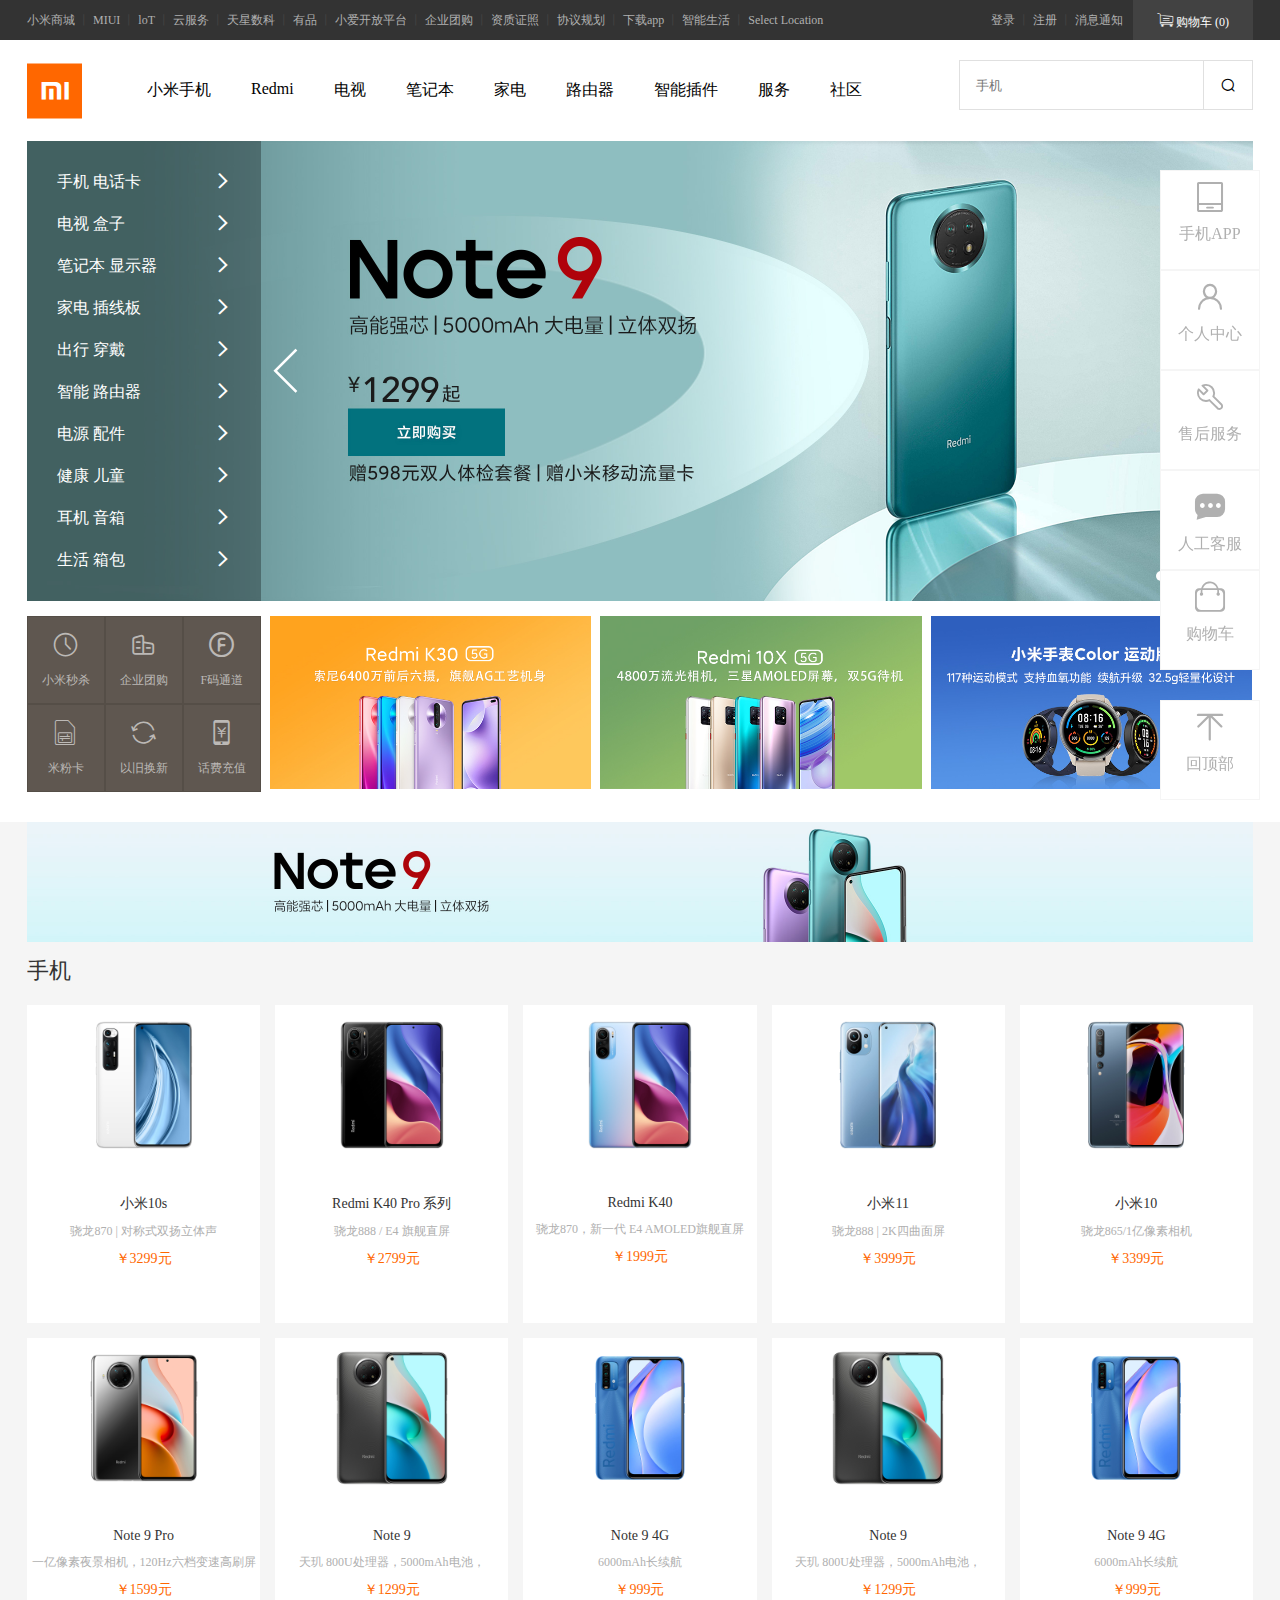
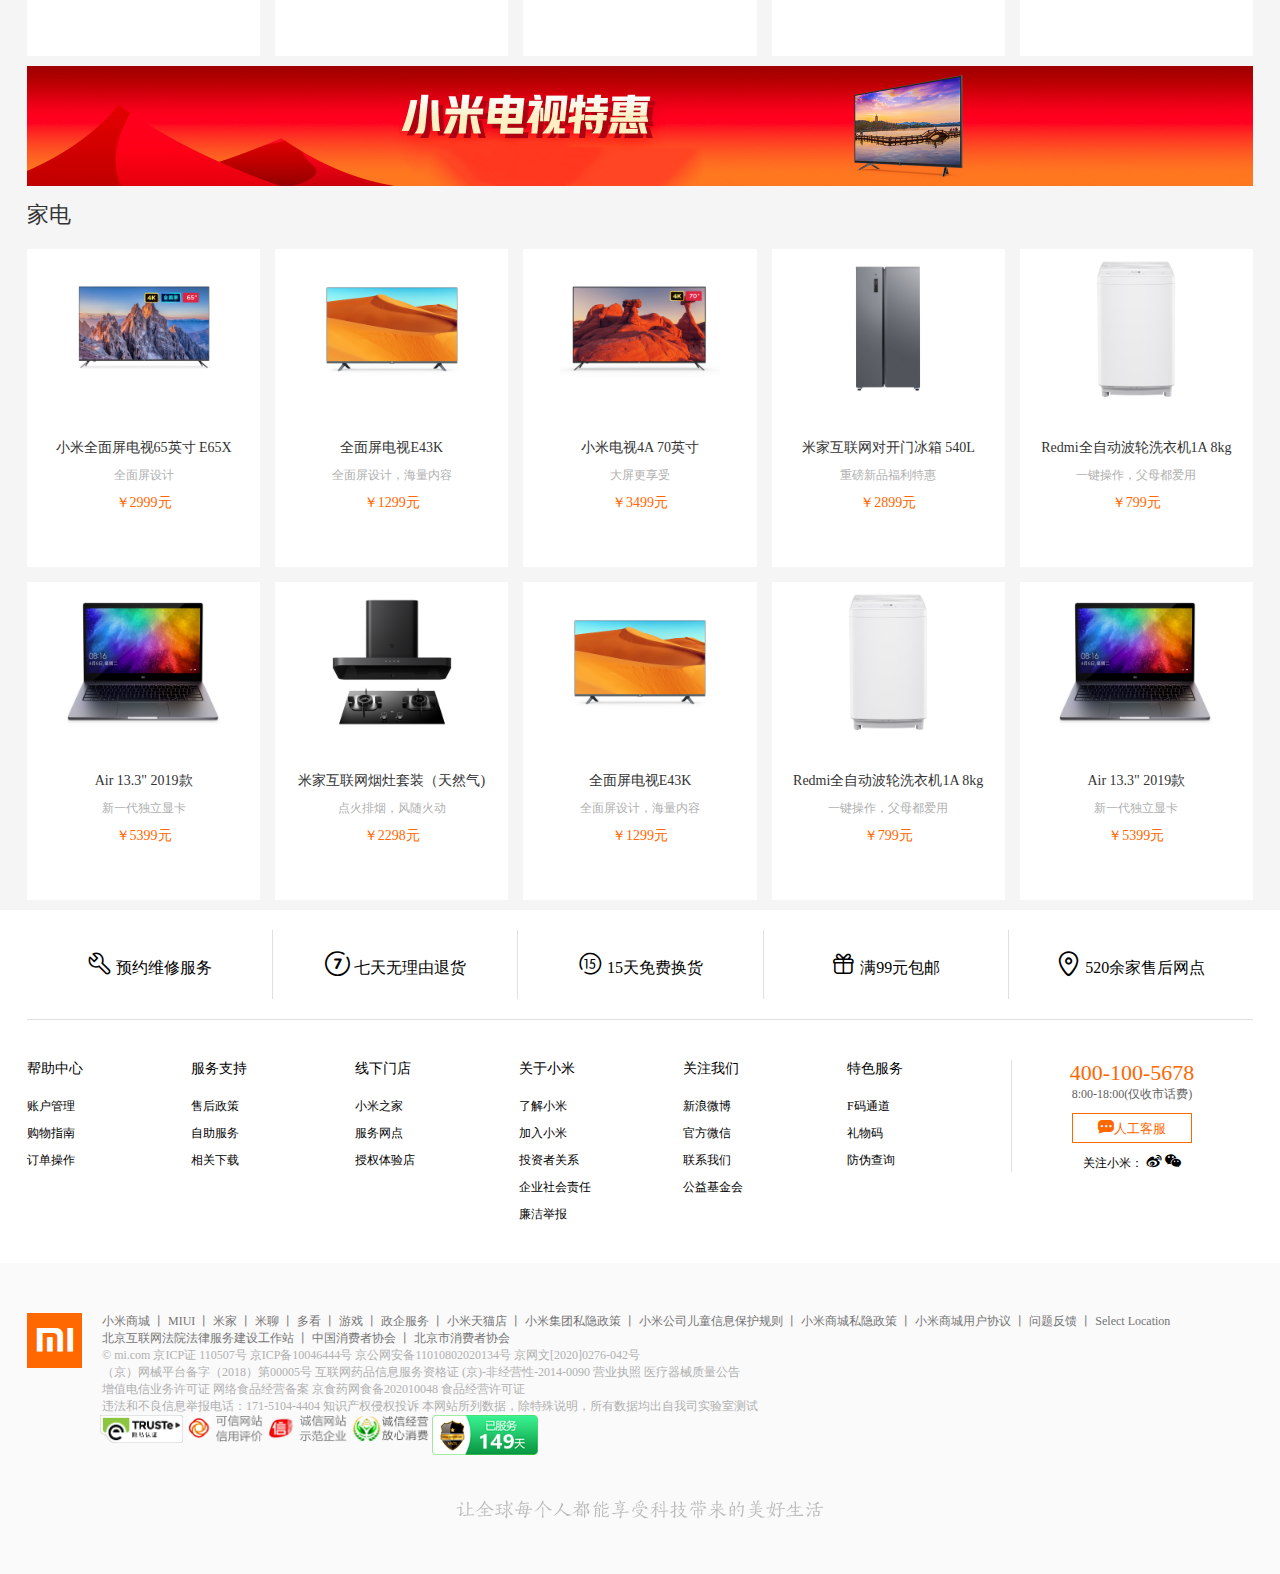
<file: index.html>
<!DOCTYPE html>
<html>
	<head>
		<meta charset="utf-8">
		<title></title>
		<script src="public/data.js"></script>
		<style type="text/css">
			html{
				font-size: 2em;
			}
			body{
				font-size: 2rem;
			}
			div{
				font-size: 50%;
			}
			span{
				font-size: 1rem;
			}
		</style>
		<script type="text/javascript">
			window.location.href = 'home/home.html';
		</script>
	</head>
	<body>
	</body>
</html>
</file>
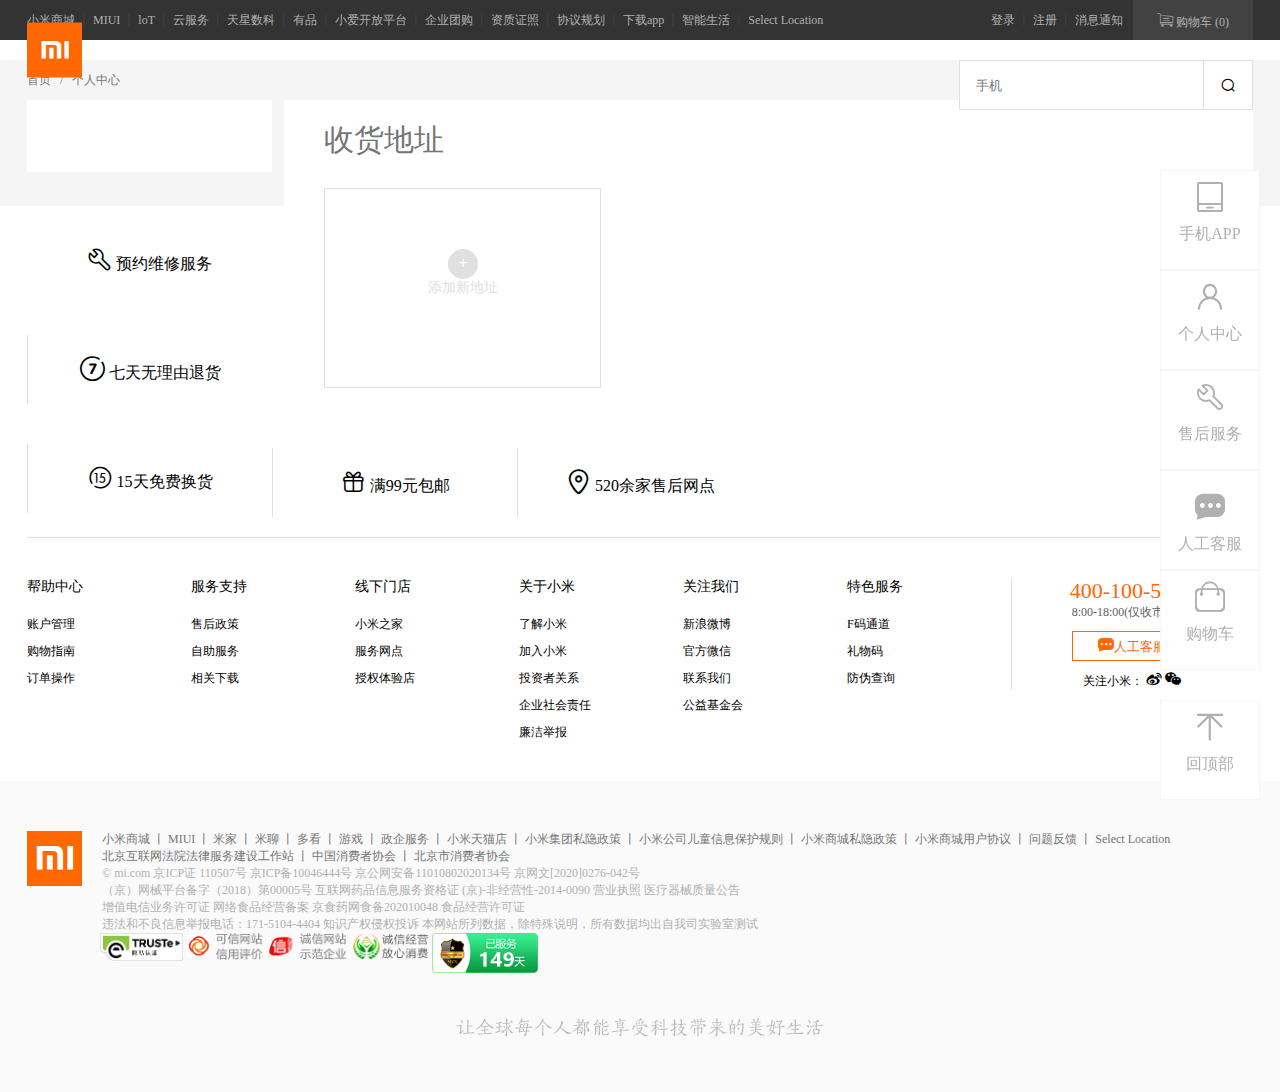
<file: address/address.html>
<!DOCTYPE html>
<html>
	<head>
		<meta charset="utf-8">
		<title>收货地址</title>
		<link rel="icon" href=" ../images/index.ico">
		<link rel="stylesheet" type="text/css" href="../public/font_zppiv2sn6f/iconfont.css"/>
		<link rel="stylesheet" type="text/css" href="../public/reset.css"/>
		<link rel="stylesheet" type="text/css" href="address.css"/>
	</head>
	<body>
		<!-- 顶部 -->
		<div class="top tonglan">
			<div class="top-container w clearfix">
				<ul class="fl clearfix">
					<li><a href="#">小米商城</a></li>
					<li><span class="sep">丨</span></li>
					<li><a href="#">MIUI</a></li>
					<li><span class="sep">丨</span></li>
					<li><a href="#">loT</a></li>
					<li><span class="sep">丨</span></li>
					<li><a href="#">云服务</a></li>
					<li><span class="sep">丨</span></li>
					<li><a href="#">天星数科</a></li>
					<li><span class="sep">丨</span></li>
					<li><a href="#">有品</a></li>
					<li><span class="sep">丨</span></li>
					<li><a href="#">小爱开放平台</a></li>
					<li><span class="sep">丨</span></li>
					<li><a href="#">企业团购</a></li>
					<li><span class="sep">丨</span></li>
					<li><a href="#">资质证照</a></li>
					<li><span class="sep">丨</span></li>
					<li><a href="#">协议规划</a></li>
					<li><span class="sep">丨</span></li>
					<li><a href="#">下载app</a></li>
					<li><span class="sep">丨</span></li>
					<li><a href="#">智能生活</a></li>
					<li><span class="sep">丨</span></li>
					<li><a href="#">Select Location</a></li>
					<div class="clear"></div>
				</ul>
				<ul class="fr">
					<div class="cart fr">
						<a href="../cart/cart.html">
							<span class="iconfont icon-qicheqianlian-select"></span>
							<span>购物车 <span class="count">(0)</span></span>
						</a>
						<div class="cart_content">
							
						</div>
					</div>
					<li><a href="#">消息通知</a></li>
					<li><span class="sep">丨</span></li>
					<li><a href="#">注册</a></li>
					<li><span class="sep">丨</span></li>
					<li><a href="../login/login.html">登录</a></li>
				</ul>
			</div>
		</div>
		<!-- 头部header -->
		<div class="header-warp tonglan">
			<div class="header w clearfix">
				<div class="logobox fl">
					<div class="logo">
						<span class="iconfont icon-index "></span>
						<span class="iconfont icon-xiaomi"></span>
					</div>
				</div>
				<ul class="nav fl clearfix">
					
				</ul>
				<div class="nav-main tonglan"></div>
				<div class="search fr">
					<input name="search" type="text" placeholder="手机">
					<button type="button" class="search-btn">
						<sapn class="iconfont icon-sousuo"></sapn>
					</button>
				</div>
				
			</div>
		</div>
		<!-- banner -->
		<div class="banner-nav tonglan">
			<div class="w">
				<a href="../home/home.html">首页</a>
				<span>&nbsp; / &nbsp;</span>
				<span>个人中心</span>
			</div>
		</div>
		<div class="col-container tonglan">
			<div class="w">
				<div class=" col-left ">
					
				</div>
				<div class="col-right">
					<h1>收货地址</h1>
					<div class="btn">
						<span>+</span>
						<p>添加新地址</p>
						
					</div>
					<div class="address-box">
						
					</div>
				</div>
			</div>
		</div>
		<!-- footer -->
		<div class="site-footer">
			<div class="container w">
				<div class="footer-service">
					<ul class='clearfix'>
						<li class="help">
							<a href="#">
								<span class="iconfont icon-banshou"></span>
								<span>预约维修服务</span>
							</a>
						</li>
						<li>
							<a href="#">
								<span class="iconfont icon-qitian"></span>
								<span>七天无理由退货</span>
							</a>
						</li>
						<li>
							<a href="#">
								<span class="iconfont icon-tian"></span>
								<span>15天免费换货</span>
							</a>
						</li>
						<li>
							<a href="#">
								<span class="iconfont icon-liwu"></span>
								<span>满99元包邮</span>
							</a>
						</li>
						<li>
							<a href="#">
								<span class="iconfont icon-Frame1"></span>
								<span>520余家售后网点</span>
							</a>
						</li>
					</ul>
				</div>
				<div class="footer-links clearfix">
					<dl>
						<dt>帮助中心</dt>
						<dd><a href="#">账户管理</a></dd>
						<dd><a href="#">购物指南</a></dd>
						<dd><a href="#">订单操作</a></dd>
					</dl>
					<dl>
						<dt>服务支持</dt>
						<dd><a href="#">售后政策</a></dd>
						<dd><a href="#">自助服务</a></dd>
						<dd><a href="#">相关下载</a></dd>
					</dl>
					<dl>
						<dt>线下门店</dt>
						<dd><a href="#">小米之家</a></dd>
						<dd><a href="#">服务网点</a></dd>
						<dd><a href="#">授权体验店</a></dd>
					</dl>
					<dl>
						<dt>关于小米</dt>
						<dd><a href="#">了解小米</a></dd>
						<dd><a href="#">加入小米</a></dd>
						<dd><a href="#">投资者关系</a></dd>
						<dd><a href="#">企业社会责任</a></dd>
						<dd><a href="#">廉洁举报</a></dd>
					</dl>
					<dl>
						<dt>关注我们</dt>
						<dd><a href="#">新浪微博</a></dd>
						<dd><a href="#">官方微信</a></dd>
						<dd><a href="#">联系我们</a></dd>
						<dd><a href="#">公益基金会</a></dd>
					</dl>
					<dl>
						<dt>特色服务</dt>
						<dd><a href="#">F码通道</a></dd>
						<dd><a href="#">礼物码</a></dd>
						<dd><a href="#">防伪查询</a></dd>
					</dl>
		
					<div class="col-contact fl">
						<p class="phone">400-100-5678</p>
						<p>8:00-18:00(仅收市话费)</p>
						<a href="#">
							<button type="button"><span class="iconfont icon-kefuxitongicon-"></span><span>人工客服</span></button>
						</a>
						<div class="follow">
							<span>关注小米：</span>
							<a href="#"><span class="iconfont icon-weibo"></span></a>
							<a href="#"><span class="iconfont icon-weixin"></span></a>
						</div>
					</div>
				</div>
			</div>
		</div>
		<div class="site-info">
			<div class=" w container clearfix">
				<div class="logo fl">
					<span class="iconfont icon-xiaomi"></span>
				</div>
				<div class="info-text fl">
					<p class="site">
						<span><a href="#">小米商城</a></span>
						<span>丨</span>
						<span><a href="#">MIUI</a></span>
						<span>丨</span>
						<span><a href="#">米家</a></span>
						<span>丨</span>
						<span><a href="#">米聊</a></span>
						<span>丨</span>
						<span><a href="#">多看</a></span>
						<span>丨</span>
						<span><a href="#">游戏</a></span>
						<span>丨</span>
						<span><a href="#">政企服务</a></span>
						<span>丨</span>
						<span><a href="#">小米天猫店</a></span>
						<span>丨</span>
						<span><a href="#">小米集团私隐政策</a></span>
						<span>丨</span>
						<span><a href="#">小米公司儿童信息保护规则</a></span>
						<span>丨</span>
						<span><a href="#">小米商城私隐政策</a></span>
						<span>丨</span>
						<span><a href="#">小米商城用户协议</a></span>
						<span>丨</span>
						<span><a href="#">问题反馈</a></span>
						<span>丨</span>
						<span><a href="#">Select Location</a></span>
		
					</p>
					<p class="site">
						<span><a href="#">北京互联网法院法律服务建设工作站</a></span>
						<span>丨</span>
						<span><a href="#">中国消费者协会</a></span>
						<span>丨</span>
						<span><a href="#">北京市消费者协会</a></span>
					</p>
					<p>
						<span>©</span>
						<span><a href="#">mi.com</a></span>
						<span>京ICP证 110507号</span>
						<span><a href="#">京ICP备10046444号</a></span>
						<span><a href="#">京公网安备11010802020134号</a></span>
						<span><a href="#">京网文[2020]0276-042号</a></span>
					</p>
					<p>
						<span><a href="#">（京）网械平台备字（2018）第00005号</a></span>
						<span><a href="#">互联网药品信息服务资格证 (京)-非经营性-2014-0090</a></span>
						<span><a href="#">营业执照</a></span>
						<span><a href="#">医疗器械质量公告</a></span>
					</p>
					<p>
						<span><a href="#">增值电信业务许可证</a></span>
						<span> 网络食品经营备案 京食药网食备202010048</span>
						<span><a href="#">食品经营许可证</a></span>
					</p>
					<p>
						<span>违法和不良信息举报电话：171-5104-4404 </span>
						<span><a href="#">知识产权侵权投诉</a></span>
						<span> 本网站所列数据，除特殊说明，所有数据均出自我司实验室测试</span>
					</p>
				</div>
				<div class="info-links">
					<ul class="clearfix">
						<li><a href="#"><img src="../images/truste.png"></a></li>
						<li><a href="#"><img src="../images/v-logo-1.png"></a></li>
						<li><a href="#"><img src="../images/v-logo-2.png"></a></li>
						<li><a href="#"><img src="../images/truste2.png"></a></li>
						<span><a href="#"><img src="../images/truste3.png"></a></span>
					</ul>
				</div>
			</div>
			<div class="slogan">
				<span><img src="../images/slogan2020.png"></span>
			</div>
		</div>
		<div class="sidenav">
			<ul>
				<li>
					<div class="sidenav-box">
						<span class="iconfont icon-shouji"></span>
						<p>手机APP</p>
					</div>
				</li>
				<li>
					<div class="sidenav-box">
						<span class="iconfont icon-ren"></span>
						<p>个人中心</p>
					</div>
				</li>
				<li>
					<div class="sidenav-box">
						<span class="iconfont icon-banshou"></span>
						<p>售后服务</p>
					</div>
				</li>
				<li>
					<div class="sidenav-box">
						<p><span class="iconfont icon-kefuxitongicon-"></span></p>
						<p>人工客服</p>
					</div>
				</li>
				<li>
					<div class="sidenav-box">
						<span class="iconfont icon-gouwu"></span>
						<p>购物车</p>
					</div>
				</li>
		
				<li class="assist1">
					<a href="#home">
						<div class="sidenav-box">
							<span class="iconfont icon-12"></span>
							<p>回顶部</p>
						</div>
					</a>
				</li>
			</ul>
		</div>
		
		<script src="../public/jQuery-1.8.2.js"></script>
		<script src="../public/layer/layer.js"></script>
		<script src="address.js"></script>
	</body>
</html>
</file>
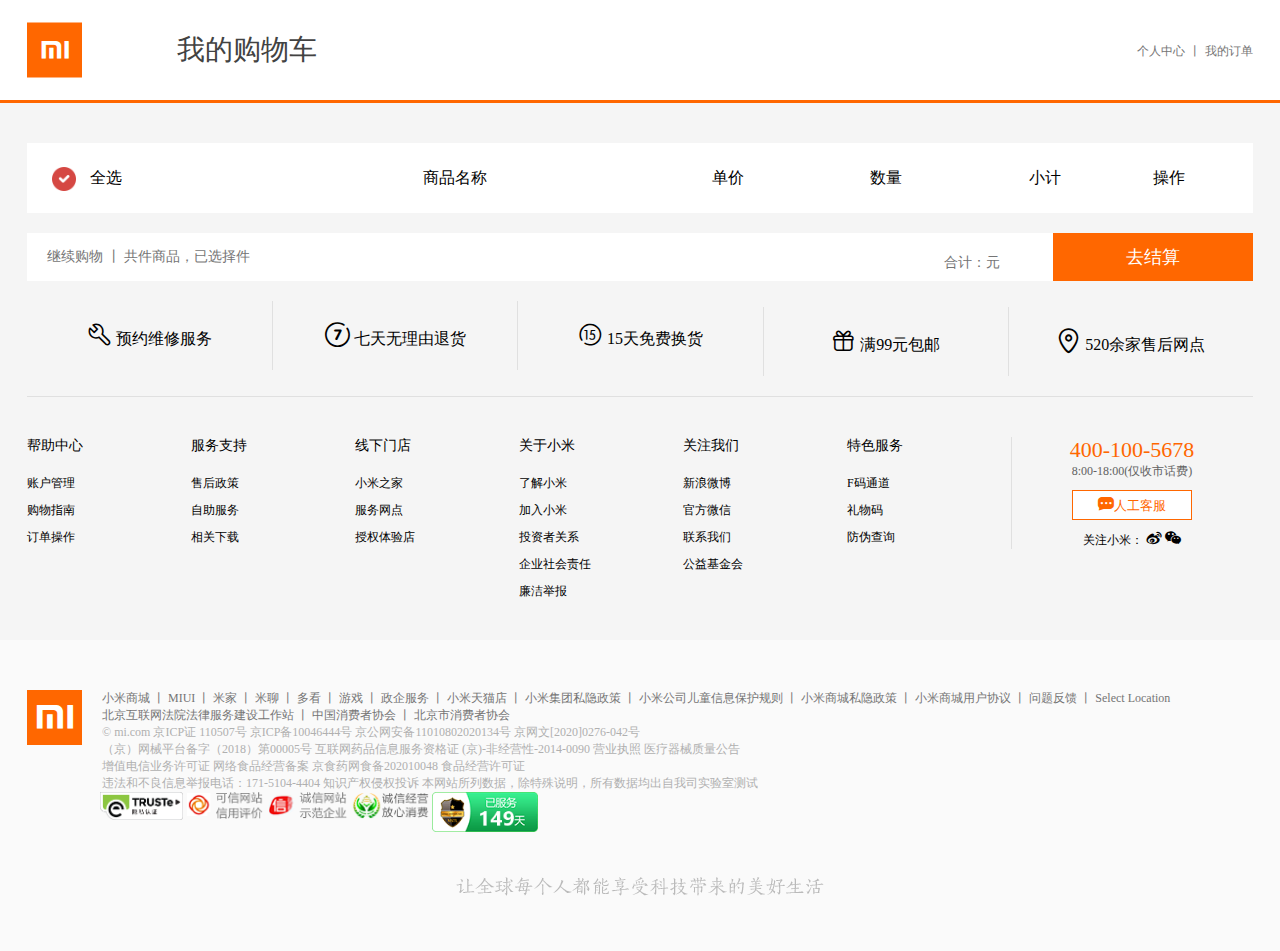
<file: cart/cart.html>
<!DOCTYPE html>
<html>
	<head>
		<meta charset="utf-8">
		<title>我的购物车</title>
		<link rel="icon" href=" ../images/index.ico">
		<link rel="stylesheet" type="text/css" href="../public/font_zppiv2sn6f/iconfont.css"/>
		<link rel="stylesheet" type="text/css" href="../public/reset.css"/>
		<link rel="stylesheet" type="text/css" href="cart.css"/>
	</head>
	<body>
		<!-- 头部header -->
		<div class="header-warp tonglan">
			<div class="header w clearfix">
				<div class="logobox fl">
					<div class="logo">
						<span class="iconfont icon-index "></span>
						<span class="iconfont icon-xiaomi"></span>
					</div>
				</div>
				<h1 class="fl">我的购物车</h1>
				<div class="right fr">
					<a href="../profile/profile.html">个人中心</a>
					<span>丨</span>
					<a href="../order/order.html">我的订单</a>
				</div>
			</div>
		</div>
		
		<div class="cart-box w">
			<div class="cart-title">
				<ul class="cart-title-li">
					<li class='bgc'><i class="checkbox checked all"></i> 全选</li>
					<li class='img-box'></li>
					<li class='name'>商品名称</li>
					<li class="price">单价</li>
					<li class='count'>数量</li>
					<li class='col-total'>小计</li>
					<li class='remove'>操作</li>
				</ul>
				<ul class="cart-list">
					
				</ul>
				
			</div>
			<div class="cart-bar clearfix">
				<div class="left fl">
					<a href="../list/list.html">继续购物</a>
					<span>丨</span>
					<span>共<span class="amount"></span>件商品，已选择<span class='amount-s'></span>件</span>
				</div>
				<div class="right fr">
					合计：<span class="total"></span>元
					<button class="close" type="button">去结算</button>
				</div>
			</div>
		</div>
		<!-- footer -->
		<div class="site-footer">
			<div class="container w">
				<div class="footer-service">
					<ul class='clearfix'>
						<li class="help">
							<a href="#">
								<span class="iconfont icon-banshou"></span>
								<span>预约维修服务</span>
							</a>
						</li>
						<li>
							<a href="#">
								<span class="iconfont icon-qitian"></span>
								<span>七天无理由退货</span>
							</a>
						</li>
						<li>
							<a href="#">
								<span class="iconfont icon-tian"></span>
								<span>15天免费换货</span>
							</a>
						</li>
						<li>
							<a href="#">
								<span class="iconfont icon-liwu"></span>
								<span>满99元包邮</span>
							</a>
						</li>
						<li>
							<a href="#">
								<span class="iconfont icon-Frame1"></span>
								<span>520余家售后网点</span>
							</a>
						</li>
					</ul>
				</div>
				<div class="footer-links clearfix">
					<dl>
						<dt>帮助中心</dt>
						<dd><a href="#">账户管理</a></dd>
						<dd><a href="#">购物指南</a></dd>
						<dd><a href="#">订单操作</a></dd>
					</dl>
					<dl>
						<dt>服务支持</dt>
						<dd><a href="#">售后政策</a></dd>
						<dd><a href="#">自助服务</a></dd>
						<dd><a href="#">相关下载</a></dd>
					</dl>
					<dl>
						<dt>线下门店</dt>
						<dd><a href="#">小米之家</a></dd>
						<dd><a href="#">服务网点</a></dd>
						<dd><a href="#">授权体验店</a></dd>
					</dl>
					<dl>
						<dt>关于小米</dt>
						<dd><a href="#">了解小米</a></dd>
						<dd><a href="#">加入小米</a></dd>
						<dd><a href="#">投资者关系</a></dd>
						<dd><a href="#">企业社会责任</a></dd>
						<dd><a href="#">廉洁举报</a></dd>
					</dl>
					<dl>
						<dt>关注我们</dt>
						<dd><a href="#">新浪微博</a></dd>
						<dd><a href="#">官方微信</a></dd>
						<dd><a href="#">联系我们</a></dd>
						<dd><a href="#">公益基金会</a></dd>
					</dl>
					<dl>
						<dt>特色服务</dt>
						<dd><a href="#">F码通道</a></dd>
						<dd><a href="#">礼物码</a></dd>
						<dd><a href="#">防伪查询</a></dd>
					</dl>
		
					<div class="col-contact fl">
						<p class="phone">400-100-5678</p>
						<p>8:00-18:00(仅收市话费)</p>
						<a href="#">
							<button type="button"><span class="iconfont icon-kefuxitongicon-"></span><span>人工客服</span></button>
						</a>
						<div class="follow">
							<span>关注小米：</span>
							<a href="#"><span class="iconfont icon-weibo"></span></a>
							<a href="#"><span class="iconfont icon-weixin"></span></a>
						</div>
					</div>
				</div>
			</div>
		</div>
		<div class="site-info">
			<div class=" w container clearfix">
				<div class="logo fl">
					<span class="iconfont icon-xiaomi"></span>
				</div>
				<div class="info-text fl">
					<p class="site">
						<span><a href="#">小米商城</a></span>
						<span>丨</span>
						<span><a href="#">MIUI</a></span>
						<span>丨</span>
						<span><a href="#">米家</a></span>
						<span>丨</span>
						<span><a href="#">米聊</a></span>
						<span>丨</span>
						<span><a href="#">多看</a></span>
						<span>丨</span>
						<span><a href="#">游戏</a></span>
						<span>丨</span>
						<span><a href="#">政企服务</a></span>
						<span>丨</span>
						<span><a href="#">小米天猫店</a></span>
						<span>丨</span>
						<span><a href="#">小米集团私隐政策</a></span>
						<span>丨</span>
						<span><a href="#">小米公司儿童信息保护规则</a></span>
						<span>丨</span>
						<span><a href="#">小米商城私隐政策</a></span>
						<span>丨</span>
						<span><a href="#">小米商城用户协议</a></span>
						<span>丨</span>
						<span><a href="#">问题反馈</a></span>
						<span>丨</span>
						<span><a href="#">Select Location</a></span>
		
					</p>
					<p class="site">
						<span><a href="#">北京互联网法院法律服务建设工作站</a></span>
						<span>丨</span>
						<span><a href="#">中国消费者协会</a></span>
						<span>丨</span>
						<span><a href="#">北京市消费者协会</a></span>
					</p>
					<p>
						<span>©</span>
						<span><a href="#">mi.com</a></span>
						<span>京ICP证 110507号</span>
						<span><a href="#">京ICP备10046444号</a></span>
						<span><a href="#">京公网安备11010802020134号</a></span>
						<span><a href="#">京网文[2020]0276-042号</a></span>
					</p>
					<p>
						<span><a href="#">（京）网械平台备字（2018）第00005号</a></span>
						<span><a href="#">互联网药品信息服务资格证 (京)-非经营性-2014-0090</a></span>
						<span><a href="#">营业执照</a></span>
						<span><a href="#">医疗器械质量公告</a></span>
					</p>
					<p>
						<span><a href="#">增值电信业务许可证</a></span>
						<span> 网络食品经营备案 京食药网食备202010048</span>
						<span><a href="#">食品经营许可证</a></span>
					</p>
					<p>
						<span>违法和不良信息举报电话：171-5104-4404 </span>
						<span><a href="#">知识产权侵权投诉</a></span>
						<span> 本网站所列数据，除特殊说明，所有数据均出自我司实验室测试</span>
					</p>
				</div>
				<div class="info-links">
					<ul class="clearfix">
						<li><a href="#"><img src="../images/truste.png"></a></li>
						<li><a href="#"><img src="../images/v-logo-1.png"></a></li>
						<li><a href="#"><img src="../images/v-logo-2.png"></a></li>
						<li><a href="#"><img src="../images/truste2.png"></a></li>
						<span><a href="#"><img src="../images/truste3.png"></a></span>
					</ul>
				</div>
			</div>
			<div class="slogan">
				<span><img src="../images/slogan2020.png"></span>
			</div>
		</div>
		
		<script src="../public/jQuery-1.8.2.js"></script>
		<script src="cart.js"></script>
	</body>
</html>
</file>
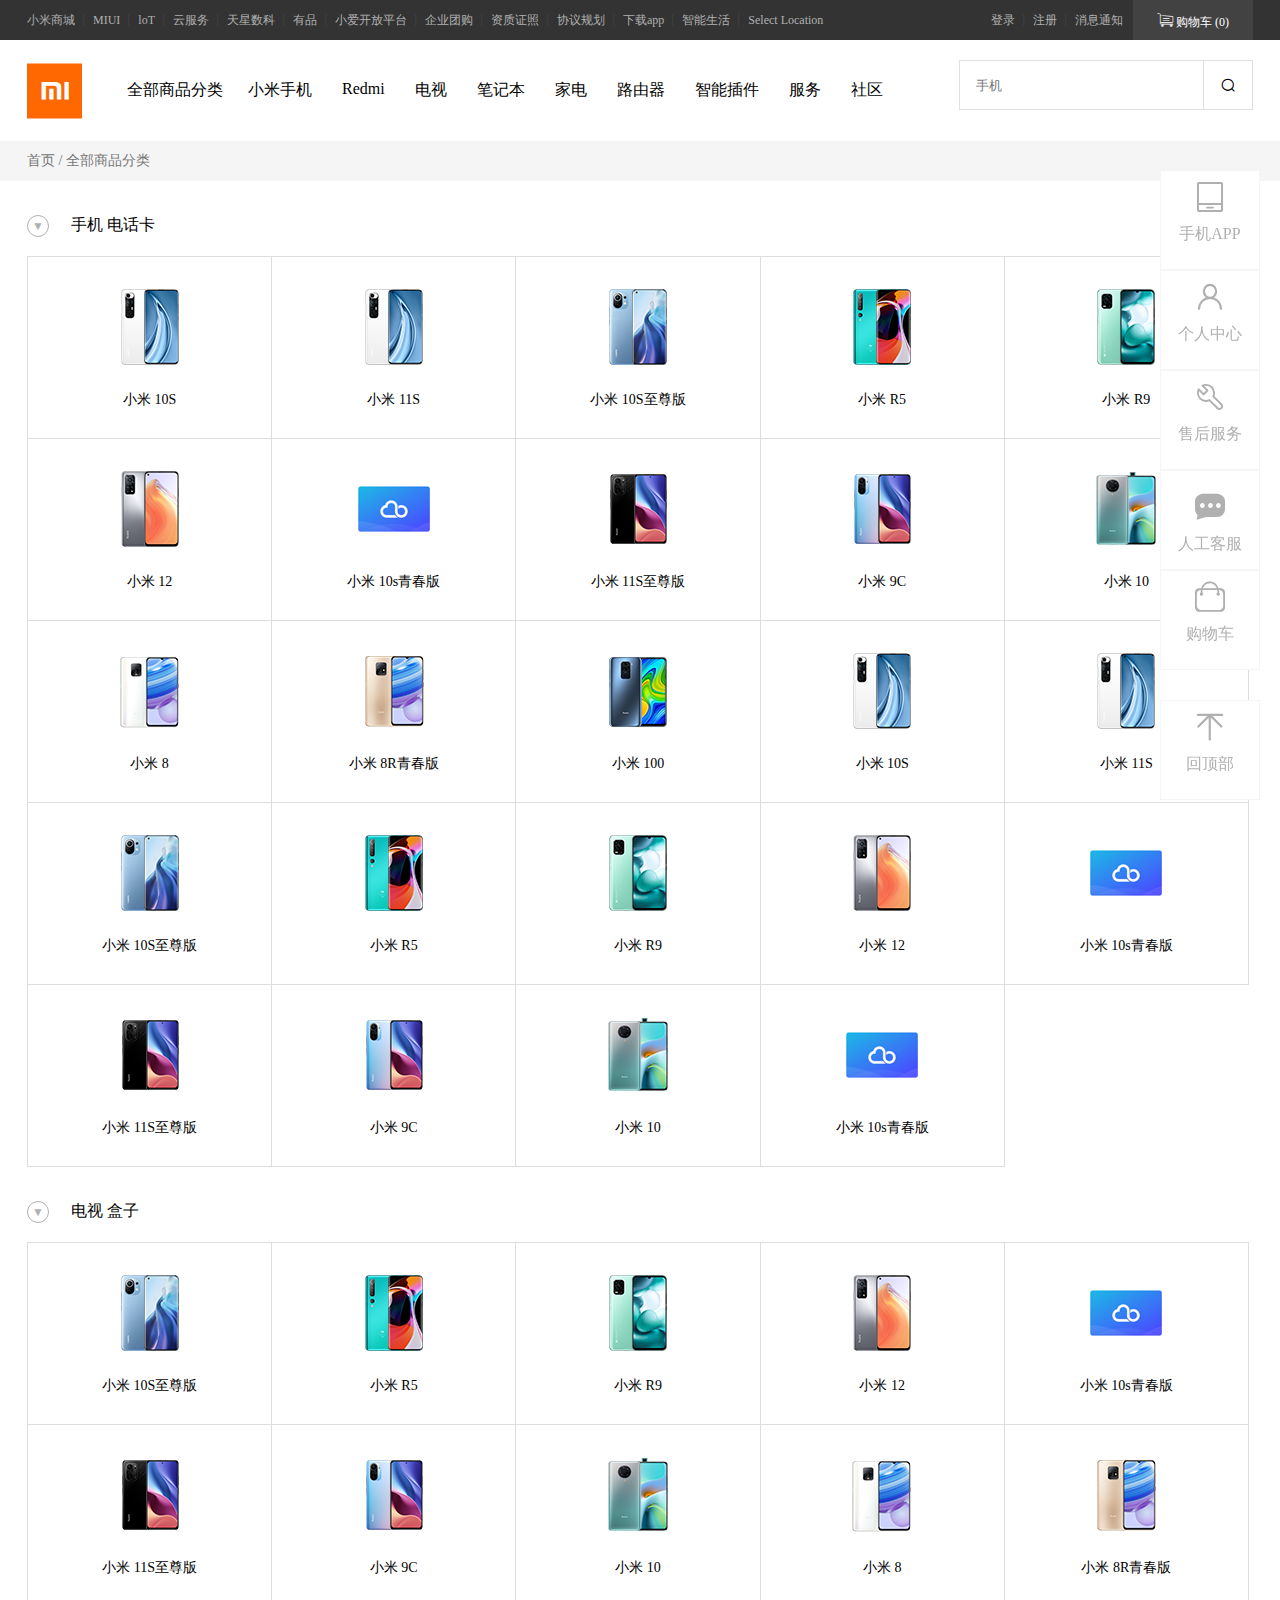
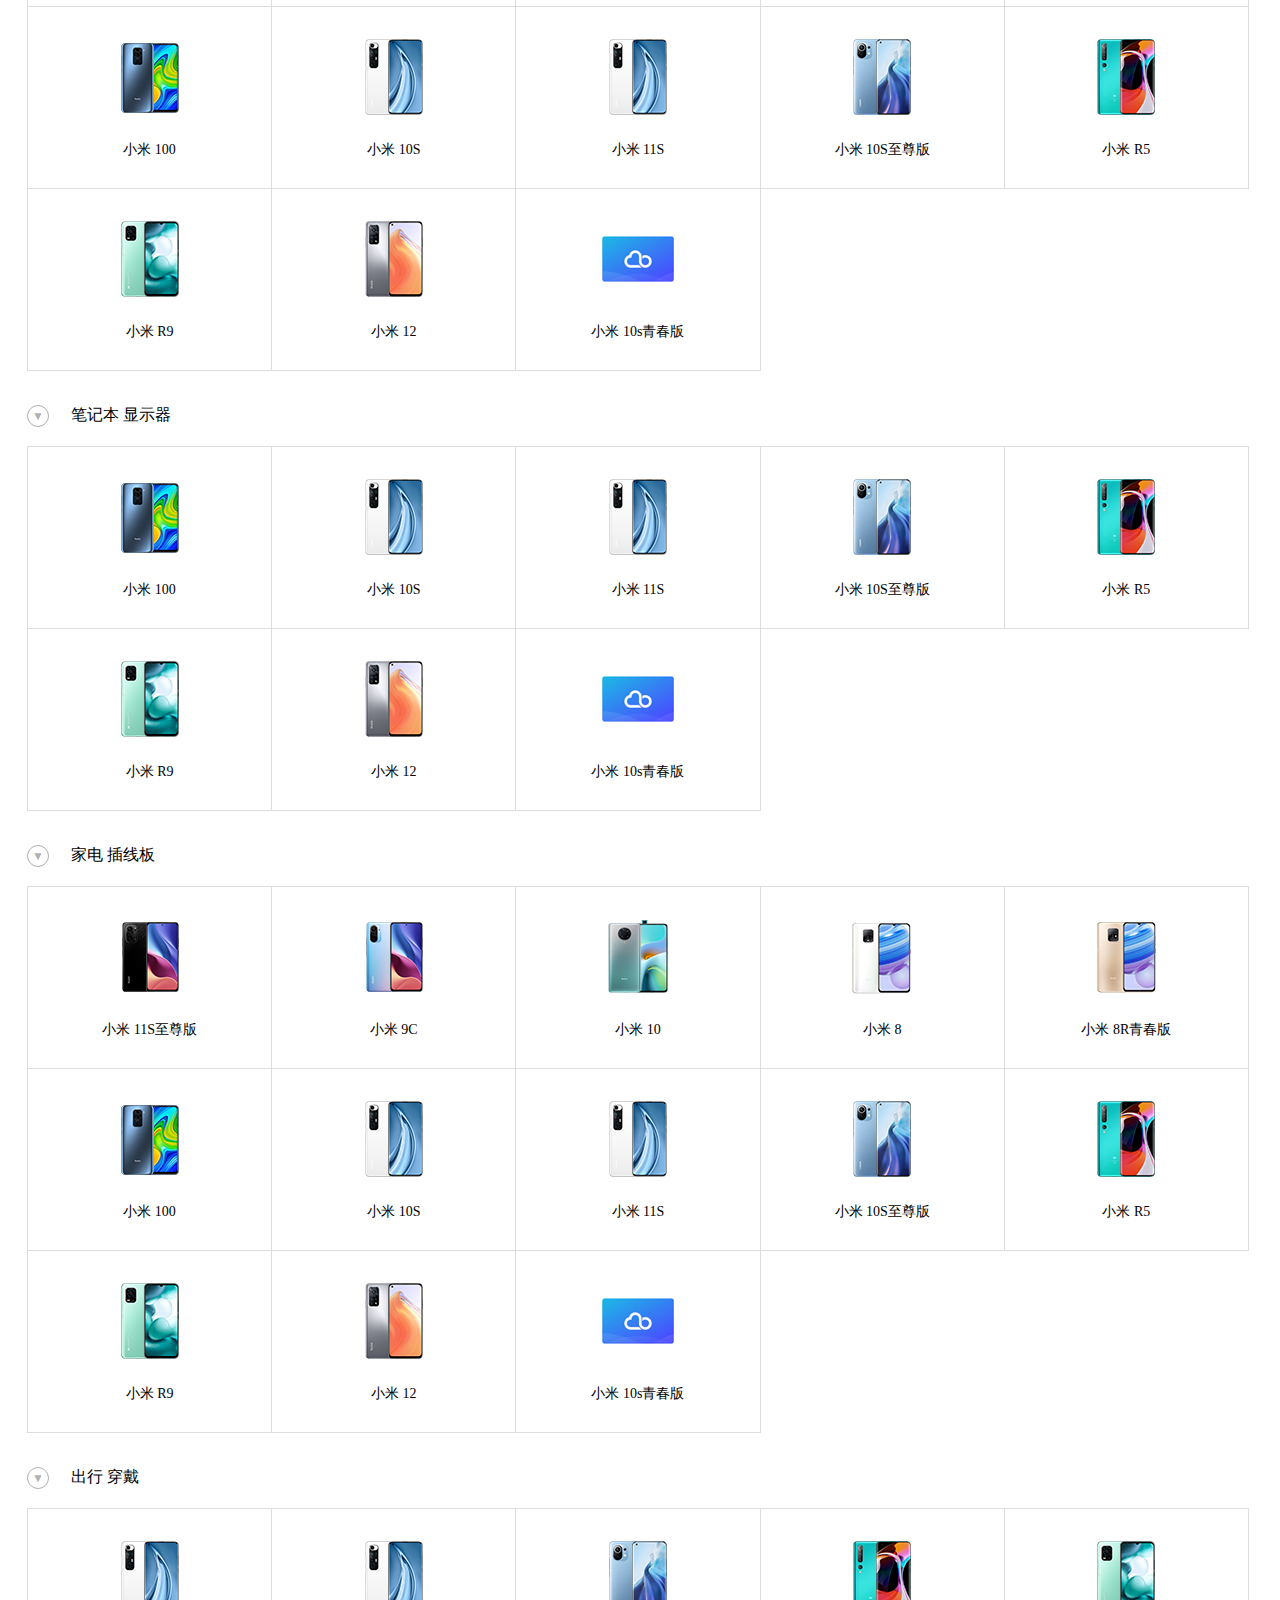
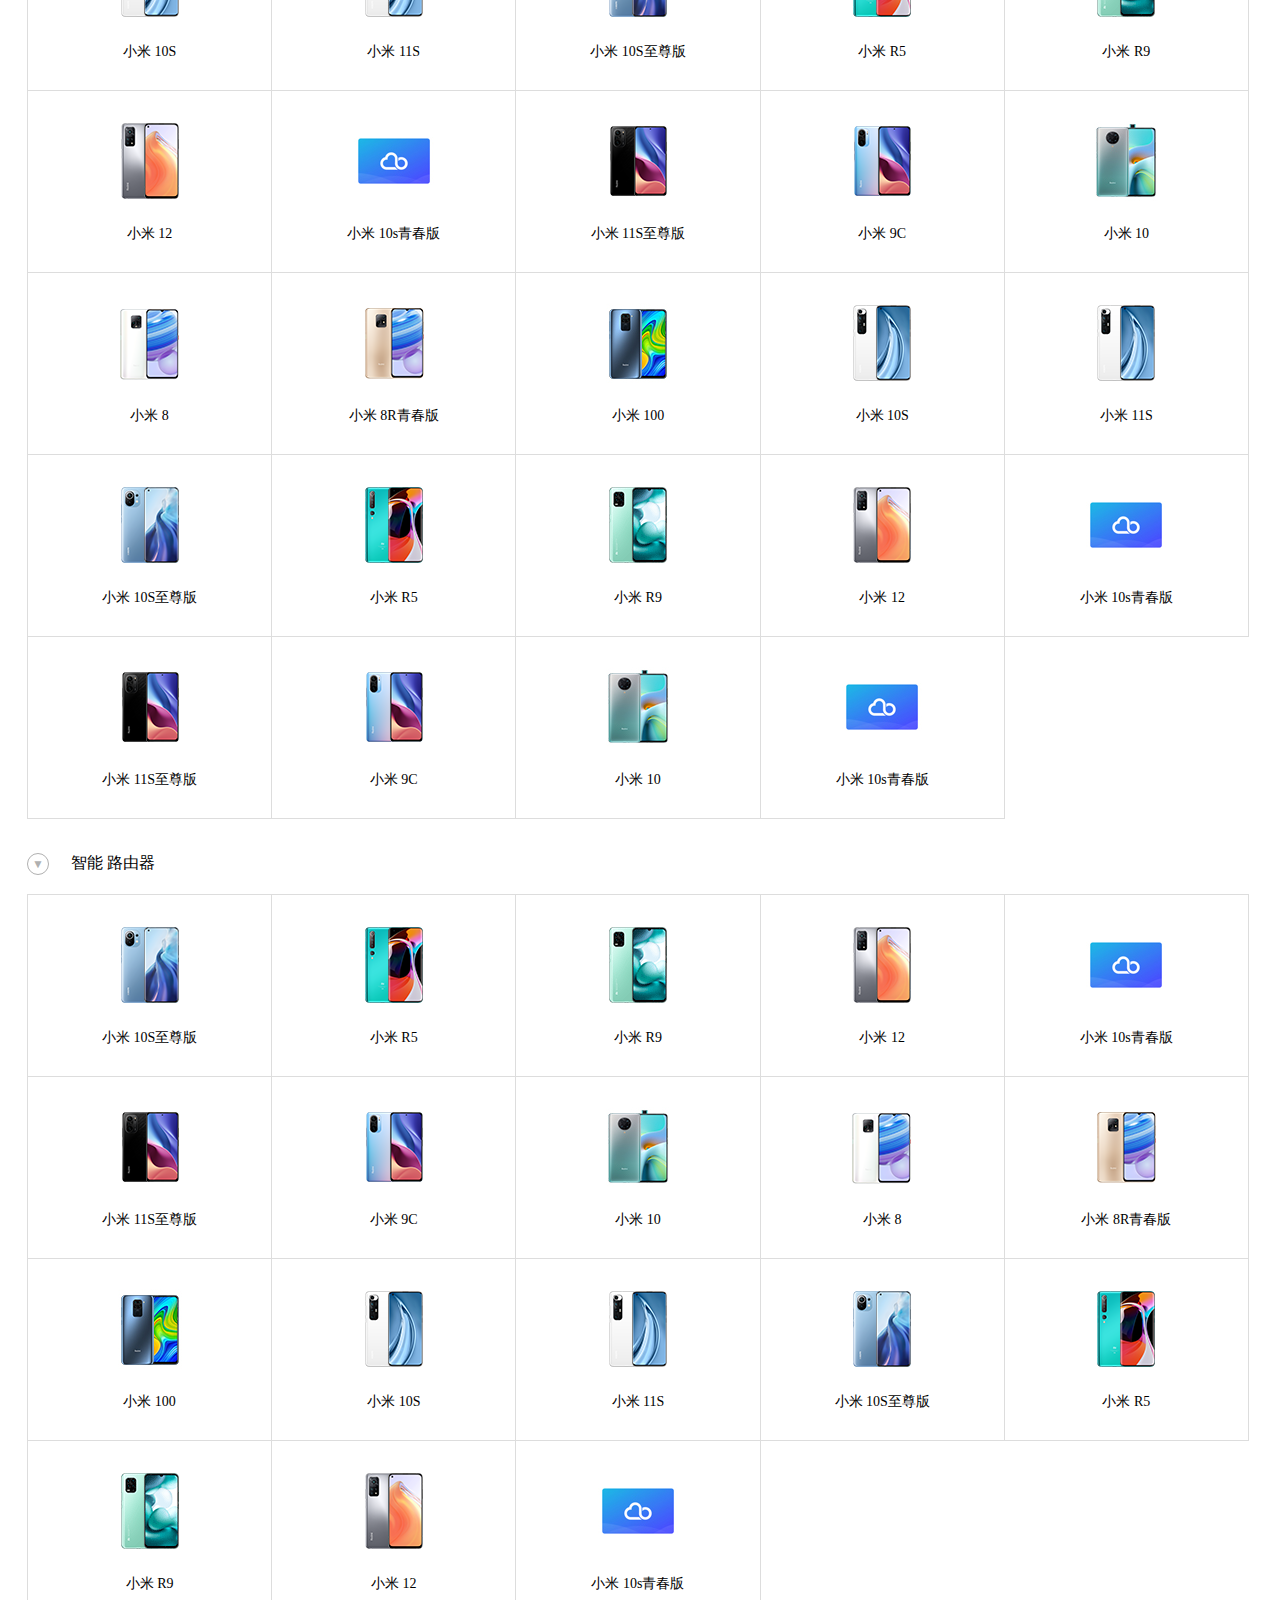
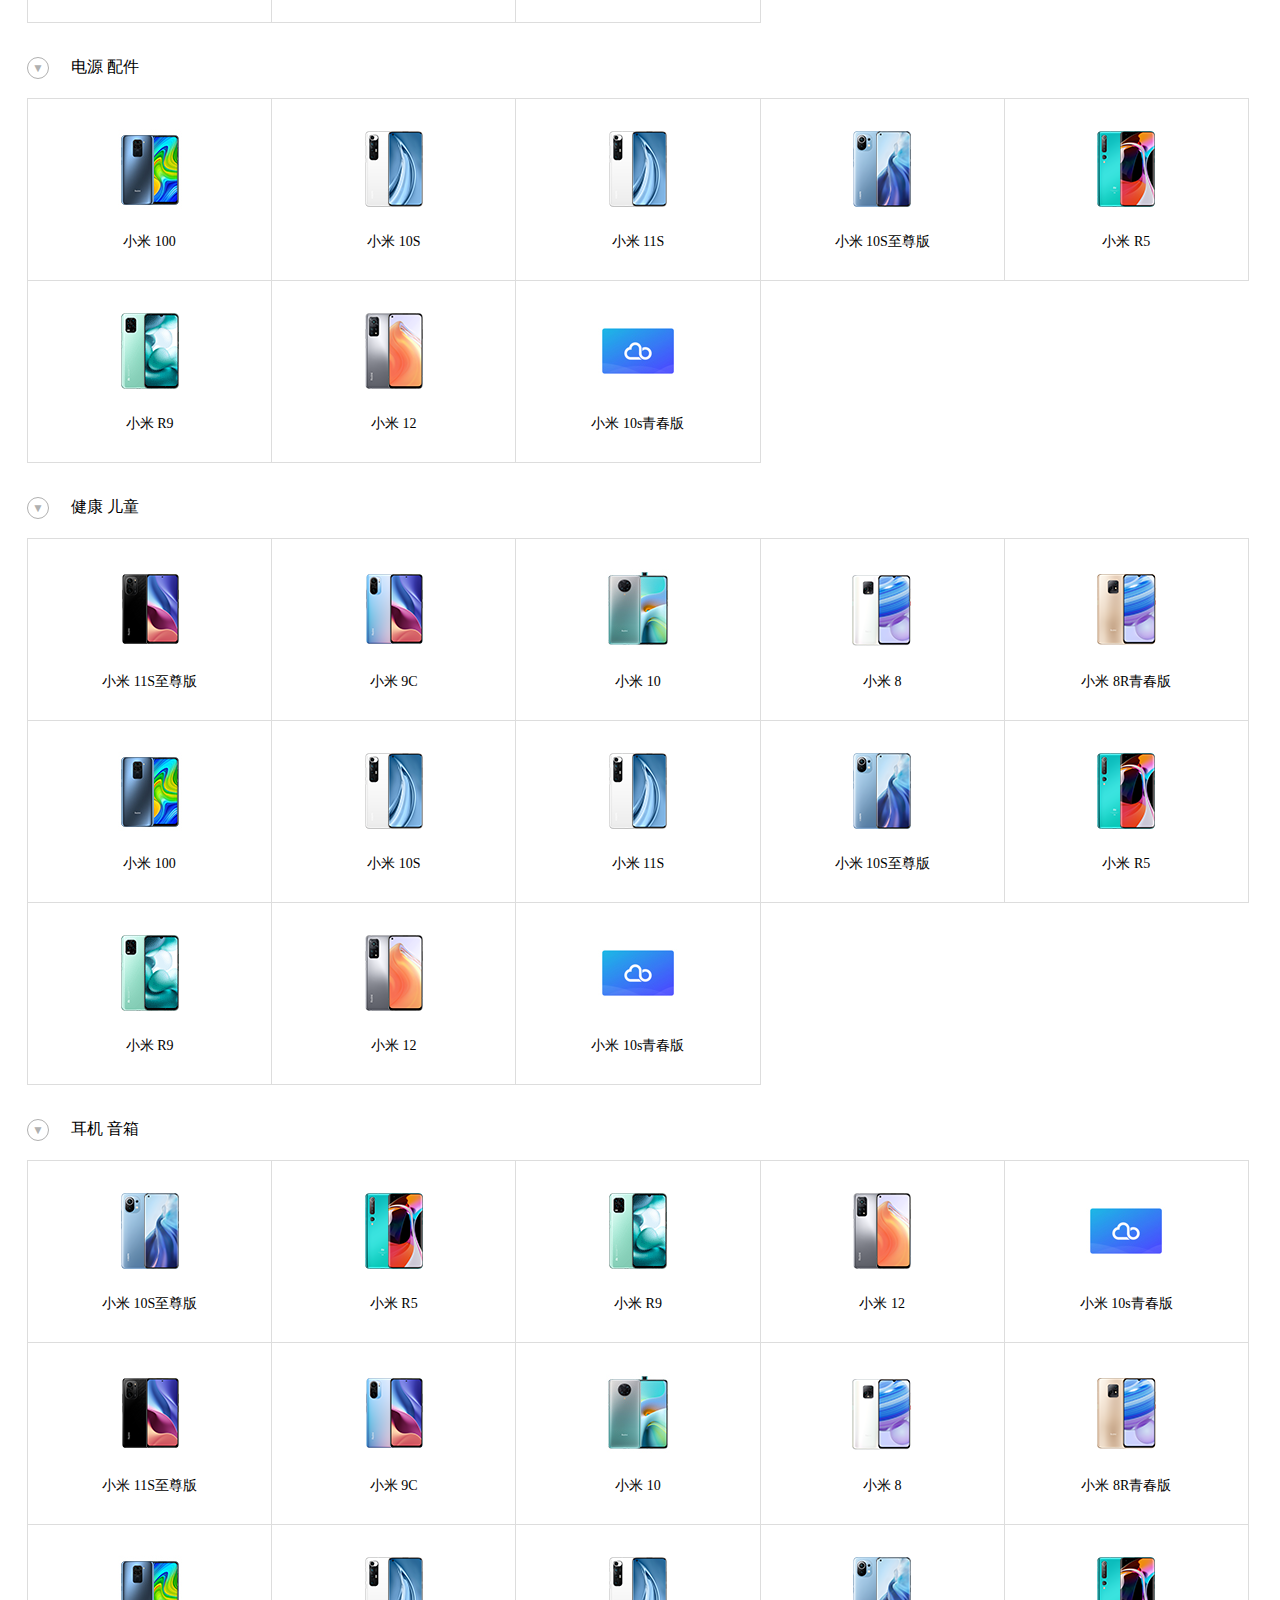
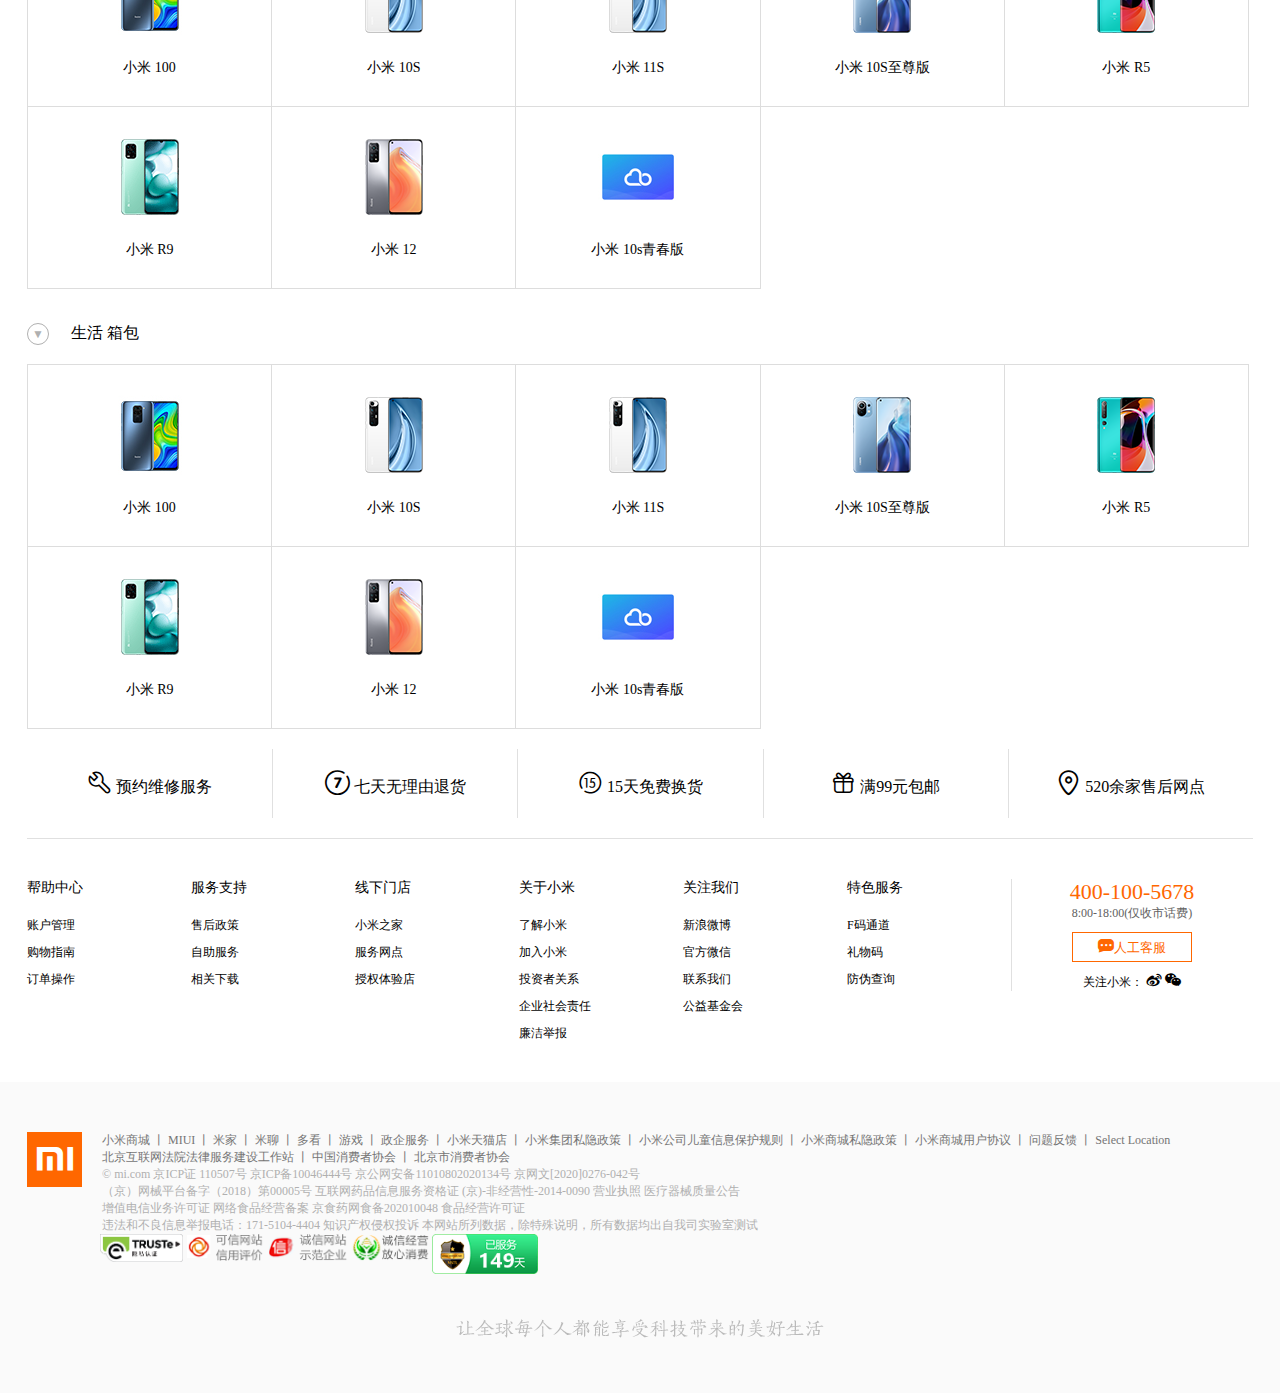
<file: category/category.html>
<!DOCTYPE html>
<html>
	<head>
		<meta charset="utf-8">
		<title>全部商品分类</title>
		<link rel="icon" href=" ../images/index.ico">
		<script src="../public/data.js"></script>
		<link rel="stylesheet" type="text/css" href="../public/font_zppiv2sn6f/iconfont.css"/>
		<link rel="stylesheet" type="text/css" href="../public/reset.css"/>
		<link rel="stylesheet" type="text/css" href="category.css"/>
	</head>
	<body>
		<!-- 顶部 -->
		<div class="top tonglan">
			<div class="top-container w clearfix">
				<ul class="fl clearfix">
					<li><a href="#">小米商城</a></li>
					<li><span class="sep">丨</span></li>
					<li><a href="#">MIUI</a></li>
					<li><span class="sep">丨</span></li>
					<li><a href="#">loT</a></li>
					<li><span class="sep">丨</span></li>
					<li><a href="#">云服务</a></li>
					<li><span class="sep">丨</span></li>
					<li><a href="#">天星数科</a></li>
					<li><span class="sep">丨</span></li>
					<li><a href="#">有品</a></li>
					<li><span class="sep">丨</span></li>
					<li><a href="#">小爱开放平台</a></li>
					<li><span class="sep">丨</span></li>
					<li><a href="#">企业团购</a></li>
					<li><span class="sep">丨</span></li>
					<li><a href="#">资质证照</a></li>
					<li><span class="sep">丨</span></li>
					<li><a href="#">协议规划</a></li>
					<li><span class="sep">丨</span></li>
					<li><a href="#">下载app</a></li>
					<li><span class="sep">丨</span></li>
					<li><a href="#">智能生活</a></li>
					<li><span class="sep">丨</span></li>
					<li><a href="#">Select Location</a></li>
					<div class="clear"></div>
				</ul>
				<ul class="fr">
					<div class="cart fr">
						<a href="../cart/cart.html">
							<span class="iconfont icon-qicheqianlian-select"></span>
							<span>购物车 <span class="count">(0)</span></span>
						</a>
						<div class="cart_content">
							
						</div>
					</div>
					<li><a href="#">消息通知</a></li>
					<li><span class="sep">丨</span></li>
					<li><a href="#">注册</a></li>
					<li><span class="sep">丨</span></li>
					<li><a href="../login/login.html">登录</a></li>
				</ul>
			</div>
		</div>
		<!-- 头部header -->
		<div class="header-warp tonglan">
			<div class="header w clearfix">
				<div class="logobox fl">
					<div class="logo">
						<span class="iconfont icon-index "></span>
						<span class="iconfont icon-xiaomi"></span>
					</div>
				</div>
				<ul class="nav fl clearfix">
					
				</ul>
				<div class="nav-main tonglan"></div>
				<div class="search fr">
					<input name="search" type="text" placeholder="手机">
					<button type="button" class="search-btn">
						<sapn class="iconfont icon-sousuo"></sapn>
					</button>
				</div>
				
			</div>
		</div>
		<div class="breadcrumbs tonglan">
			<div class="nav w">
				<a href="../home/home.html">首页</a>
				<span>/</span>
				<span>全部商品分类</span>
			</div>
		</div>
		<div class="category-list w">
			
			<ul class="category">
			</ul>
		</div>
		<!-- footer -->
		<div class="site-footer">
			<div class="container w">
				<div class="footer-service">
					<ul class='clearfix'>
						<li class="help">
							<a href="#">
								<span class="iconfont icon-banshou"></span>
								<span>预约维修服务</span>
							</a>
						</li>
						<li>
							<a href="#">
								<span class="iconfont icon-qitian"></span>
								<span>七天无理由退货</span>
							</a>
						</li>
						<li>
							<a href="#">
								<span class="iconfont icon-tian"></span>
								<span>15天免费换货</span>
							</a>
						</li>
						<li>
							<a href="#">
								<span class="iconfont icon-liwu"></span>
								<span>满99元包邮</span>
							</a>
						</li>
						<li>
							<a href="#">
								<span class="iconfont icon-Frame1"></span>
								<span>520余家售后网点</span>
							</a>
						</li>
					</ul>
				</div>
				<div class="footer-links clearfix">
					<dl>
						<dt>帮助中心</dt>
						<dd><a href="#">账户管理</a></dd>
						<dd><a href="#">购物指南</a></dd>
						<dd><a href="#">订单操作</a></dd>
					</dl>
					<dl>
						<dt>服务支持</dt>
						<dd><a href="#">售后政策</a></dd>
						<dd><a href="#">自助服务</a></dd>
						<dd><a href="#">相关下载</a></dd>
					</dl>
					<dl>
						<dt>线下门店</dt>
						<dd><a href="#">小米之家</a></dd>
						<dd><a href="#">服务网点</a></dd>
						<dd><a href="#">授权体验店</a></dd>
					</dl>
					<dl>
						<dt>关于小米</dt>
						<dd><a href="#">了解小米</a></dd>
						<dd><a href="#">加入小米</a></dd>
						<dd><a href="#">投资者关系</a></dd>
						<dd><a href="#">企业社会责任</a></dd>
						<dd><a href="#">廉洁举报</a></dd>
					</dl>
					<dl>
						<dt>关注我们</dt>
						<dd><a href="#">新浪微博</a></dd>
						<dd><a href="#">官方微信</a></dd>
						<dd><a href="#">联系我们</a></dd>
						<dd><a href="#">公益基金会</a></dd>
					</dl>
					<dl>
						<dt>特色服务</dt>
						<dd><a href="#">F码通道</a></dd>
						<dd><a href="#">礼物码</a></dd>
						<dd><a href="#">防伪查询</a></dd>
					</dl>
		
					<div class="col-contact fl">
						<p class="phone">400-100-5678</p>
						<p>8:00-18:00(仅收市话费)</p>
						<a href="#">
							<button type="button"><span class="iconfont icon-kefuxitongicon-"></span><span>人工客服</span></button>
						</a>
						<div class="follow">
							<span>关注小米：</span>
							<a href="#"><span class="iconfont icon-weibo"></span></a>
							<a href="#"><span class="iconfont icon-weixin"></span></a>
						</div>
					</div>
				</div>
			</div>
		</div>
		<div class="site-info">
			<div class=" w container clearfix">
				<div class="logo fl">
					<span class="iconfont icon-xiaomi"></span>
				</div>
				<div class="info-text fl">
					<p class="site">
						<span><a href="#">小米商城</a></span>
						<span>丨</span>
						<span><a href="#">MIUI</a></span>
						<span>丨</span>
						<span><a href="#">米家</a></span>
						<span>丨</span>
						<span><a href="#">米聊</a></span>
						<span>丨</span>
						<span><a href="#">多看</a></span>
						<span>丨</span>
						<span><a href="#">游戏</a></span>
						<span>丨</span>
						<span><a href="#">政企服务</a></span>
						<span>丨</span>
						<span><a href="#">小米天猫店</a></span>
						<span>丨</span>
						<span><a href="#">小米集团私隐政策</a></span>
						<span>丨</span>
						<span><a href="#">小米公司儿童信息保护规则</a></span>
						<span>丨</span>
						<span><a href="#">小米商城私隐政策</a></span>
						<span>丨</span>
						<span><a href="#">小米商城用户协议</a></span>
						<span>丨</span>
						<span><a href="#">问题反馈</a></span>
						<span>丨</span>
						<span><a href="#">Select Location</a></span>
		
					</p>
					<p class="site">
						<span><a href="#">北京互联网法院法律服务建设工作站</a></span>
						<span>丨</span>
						<span><a href="#">中国消费者协会</a></span>
						<span>丨</span>
						<span><a href="#">北京市消费者协会</a></span>
					</p>
					<p>
						<span>©</span>
						<span><a href="#">mi.com</a></span>
						<span>京ICP证 110507号</span>
						<span><a href="#">京ICP备10046444号</a></span>
						<span><a href="#">京公网安备11010802020134号</a></span>
						<span><a href="#">京网文[2020]0276-042号</a></span>
					</p>
					<p>
						<span><a href="#">（京）网械平台备字（2018）第00005号</a></span>
						<span><a href="#">互联网药品信息服务资格证 (京)-非经营性-2014-0090</a></span>
						<span><a href="#">营业执照</a></span>
						<span><a href="#">医疗器械质量公告</a></span>
					</p>
					<p>
						<span><a href="#">增值电信业务许可证</a></span>
						<span> 网络食品经营备案 京食药网食备202010048</span>
						<span><a href="#">食品经营许可证</a></span>
					</p>
					<p>
						<span>违法和不良信息举报电话：171-5104-4404 </span>
						<span><a href="#">知识产权侵权投诉</a></span>
						<span> 本网站所列数据，除特殊说明，所有数据均出自我司实验室测试</span>
					</p>
				</div>
				<div class="info-links">
					<ul class="clearfix">
						<li><a href="#"><img src="../images/truste.png"></a></li>
						<li><a href="#"><img src="../images/v-logo-1.png"></a></li>
						<li><a href="#"><img src="../images/v-logo-2.png"></a></li>
						<li><a href="#"><img src="../images/truste2.png"></a></li>
						<span><a href="#"><img src="../images/truste3.png"></a></span>
					</ul>
				</div>
			</div>
			<div class="slogan">
				<span><img src="../images/slogan2020.png"></span>
			</div>
		</div>
		<div class="sidenav">
			<ul>
				<li>
					<div class="sidenav-box">
						<span class="iconfont icon-shouji"></span>
						<p>手机APP</p>
					</div>
				</li>
				<li>
					<div class="sidenav-box">
						<span class="iconfont icon-ren"></span>
						<p>个人中心</p>
					</div>
				</li>
				<li>
					<div class="sidenav-box">
						<span class="iconfont icon-banshou"></span>
						<p>售后服务</p>
					</div>
				</li>
				<li>
					<div class="sidenav-box">
						<p><span class="iconfont icon-kefuxitongicon-"></span></p>
						<p>人工客服</p>
					</div>
				</li>
				<li>
					<div class="sidenav-box">
						<span class="iconfont icon-gouwu"></span>
						<p>购物车</p>
					</div>
				</li>
		
				<li class="assist1">
					<a href="#home">
						<div class="sidenav-box">
							<span class="iconfont icon-12"></span>
							<p>回顶部</p>
						</div>
					</a>
				</li>
			</ul>
		</div>
		
		<script src="../public/jQuery-1.8.2.js"></script>
		<script src="category.js"></script>
	</body>
</html>
</file>
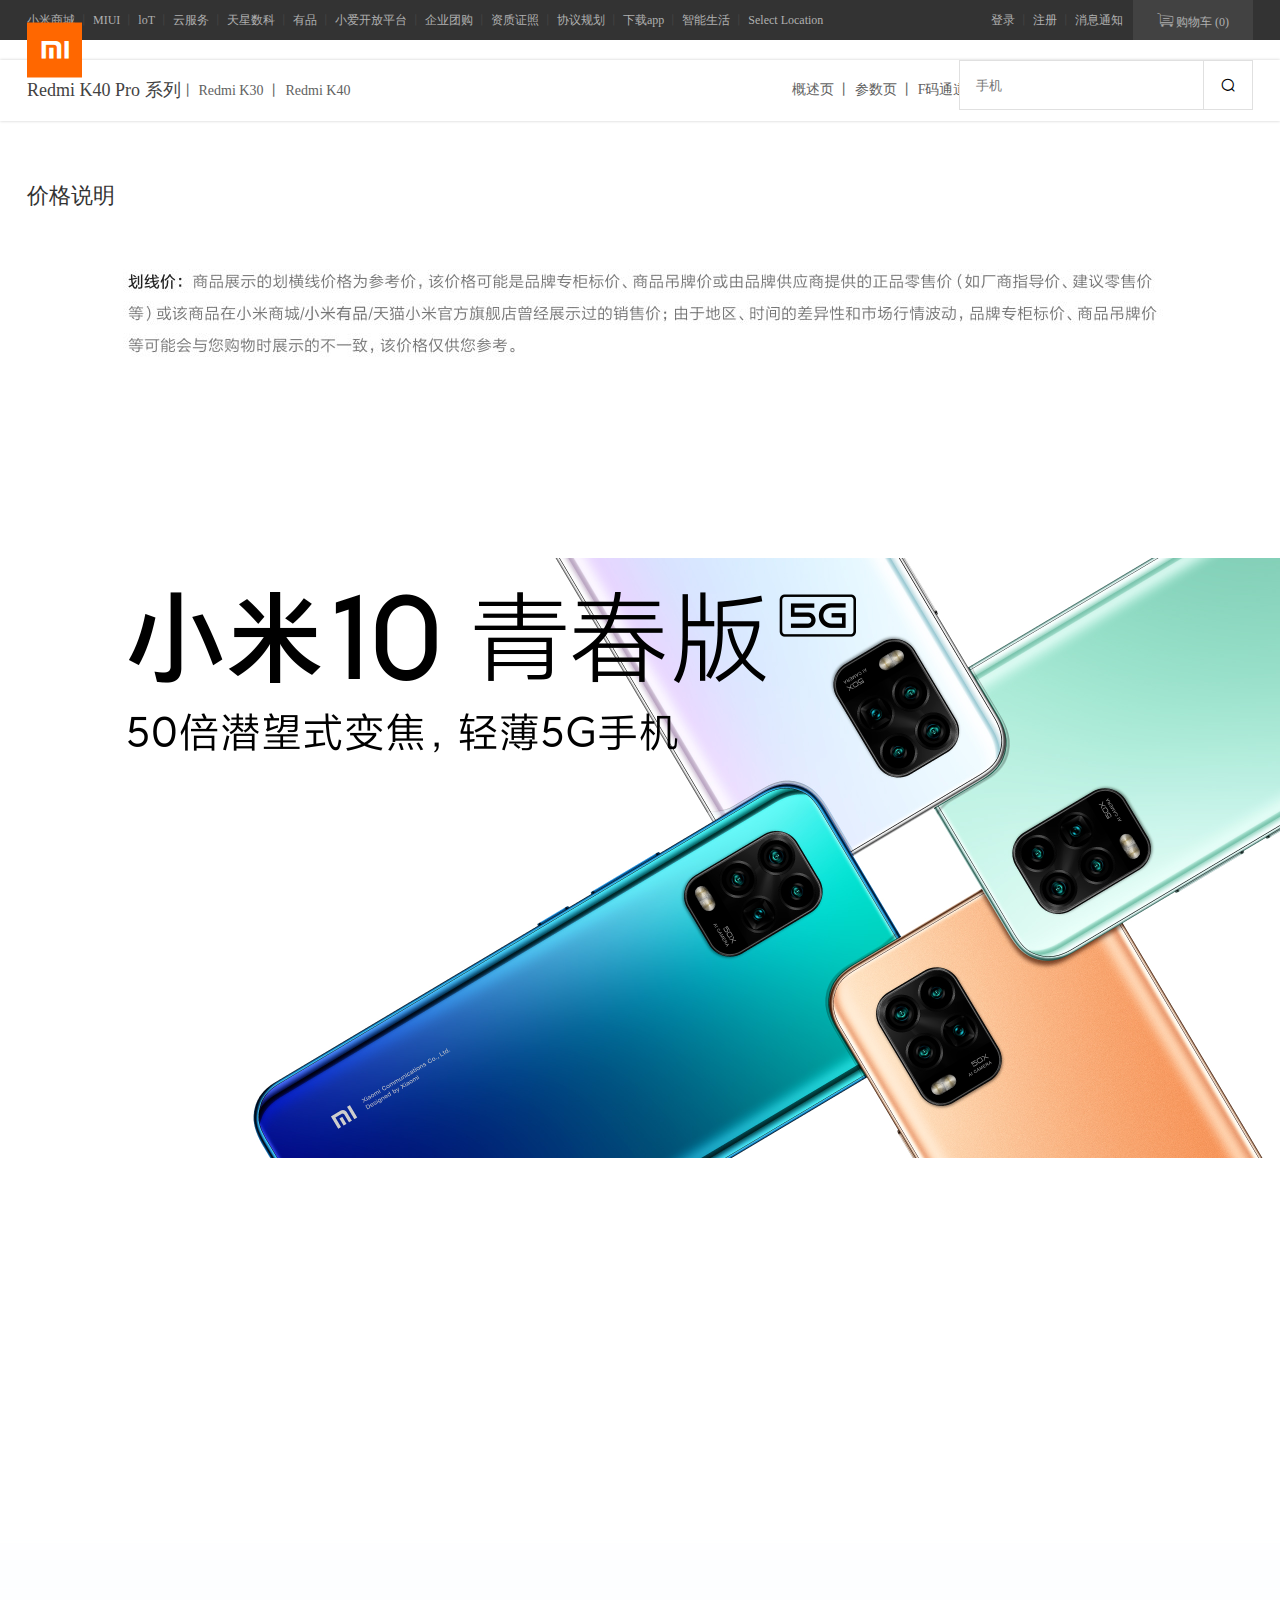
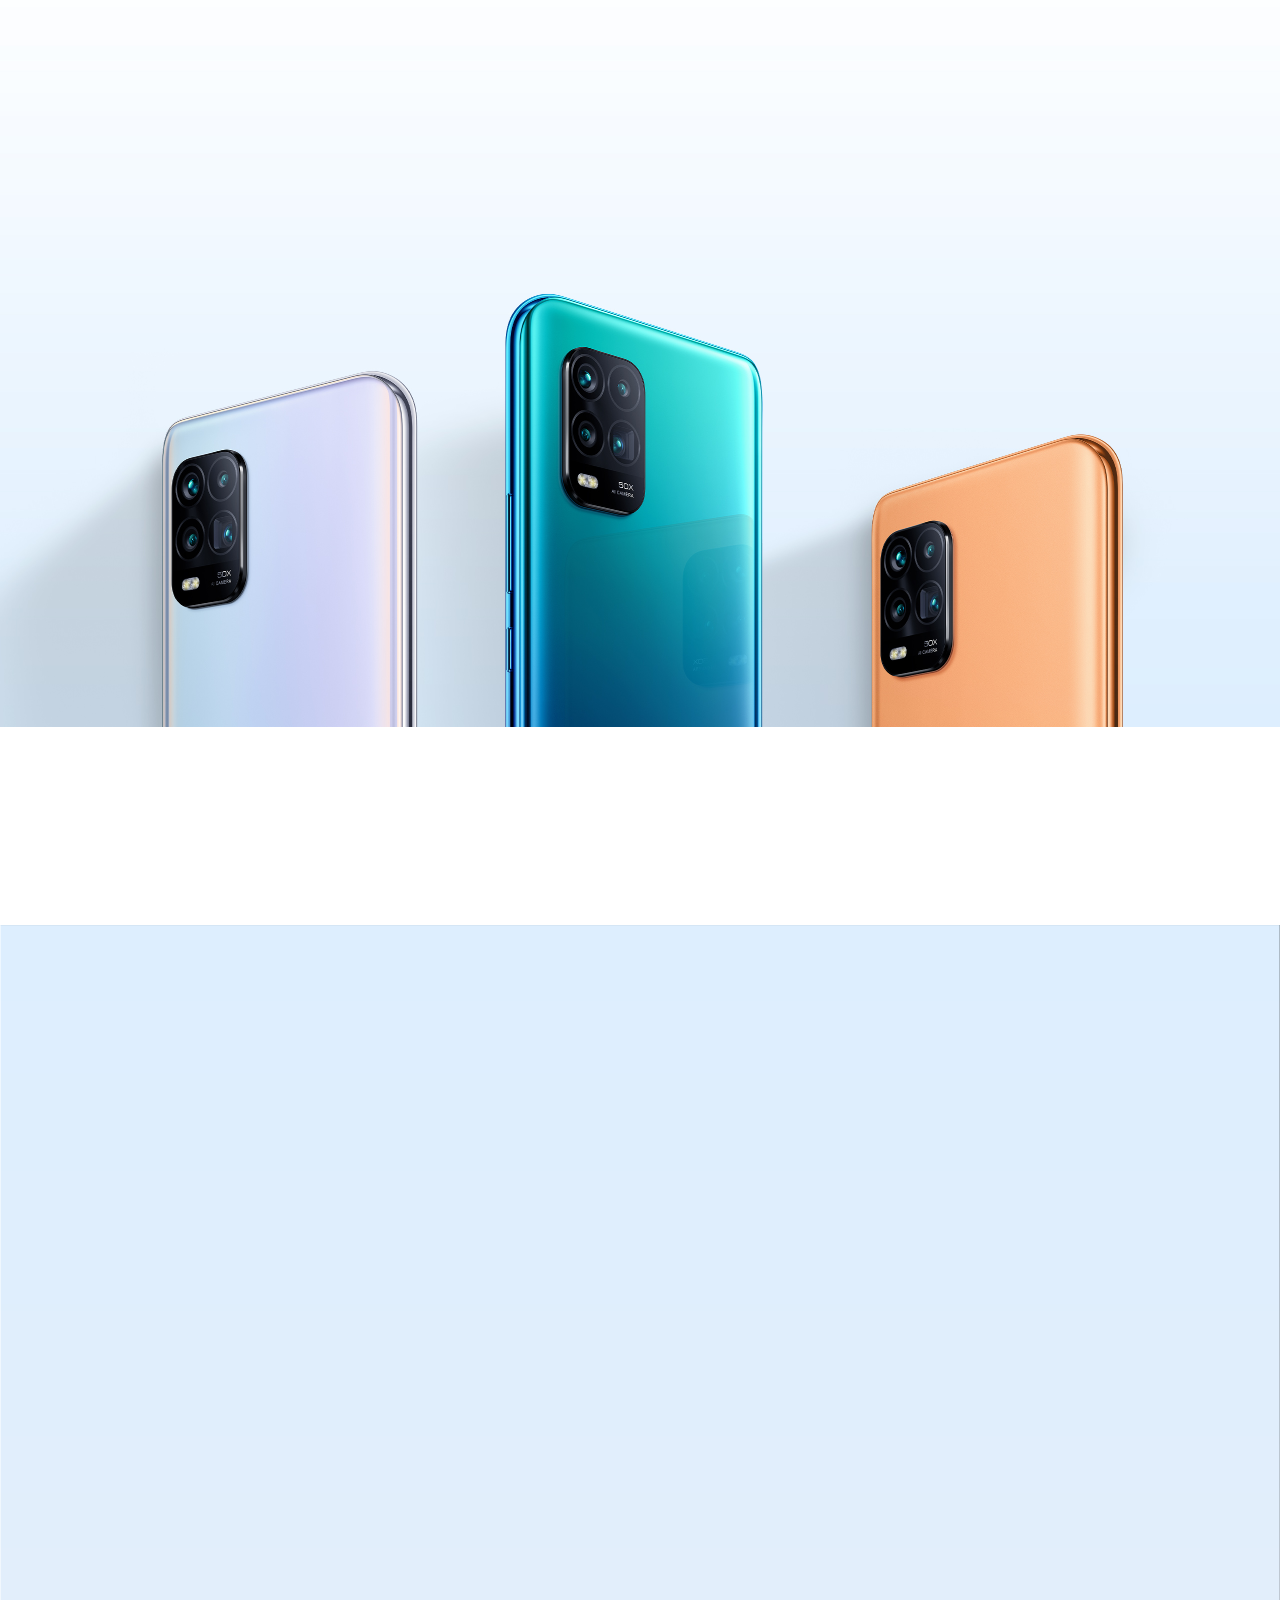
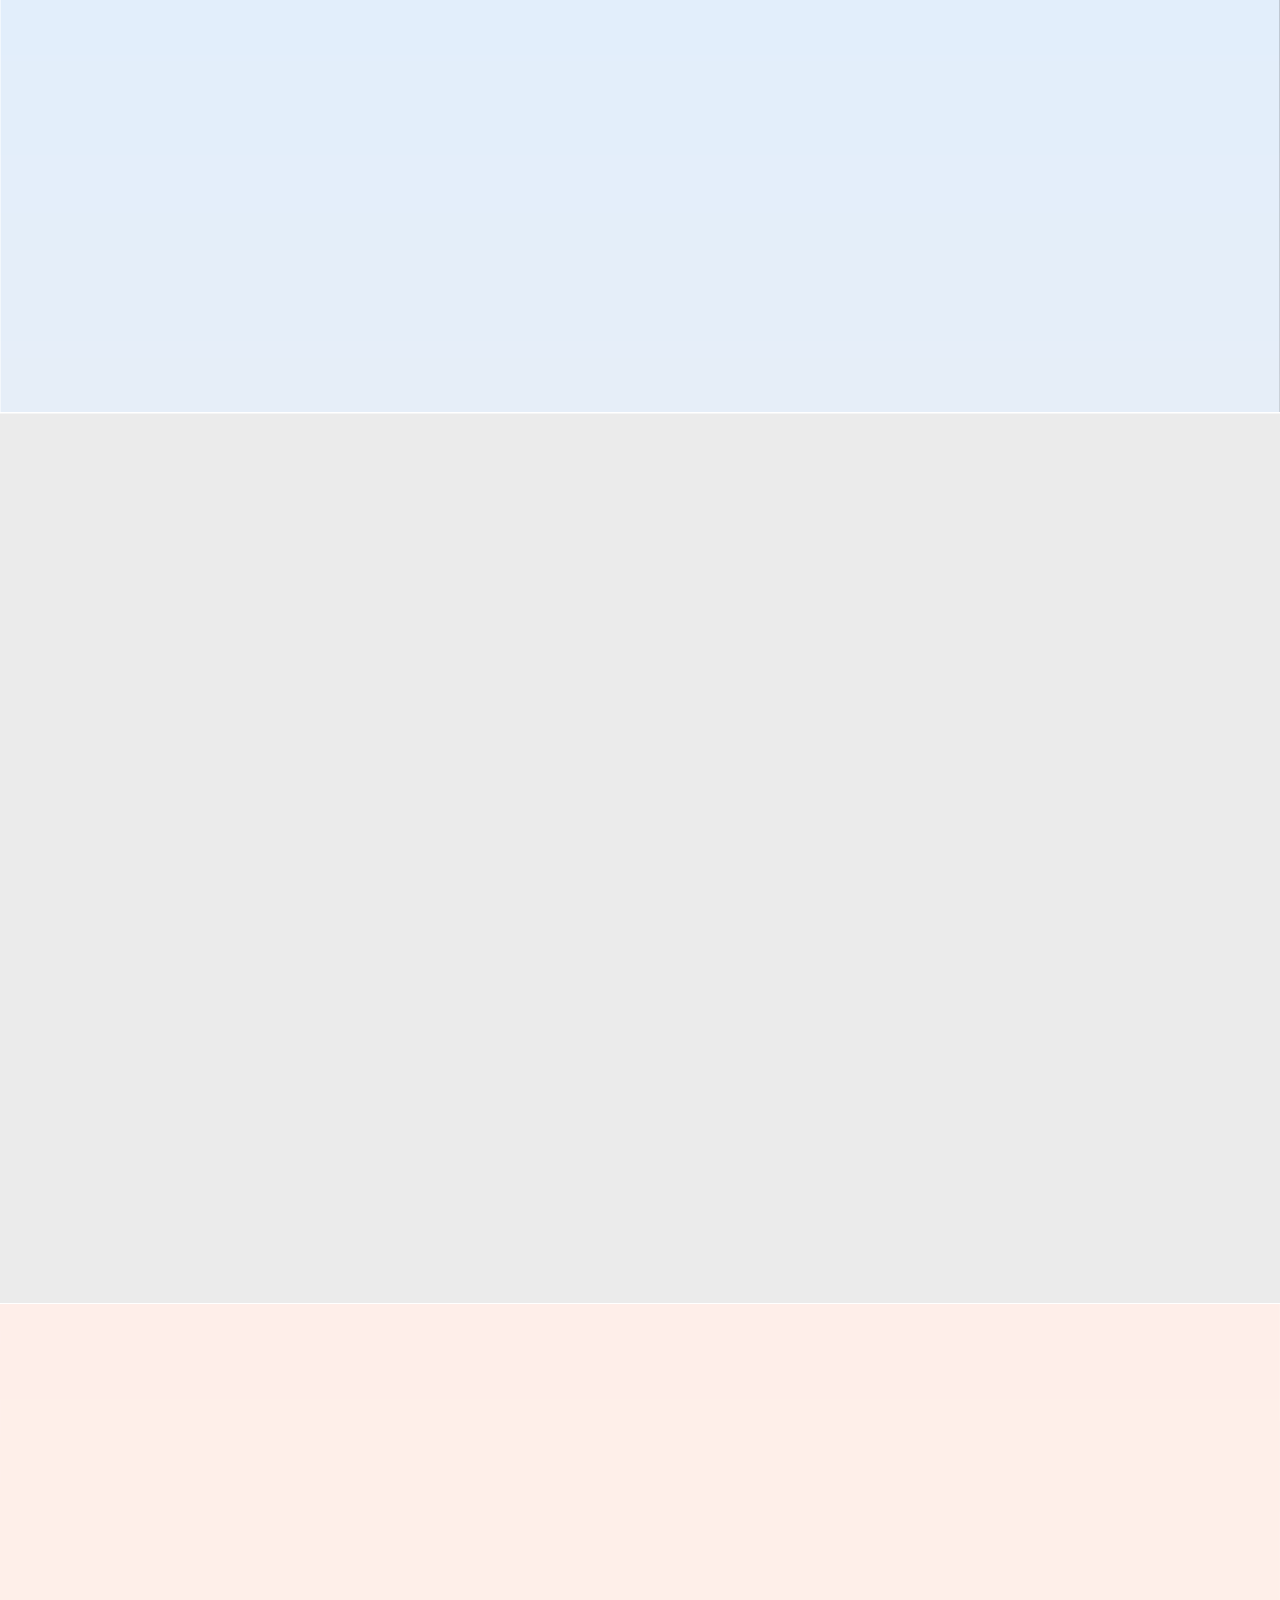
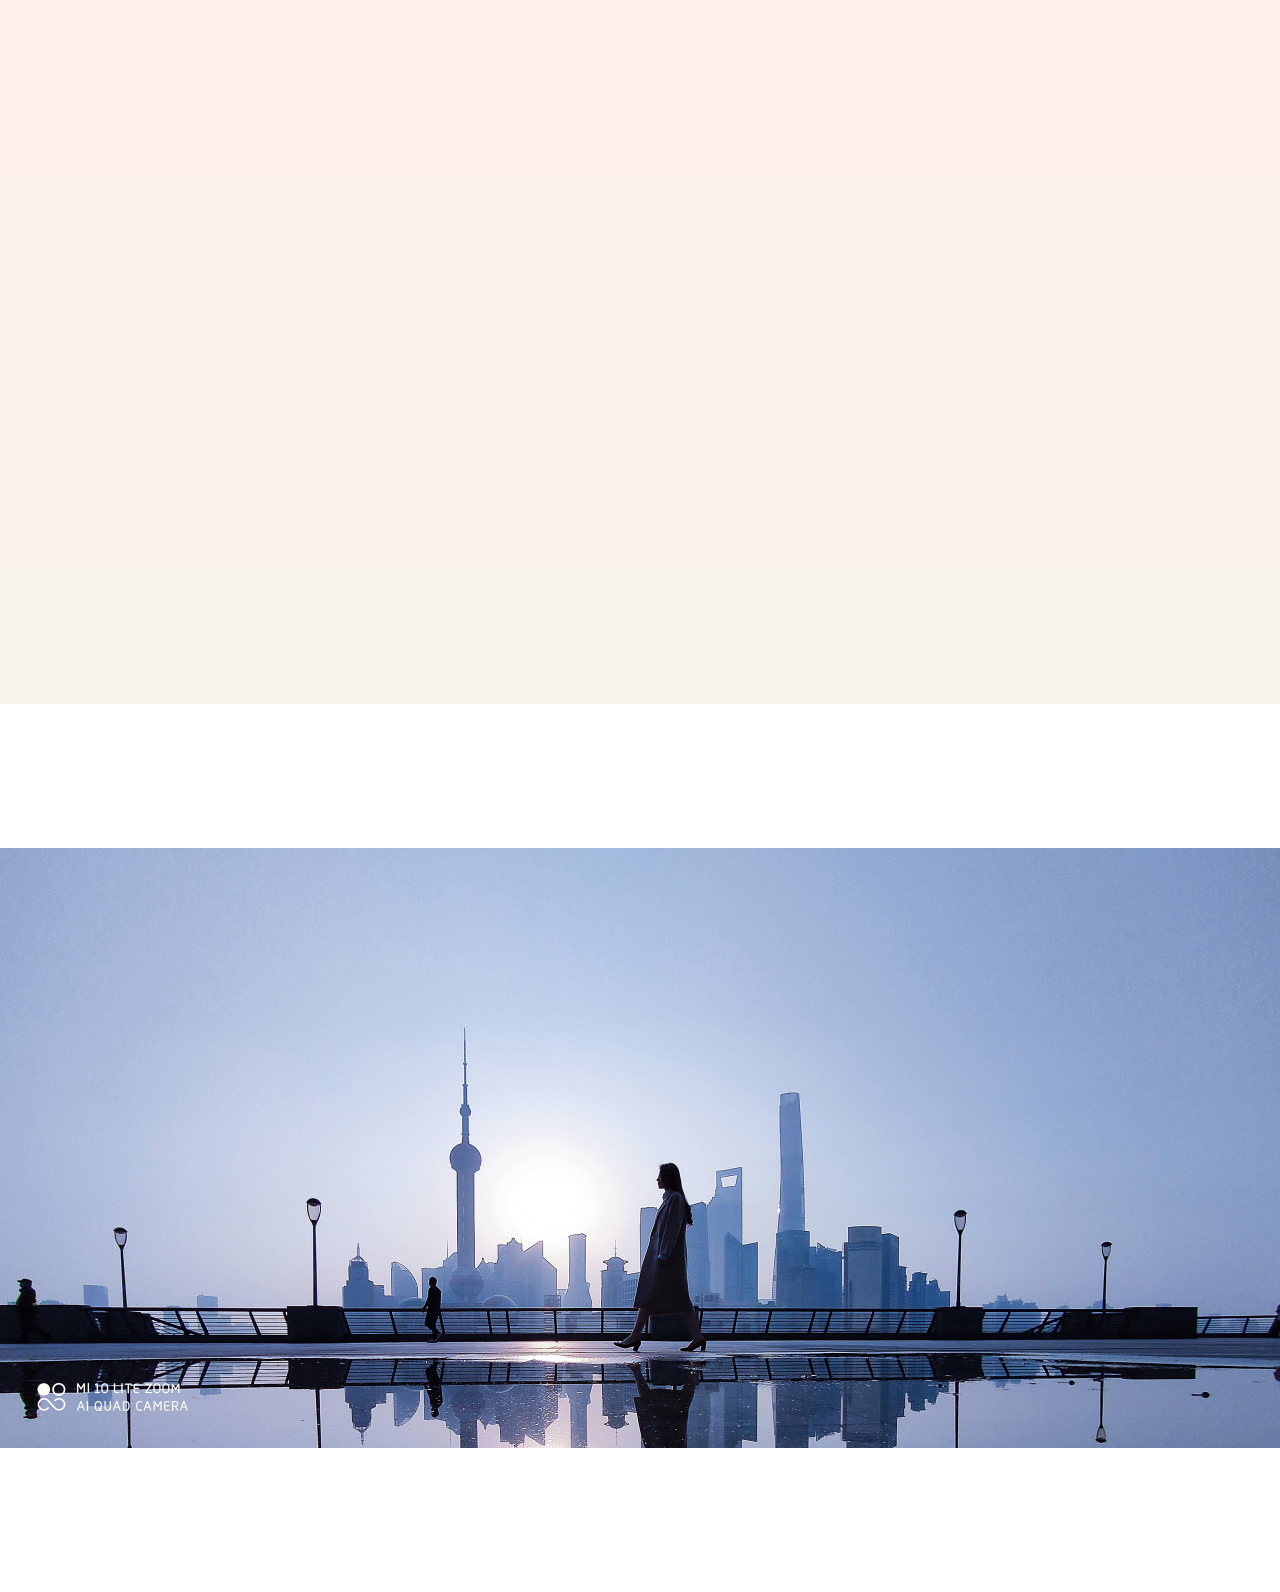
<file: detail/detail.html>
<!DOCTYPE html>
<html>
	<head>
		<meta charset="utf-8">
		<title>商品参数</title>
		<link rel="icon" href=" ../images/index.ico">
		<link rel="stylesheet" type="text/css" href="../public/font_zppiv2sn6f/iconfont.css"/>
		<link rel="stylesheet" type="text/css" href="../public/reset.css"/>
		<link rel="stylesheet" type="text/css" href="detail.css"/>
		<link rel="stylesheet" type="text/css" href="../public/animate.css"/>
	</head>
	<body>
		<!-- 顶部 -->
		<div class="top tonglan">
			<div class="top-container w clearfix">
				<ul class="fl clearfix">
					<li><a href="#">小米商城</a></li>
					<li><span class="sep">丨</span></li>
					<li><a href="#">MIUI</a></li>
					<li><span class="sep">丨</span></li>
					<li><a href="#">loT</a></li>
					<li><span class="sep">丨</span></li>
					<li><a href="#">云服务</a></li>
					<li><span class="sep">丨</span></li>
					<li><a href="#">天星数科</a></li>
					<li><span class="sep">丨</span></li>
					<li><a href="#">有品</a></li>
					<li><span class="sep">丨</span></li>
					<li><a href="#">小爱开放平台</a></li>
					<li><span class="sep">丨</span></li>
					<li><a href="#">企业团购</a></li>
					<li><span class="sep">丨</span></li>
					<li><a href="#">资质证照</a></li>
					<li><span class="sep">丨</span></li>
					<li><a href="#">协议规划</a></li>
					<li><span class="sep">丨</span></li>
					<li><a href="#">下载app</a></li>
					<li><span class="sep">丨</span></li>
					<li><a href="#">智能生活</a></li>
					<li><span class="sep">丨</span></li>
					<li><a href="#">Select Location</a></li>
					<div class="clear"></div>
				</ul>
				<ul class="fr">
					<div class="cart fr">
						<a href="../cart/cart.html">
							<span class="iconfont icon-qicheqianlian-select"></span>
							<span>购物车 <span class="count">(0)</span></span>
						</a>
						<div class="cart_content">
							
						</div>
					</div>
					<li><a href="#">消息通知</a></li>
					<li><span class="sep">丨</span></li>
					<li><a href="#">注册</a></li>
					<li><span class="sep">丨</span></li>
					<li><a href="../login/login.html">登录</a></li>
				</ul>
			</div>
		</div>
		<!-- 头部header -->
		<div class="header-warp tonglan">
			<div class="header w clearfix">
				<div class="logobox fl">
					<div class="logo">
						<span class="iconfont icon-index "></span>
						<span class="iconfont icon-xiaomi"></span>
					</div>
				</div>
				<ul class="nav fl clearfix">
					
				</ul>
				<div class="nav-main tonglan"></div>
				<div class="search fr">
					<input name="search" type="text" placeholder="手机" nullmsg='不能为空'>
					<button type="button" class="search-btn" nullmsg='不能为空'>
						<sapn class="iconfont icon-sousuo"></sapn>
					</button>
				</div>
				
			</div>
		</div>
		<!-- 商品参数导航 -->
		<div class="nav-bar-box tonglan">
			<div class="nav-bar w clearfix">
				<div class="left fl">
					<h2>Redmi  K40 Pro 系列</h2>
					<span>丨</span>
					<a href="javascript:void(0);">Redmi K30</a>
					<span>丨</span>
					<a href="javascript:void(0);">Redmi K40</a>
				</div>
				<div class="right fr">
						<a href="javascript:void(0);">概述页</a>
						<span>丨</span>
						<a href="javascript:void(0);">参数页</a>
						<span>丨</span>
						<a href="javascript:void(0);">F码通道</a>
						<span>丨</span>
						<a href="javascript:void(0);">咨询客服</a>
						<span>丨</span>
						<a href="javascript:void(0);">用户评价</a>
						<button type="button">立即购买</button>
				</div>
			</div>
		</div>
		
		
		<div class="detail-warpper w clearfix">
			<div class="detail-left fl">
				<div class="aaa jqzoom">
					
				</div>
				<div class="img-list">
					<ul class="clearfix">
						
					</ul>
				</div>
			</div>
			<div class="detail-right fr">
				
			</div>
		</div>
		
		
	<div class="section-plain_view tonglan">
		<div class="w">
		<h2>价格说明</h2>
		<img src="../images/a482afa34053b1b32ece1023475af7fb.jpeg" >
		</div>
	</div>
		
		<!-- 商品参数 -->
		<div class="  tonglan section section01">
			<div class=" wow data-wow-duration='2s' imgbox animated bounceInUp">
				<img src="img/section1_1.png" >
				<img src="img/section1_2.png" >
			</div>
		</div>
		<div class="tonglan section section02">
			<div class=" wow data-wow-duration='2s' imgbox animated fadeInUp">
				<h1>敢想，敢创作。</h1>
				<p>
					一举将众多旗舰机的本领，齐集到你手中。神奇的50 倍潜望式变焦，与小米10
					一样的专业模式，AMOLED 原色屏引人入胜，骁龙765G更是能效过人。它是
					轻、薄、长续航的5G 手机，更是让 @设计师 @摄影师 @vlogger @所有年轻人，
					迸发创造力的创作利器。
				</p>
			</div>
		</div>
		<div class="  tonglan section section03">
			<div class=" wow data-wow-duration='2s' imgbox animated rotateInDownLeft">
				<img src="img/section4_1.png" >
				<div class='box'>
					<h1>设计<br>
						轻轻的青春版，<br>
						轻轻地来到你手中。
					</h1>
					<p>
						轻薄的设计，设计起来并不轻松。为了追求更好的手感，我们重新定制了
						屏幕、相机，并重新设计了散热架构，厚度一降再降，最终薄至 7.88mm*，
						轻至192g*。一款轻巧非凡的 5G 手机，由此登场。
					</p>
				</div>
			</div>
		</div>
		<div class="  tonglan section section04">
			<div class=" wow data-wow-duration='2s' imgbox animated bounceInUp">
				<div class="img-left"><img src="img/section6-1_1.png" ></div>
				<div class="img-content"><img src="img/ia_100000218.png" ></div>
				<div class="img-right"><img src="img/ia_100000213.png" ></div>
				<h1>创作视角足足延伸</h1>
			</div>
		</div>
		<div class="  tonglan section section05">
			<div class=" wow data-wow-duration='2s' imgbox animated fadeInDown">
				<p>
					有了神奇的潜望式变焦，方圆 1000 米的风物，都能成为你的素材。站在原地，<br>
					就能捕捉远方建筑结构的纹理，甚至看清人物服饰。同时，得益于先进的分体<br>
					式 OIS 防抖，由近及远，取景更稳定，画质更清晰。
				</p>
			</div>
			<ul class="clearfix w wow data-wow-duration='2s' imgbox animated fadeInDown">
				<li><img src="img/ia_100000220.jpg" ></li>
				<li><img src="img/ia_100000221.jpg" ></li>
				<li><img src="img/ia_100000222.jpg" ></li>
			</ul>
			
		</div>
		<div class="  tonglan section section06">
			<div class=" wow data-wow-duration='2s' imgbox animated fadeInDownBig">
				<h1>4 颗镜头默契协作，<br>
					实现 15mm-122mm 全焦段覆盖。
				</h1>
				<p>
					它们合力满足你在各种场景的拍摄需求。4800 万主摄让每个细节都纤毫毕现。
					120° 超广角让每一拍都是大场面。动人的微观世界交给 2cm 微距镜头来捕捉。
					还有你爱的超级夜景等功能，它们都在等着你去朋友圈里放大招。
				</p>
			</div>
		</div>
		

		<script src="../public/jQuery-1.8.2.js"></script>
		<script src="jquery.jqzoom.js" type="text/javascript" charset="utf-8"></script>
		<script src="../public/layer/layer.js" type="text/javascript" charset="utf-8"></script>
		<script src="detail.js"></script>
		<script src="../public/wow.min.js"></script>
		<script type="text/javascript">
			var wow = new WOW({
				boxClass: 'wow',
				animateClass: 'animated',
				offset: 0,
				mobile: true,
				live: true
			});
			wow.init();
		</script>
	</body>
</html>
</file>
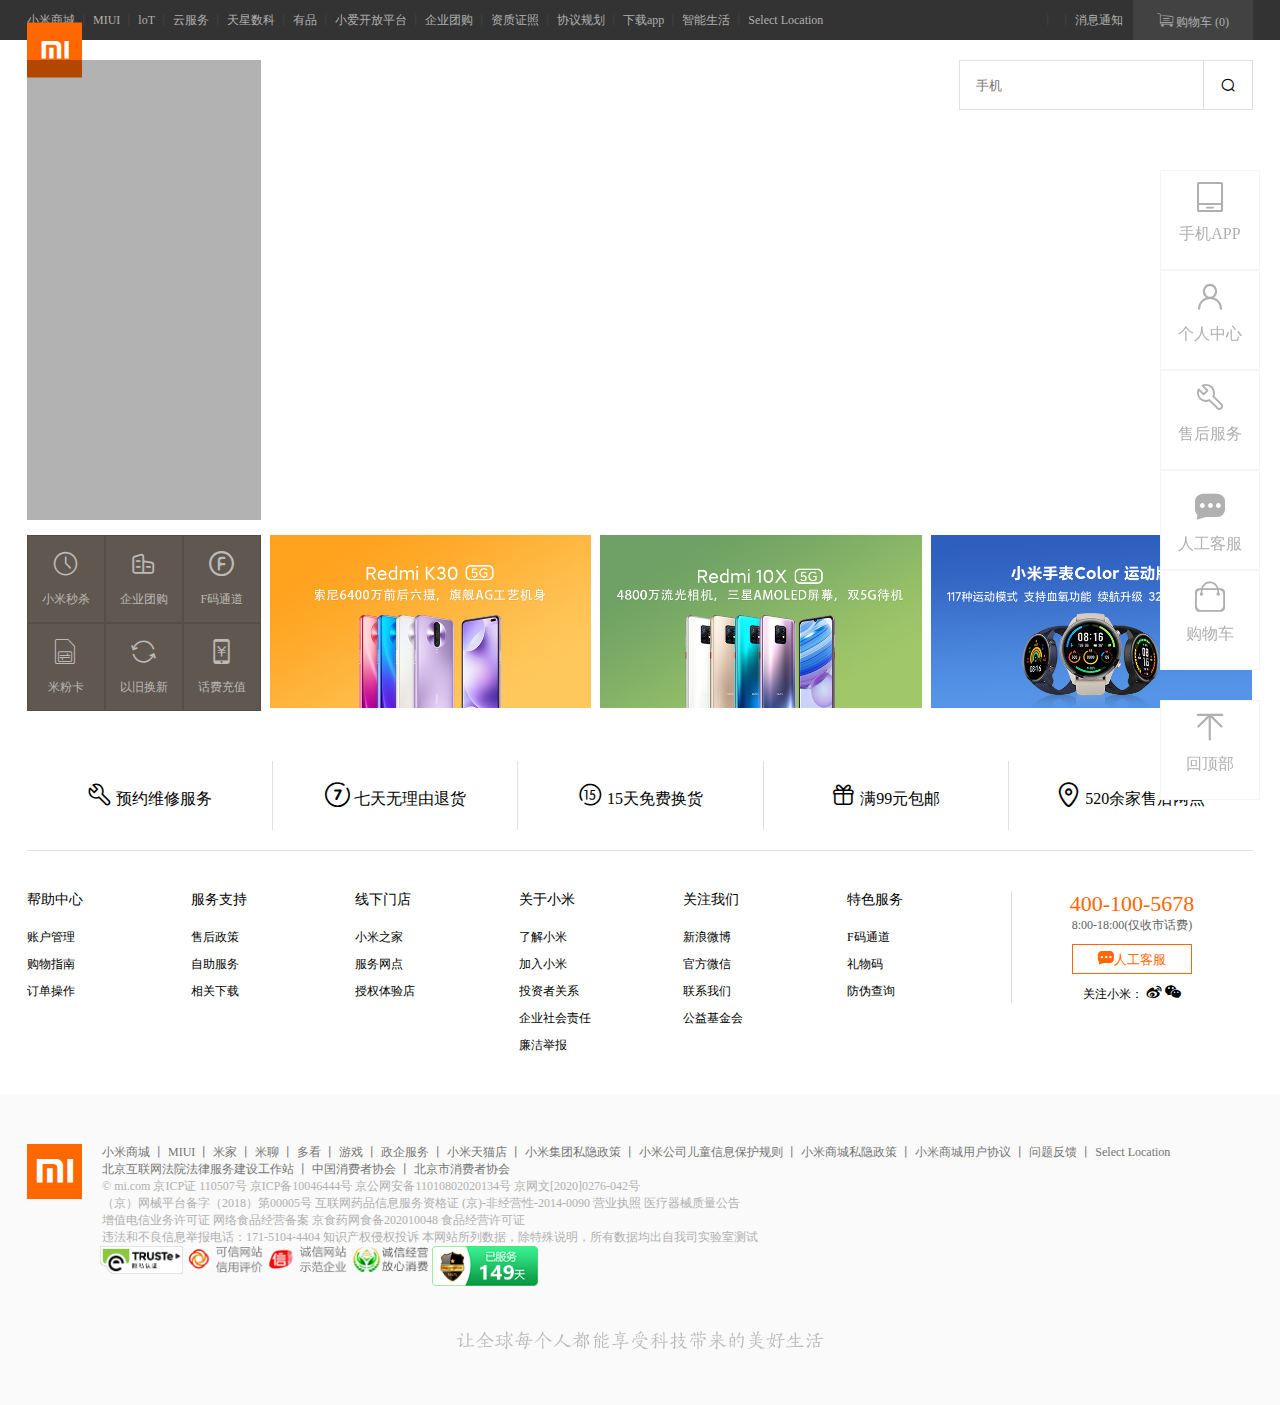
<file: home/home.html>
<!DOCTYPE html>
<html>
	<head>
		<meta charset="utf-8">
		<title>小米主页</title>
		<link rel="icon" href=" ../images/index.ico">
		<link rel="stylesheet" type="text/css" href="../public/font_zppiv2sn6f/iconfont.css"/>
		<link rel="stylesheet" type="text/css" href="../public/reset.css"/>
		<link rel="stylesheet" type="text/css" href="home.css"/>
		<link rel="stylesheet" type="text/css" href="../public/animate.css"/>
	</head>
	<body>
		<!-- 顶部 -->
		<div class="top tonglan">
			<div class="top-container w clearfix">
				<ul class="fl clearfix">
					<li><a href="#">小米商城</a></li>
					<li><span class="sep">丨</span></li>
					<li><a href="#">MIUI</a></li>
					<li><span class="sep">丨</span></li>
					<li><a href="#">loT</a></li>
					<li><span class="sep">丨</span></li>
					<li><a href="#">云服务</a></li>
					<li><span class="sep">丨</span></li>
					<li><a href="#">天星数科</a></li>
					<li><span class="sep">丨</span></li>
					<li><a href="#">有品</a></li>
					<li><span class="sep">丨</span></li>
					<li><a href="#">小爱开放平台</a></li>
					<li><span class="sep">丨</span></li>
					<li><a href="#">企业团购</a></li>
					<li><span class="sep">丨</span></li>
					<li><a href="#">资质证照</a></li>
					<li><span class="sep">丨</span></li>
					<li><a href="#">协议规划</a></li>
					<li><span class="sep">丨</span></li>
					<li><a href="#">下载app</a></li>
					<li><span class="sep">丨</span></li>
					<li><a href="#">智能生活</a></li>
					<li><span class="sep">丨</span></li>
					<li><a href="#">Select Location</a></li>
					<div class="clear"></div>
				</ul>
				<ul class="fr">
					<div class="cart fr">
						<a href="../cart/cart.html">
							<span class="iconfont icon-qicheqianlian-select"></span>
							<span>购物车 <span class="count">(0)</span></span>
						</a>
						<div class="cart_content">
							
						</div>
					</div>
					<li><a href="#">消息通知</a></li>
					<li><span class="sep">丨</span></li>
					<li></li>
					<li><span class="sep">丨</span></li>
					<li></li>
				</ul>
			</div>
		</div>
		<!-- 头部header -->
		<div class="header-warp tonglan">
			<div class="header w clearfix">
				<div class="logobox fl">
					<div class="logo">
						<span class="iconfont icon-index "></span>
						<span class="iconfont icon-xiaomi"></span>
					</div>
				</div>
				<ul class="nav fl clearfix">
					
				</ul>
				<div class="nav-main tonglan"></div>
				<div class="search fr">
					<input name="search" type="text" placeholder="手机">
					<button type="button" class="search-btn">
						<sapn class="iconfont icon-sousuo"></sapn>
					</button>
				</div>
				
			</div>
		</div>
		<!-- banner轮播图部分 -->
		<div class="banner w">
			<ul class="list">
				
			</ul>
			<div class="banner_left"><span class='iconfont icon-youjiantou'></span></div>
			<div class="banner_right"><span class='iconfont icon-zuoyoujiantou2'></span></div>
			<div class="point_box">
				<span></span>
				<span></span>
				<span></span>
				<span></span>
				<span></span>
			</div>
			<div class="banner_mainwarp">
				<ul class="mian">
					
				</ul>
			</div>
			
		</div>
		<!-- banner下部分 -->
		
		<div class="column w clearfix">
			<div class="guild fl">
				<ul>
					<li>
						<a href="#">
							<span class="iconfont icon-miaosha"></span>
							<p>小米秒杀</p>
						</a>
					</li>
					<li>
						<a href="#">
							<span class="iconfont icon-icon_qiyetuangou"></span>
							<p>企业团购</p>
						</a>
					</li>
					<li>
						<a href="#">
							<span class="iconfont icon-fma"></span>
							<p>F码通道</p>
						</a>
					</li>
					<li>
						<a href="#">
							<span class="iconfont icon-dianhuaqia"></span>
							<p>米粉卡</p>
						</a>
					</li>
					<li>
						<a href="#">
							<span class="iconfont icon-icon-_yijiuhuanxin"></span>
							<p>以旧换新</p>
						</a>
					</li>
					<li>
						<a href="#">
							<span class="iconfont icon-huafeichongzhi"></span>
							<p>话费充值</p>
						</a>
					</li>
					<div class="clear"></div>
				</ul>
			</div>
			<div class="hot fl">
				<ul>
					<li><a href="#"><img src="images/hot1.jpg"></a></li>
					<li><a href="#"><img src="images/hot2.jpg"></a></li>
					<li><a href="#"><img src="images/hot3.jpg"></a></li>
				</ul>
			</div>
		</div>
		
		<!-- part部分 -->
		<div class="parts-warp tonglan ">
			<div class="parts w">
				
			</div>
		</div>
		
		
		<!-- footer -->
		<div class="site-footer">
			<div class="container w">
				<div class="footer-service">
					<ul class='clearfix'>
						<li class="help">
							<a href="#">
								<span class="iconfont icon-banshou"></span>
								<span>预约维修服务</span>
							</a>
						</li>
						<li>
							<a href="#">
								<span class="iconfont icon-qitian"></span>
								<span>七天无理由退货</span>
							</a>
						</li>
						<li>
							<a href="#">
								<span class="iconfont icon-tian"></span>
								<span>15天免费换货</span>
							</a>
						</li>
						<li>
							<a href="#">
								<span class="iconfont icon-liwu"></span>
								<span>满99元包邮</span>
							</a>
						</li>
						<li>
							<a href="#">
								<span class="iconfont icon-Frame1"></span>
								<span>520余家售后网点</span>
							</a>
						</li>
					</ul>
				</div>
				<div class="footer-links clearfix">
					<dl>
						<dt>帮助中心</dt>
						<dd><a href="#">账户管理</a></dd>
						<dd><a href="#">购物指南</a></dd>
						<dd><a href="#">订单操作</a></dd>
					</dl>
					<dl>
						<dt>服务支持</dt>
						<dd><a href="#">售后政策</a></dd>
						<dd><a href="#">自助服务</a></dd>
						<dd><a href="#">相关下载</a></dd>
					</dl>
					<dl>
						<dt>线下门店</dt>
						<dd><a href="#">小米之家</a></dd>
						<dd><a href="#">服务网点</a></dd>
						<dd><a href="#">授权体验店</a></dd>
					</dl>
					<dl>
						<dt>关于小米</dt>
						<dd><a href="#">了解小米</a></dd>
						<dd><a href="#">加入小米</a></dd>
						<dd><a href="#">投资者关系</a></dd>
						<dd><a href="#">企业社会责任</a></dd>
						<dd><a href="#">廉洁举报</a></dd>
					</dl>
					<dl>
						<dt>关注我们</dt>
						<dd><a href="#">新浪微博</a></dd>
						<dd><a href="#">官方微信</a></dd>
						<dd><a href="#">联系我们</a></dd>
						<dd><a href="#">公益基金会</a></dd>
					</dl>
					<dl>
						<dt>特色服务</dt>
						<dd><a href="#">F码通道</a></dd>
						<dd><a href="#">礼物码</a></dd>
						<dd><a href="#">防伪查询</a></dd>
					</dl>
		
					<div class="col-contact fl">
						<p class="phone">400-100-5678</p>
						<p>8:00-18:00(仅收市话费)</p>
						<a href="#">
							<button type="button"><span class="iconfont icon-kefuxitongicon-"></span><span>人工客服</span></button>
						</a>
						<div class="follow">
							<span>关注小米：</span>
							<a href="#"><span class="iconfont icon-weibo"></span></a>
							<a href="#"><span class="iconfont icon-weixin"></span></a>
						</div>
					</div>
				</div>
			</div>
		</div>
		<div class="site-info">
			<div class=" w container clearfix">
				<div class="logo fl">
					<span class="iconfont icon-xiaomi"></span>
				</div>
				<div class="info-text fl">
					<p class="site">
						<span><a href="#">小米商城</a></span>
						<span>丨</span>
						<span><a href="#">MIUI</a></span>
						<span>丨</span>
						<span><a href="#">米家</a></span>
						<span>丨</span>
						<span><a href="#">米聊</a></span>
						<span>丨</span>
						<span><a href="#">多看</a></span>
						<span>丨</span>
						<span><a href="#">游戏</a></span>
						<span>丨</span>
						<span><a href="#">政企服务</a></span>
						<span>丨</span>
						<span><a href="#">小米天猫店</a></span>
						<span>丨</span>
						<span><a href="#">小米集团私隐政策</a></span>
						<span>丨</span>
						<span><a href="#">小米公司儿童信息保护规则</a></span>
						<span>丨</span>
						<span><a href="#">小米商城私隐政策</a></span>
						<span>丨</span>
						<span><a href="#">小米商城用户协议</a></span>
						<span>丨</span>
						<span><a href="#">问题反馈</a></span>
						<span>丨</span>
						<span><a href="#">Select Location</a></span>
		
					</p>
					<p class="site">
						<span><a href="#">北京互联网法院法律服务建设工作站</a></span>
						<span>丨</span>
						<span><a href="#">中国消费者协会</a></span>
						<span>丨</span>
						<span><a href="#">北京市消费者协会</a></span>
					</p>
					<p>
						<span>©</span>
						<span><a href="#">mi.com</a></span>
						<span>京ICP证 110507号</span>
						<span><a href="#">京ICP备10046444号</a></span>
						<span><a href="#">京公网安备11010802020134号</a></span>
						<span><a href="#">京网文[2020]0276-042号</a></span>
					</p>
					<p>
						<span><a href="#">（京）网械平台备字（2018）第00005号</a></span>
						<span><a href="#">互联网药品信息服务资格证 (京)-非经营性-2014-0090</a></span>
						<span><a href="#">营业执照</a></span>
						<span><a href="#">医疗器械质量公告</a></span>
					</p>
					<p>
						<span><a href="#">增值电信业务许可证</a></span>
						<span> 网络食品经营备案 京食药网食备202010048</span>
						<span><a href="#">食品经营许可证</a></span>
					</p>
					<p>
						<span>违法和不良信息举报电话：171-5104-4404 </span>
						<span><a href="#">知识产权侵权投诉</a></span>
						<span> 本网站所列数据，除特殊说明，所有数据均出自我司实验室测试</span>
					</p>
				</div>
				<div class="info-links">
					<ul class="clearfix">
						<li><a href="#"><img src="images/truste.png"></a></li>
						<li><a href="#"><img src="images/v-logo-1.png"></a></li>
						<li><a href="#"><img src="images/v-logo-2.png"></a></li>
						<li><a href="#"><img src="images/truste2.png"></a></li>
						<span><a href="#"><img src="images/truste3.png"></a></span>
					</ul>
				</div>
			</div>
			<div class="slogan">
				<span><img src="images/slogan2020.png"></span>
			</div>
		</div>
		<div class="sidenav">
			<ul>
				<li>
					<div class="sidenav-box">
						<span class="iconfont icon-shouji"></span>
						<p>手机APP</p>
					</div>
				</li>
				<li>
					<a href="../profile/profile.html">
						<div class="sidenav-box">
							<span class="iconfont icon-ren"></span>
							<p>个人中心</p>
						</div>
					</a>
				</li>
				<li>
					<div class="sidenav-box">
						<span class="iconfont icon-banshou"></span>
						<p>售后服务</p>
					</div>
				</li>
				<li>
					<div class="sidenav-box">
						<p><span class="iconfont icon-kefuxitongicon-"></span></p>
						<p>人工客服</p>
					</div>
				</li>
				<li>
					<a href="../cart/cart.html">
						<div class="sidenav-box">
						<span class="iconfont icon-gouwu"></span>
						<p>购物车</p>
						</div>
					</a>
					
				</li>
		
				<li class="assist1">
					<a href="#home">
						<div class="sidenav-box">
							<span class="iconfont icon-12"></span>
							<p>回顶部</p>
						</div>
					</a>
				</li>
			</ul>
		</div>
		
		<script src="../public/jQuery-1.8.2.js"></script>
		<script src="../public/wow.min.js"></script>
		<script src="home.js"></script>
		<script type="text/javascript">
			new WOW().init();
		</script>
	</body>
</html>
</file>
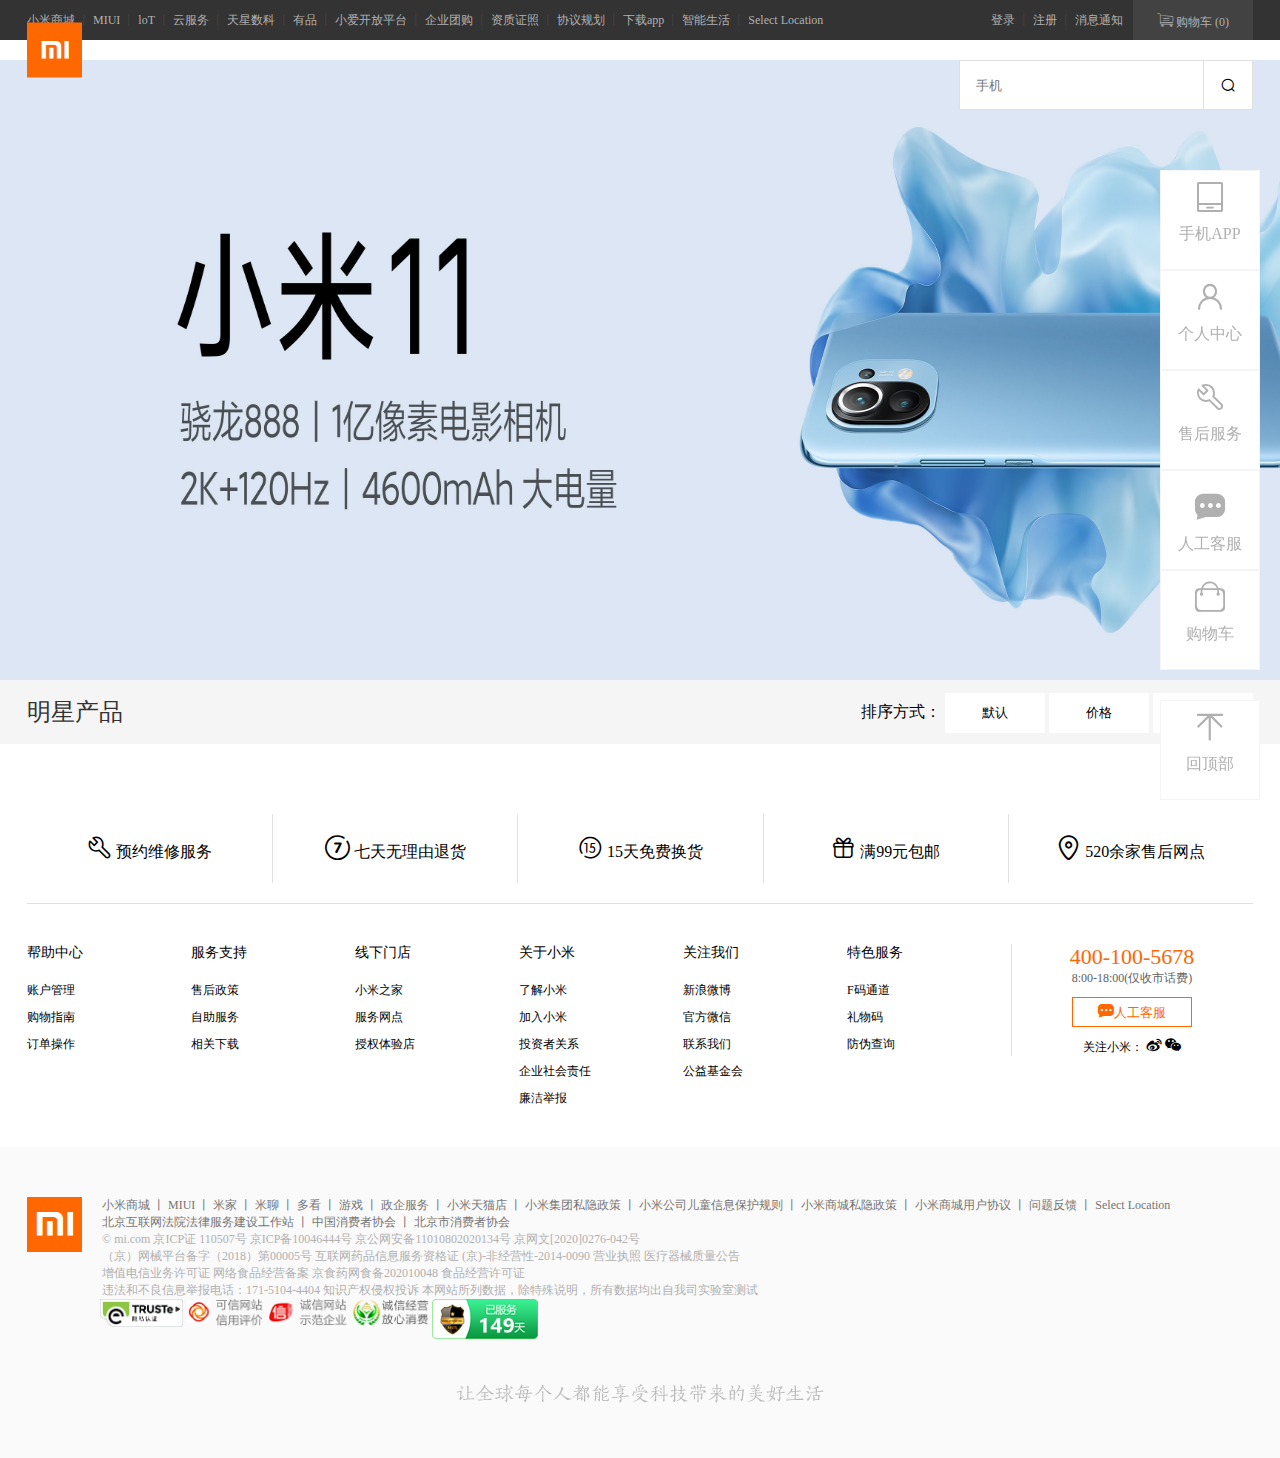
<file: list/list.html>
<!DOCTYPE html>
<html>
	<head>
		<meta charset="utf-8">
		<title>商品列表</title>
		<link rel="icon" href=" ../images/index.ico">
		<link rel="stylesheet" type="text/css" href="../public/font_zppiv2sn6f/iconfont.css"/>
		<link rel="stylesheet" type="text/css" href="../public/reset.css"/>
		<link rel="stylesheet" type="text/css" href="list.css"/>
	</head>
	<body>
		<!-- 顶部 -->
		<div class="top tonglan">
			<div class="top-container w clearfix">
				<ul class="fl clearfix">
					<li><a href="../home/home.html">小米商城</a></li>
					<li><span class="sep">丨</span></li>
					<li><a href="#">MIUI</a></li>
					<li><span class="sep">丨</span></li>
					<li><a href="#">loT</a></li>
					<li><span class="sep">丨</span></li>
					<li><a href="#">云服务</a></li>
					<li><span class="sep">丨</span></li>
					<li><a href="#">天星数科</a></li>
					<li><span class="sep">丨</span></li>
					<li><a href="#">有品</a></li>
					<li><span class="sep">丨</span></li>
					<li><a href="#">小爱开放平台</a></li>
					<li><span class="sep">丨</span></li>
					<li><a href="#">企业团购</a></li>
					<li><span class="sep">丨</span></li>
					<li><a href="#">资质证照</a></li>
					<li><span class="sep">丨</span></li>
					<li><a href="#">协议规划</a></li>
					<li><span class="sep">丨</span></li>
					<li><a href="#">下载app</a></li>
					<li><span class="sep">丨</span></li>
					<li><a href="#">智能生活</a></li>
					<li><span class="sep">丨</span></li>
					<li><a href="#">Select Location</a></li>
					<div class="clear"></div>
				</ul>
				<ul class="fr">
					<div class="cart fr">
						<a href="../cart/cart.html">
							<span class="iconfont icon-qicheqianlian-select"></span>
							<span>购物车 <span class="count">(0)</span></span>
						</a>
						<div class="cart_content">
							
						</div>
					</div>
					<li><a href="#">消息通知</a></li>
					<li><span class="sep">丨</span></li>
					<li><a href="#">注册</a></li>
					<li><span class="sep">丨</span></li>
					<li><a href="../login/login.html">登录</a></li>
				</ul>
			</div>
		</div>
		<!-- 头部header -->
		<div class="header-warp tonglan">
			<div class="header w clearfix">
				<div class="logobox fl">
					<div class="logo">
						<span class="iconfont icon-index "></span>
						<span class="iconfont icon-xiaomi"></span>
					</div>
				</div>
				<ul class="nav fl clearfix">
					
				</ul>
				<div class="nav-main tonglan"></div>
				<div class="search fr">
					<input name="search" type="text" placeholder="手机">
					<button type="button" class="search-btn">
						<sapn class="iconfont icon-sousuo"></sapn>
					</button>
				</div>
				
			</div>
		</div>
		
		<!-- banner -->
		<div class="banner">
			
		</div>
		<!-- 商品列表 -->
		
		
		<div class="list-warp tonglan">
			<div class="title w">
				<h2 class="fl">明星产品</h2>
				<!-- 列表排序 -->
				<div class="sort fr">
					<span >排序方式：</span>
					<button type="button">默认</button>
					<button class="price aaa" type="button">价格<i></i></button>
					<button class="sales aaa" type="button">销量<i></i></button>
				</div>
			</div>
			<div class="list-box w">
				<ul class='list'>
				</ul>
			</div>
		</div>
		
		
		
		
		<!-- footer -->
		<div class="site-footer">
			<div class="container w">
				<div class="footer-service">
					<ul class='clearfix'>
						<li class="help">
							<a href="#">
								<span class="iconfont icon-banshou"></span>
								<span>预约维修服务</span>
							</a>
						</li>
						<li>
							<a href="#">
								<span class="iconfont icon-qitian"></span>
								<span>七天无理由退货</span>
							</a>
						</li>
						<li>
							<a href="#">
								<span class="iconfont icon-tian"></span>
								<span>15天免费换货</span>
							</a>
						</li>
						<li>
							<a href="#">
								<span class="iconfont icon-liwu"></span>
								<span>满99元包邮</span>
							</a>
						</li>
						<li>
							<a href="#">
								<span class="iconfont icon-Frame1"></span>
								<span>520余家售后网点</span>
							</a>
						</li>
					</ul>
				</div>
				<div class="footer-links clearfix">
					<dl>
						<dt>帮助中心</dt>
						<dd><a href="#">账户管理</a></dd>
						<dd><a href="#">购物指南</a></dd>
						<dd><a href="#">订单操作</a></dd>
					</dl>
					<dl>
						<dt>服务支持</dt>
						<dd><a href="#">售后政策</a></dd>
						<dd><a href="#">自助服务</a></dd>
						<dd><a href="#">相关下载</a></dd>
					</dl>
					<dl>
						<dt>线下门店</dt>
						<dd><a href="#">小米之家</a></dd>
						<dd><a href="#">服务网点</a></dd>
						<dd><a href="#">授权体验店</a></dd>
					</dl>
					<dl>
						<dt>关于小米</dt>
						<dd><a href="#">了解小米</a></dd>
						<dd><a href="#">加入小米</a></dd>
						<dd><a href="#">投资者关系</a></dd>
						<dd><a href="#">企业社会责任</a></dd>
						<dd><a href="#">廉洁举报</a></dd>
					</dl>
					<dl>
						<dt>关注我们</dt>
						<dd><a href="#">新浪微博</a></dd>
						<dd><a href="#">官方微信</a></dd>
						<dd><a href="#">联系我们</a></dd>
						<dd><a href="#">公益基金会</a></dd>
					</dl>
					<dl>
						<dt>特色服务</dt>
						<dd><a href="#">F码通道</a></dd>
						<dd><a href="#">礼物码</a></dd>
						<dd><a href="#">防伪查询</a></dd>
					</dl>
		
					<div class="col-contact fl">
						<p class="phone">400-100-5678</p>
						<p>8:00-18:00(仅收市话费)</p>
						<a href="#">
							<button type="button"><span class="iconfont icon-kefuxitongicon-"></span><span>人工客服</span></button>
						</a>
						<div class="follow">
							<span>关注小米：</span>
							<a href="#"><span class="iconfont icon-weibo"></span></a>
							<a href="#"><span class="iconfont icon-weixin"></span></a>
						</div>
					</div>
				</div>
			</div>
		</div>
		<div class="site-info">
			<div class=" w container clearfix">
				<div class="logo fl">
					<span class="iconfont icon-xiaomi"></span>
				</div>
				<div class="info-text fl">
					<p class="site">
						<span><a href="#">小米商城</a></span>
						<span>丨</span>
						<span><a href="#">MIUI</a></span>
						<span>丨</span>
						<span><a href="#">米家</a></span>
						<span>丨</span>
						<span><a href="#">米聊</a></span>
						<span>丨</span>
						<span><a href="#">多看</a></span>
						<span>丨</span>
						<span><a href="#">游戏</a></span>
						<span>丨</span>
						<span><a href="#">政企服务</a></span>
						<span>丨</span>
						<span><a href="#">小米天猫店</a></span>
						<span>丨</span>
						<span><a href="#">小米集团私隐政策</a></span>
						<span>丨</span>
						<span><a href="#">小米公司儿童信息保护规则</a></span>
						<span>丨</span>
						<span><a href="#">小米商城私隐政策</a></span>
						<span>丨</span>
						<span><a href="#">小米商城用户协议</a></span>
						<span>丨</span>
						<span><a href="#">问题反馈</a></span>
						<span>丨</span>
						<span><a href="#">Select Location</a></span>
		
					</p>
					<p class="site">
						<span><a href="#">北京互联网法院法律服务建设工作站</a></span>
						<span>丨</span>
						<span><a href="#">中国消费者协会</a></span>
						<span>丨</span>
						<span><a href="#">北京市消费者协会</a></span>
					</p>
					<p>
						<span>©</span>
						<span><a href="#">mi.com</a></span>
						<span>京ICP证 110507号</span>
						<span><a href="#">京ICP备10046444号</a></span>
						<span><a href="#">京公网安备11010802020134号</a></span>
						<span><a href="#">京网文[2020]0276-042号</a></span>
					</p>
					<p>
						<span><a href="#">（京）网械平台备字（2018）第00005号</a></span>
						<span><a href="#">互联网药品信息服务资格证 (京)-非经营性-2014-0090</a></span>
						<span><a href="#">营业执照</a></span>
						<span><a href="#">医疗器械质量公告</a></span>
					</p>
					<p>
						<span><a href="#">增值电信业务许可证</a></span>
						<span> 网络食品经营备案 京食药网食备202010048</span>
						<span><a href="#">食品经营许可证</a></span>
					</p>
					<p>
						<span>违法和不良信息举报电话：171-5104-4404 </span>
						<span><a href="#">知识产权侵权投诉</a></span>
						<span> 本网站所列数据，除特殊说明，所有数据均出自我司实验室测试</span>
					</p>
				</div>
				<div class="info-links">
					<ul class="clearfix">
						<li><a href="#"><img src="../images/truste.png"></a></li>
						<li><a href="#"><img src="../images/v-logo-1.png"></a></li>
						<li><a href="#"><img src="../images/v-logo-2.png"></a></li>
						<li><a href="#"><img src="../images/truste2.png"></a></li>
						<span><a href="#"><img src="../images/truste3.png"></a></span>
					</ul>
				</div>
			</div>
			<div class="slogan">
				<span><img src="../images/slogan2020.png"></span>
			</div>
		</div>
		<div class="sidenav">
			<ul>
				<li>
					<div class="sidenav-box">
						<span class="iconfont icon-shouji"></span>
						<p>手机APP</p>
					</div>
				</li>
				<li>
					<div class="sidenav-box">
						<span class="iconfont icon-ren"></span>
						<p>个人中心</p>
					</div>
				</li>
				<li>
					<div class="sidenav-box">
						<span class="iconfont icon-banshou"></span>
						<p>售后服务</p>
					</div>
				</li>
				<li>
					<div class="sidenav-box">
						<p><span class="iconfont icon-kefuxitongicon-"></span></p>
						<p>人工客服</p>
					</div>
				</li>
				<li>
					<div class="sidenav-box">
						<span class="iconfont icon-gouwu"></span>
						<p>购物车</p>
					</div>
				</li>
		
				<li class="assist1">
					<a href="#home">
						<div class="sidenav-box">
							<span class="iconfont icon-12"></span>
							<p>回顶部</p>
						</div>
					</a>
				</li>
			</ul>
		</div>
		
		<script src="../public/jQuery-1.8.2.js"></script>
		<script src="list.js"></script>
	</body>
</html>
</file>
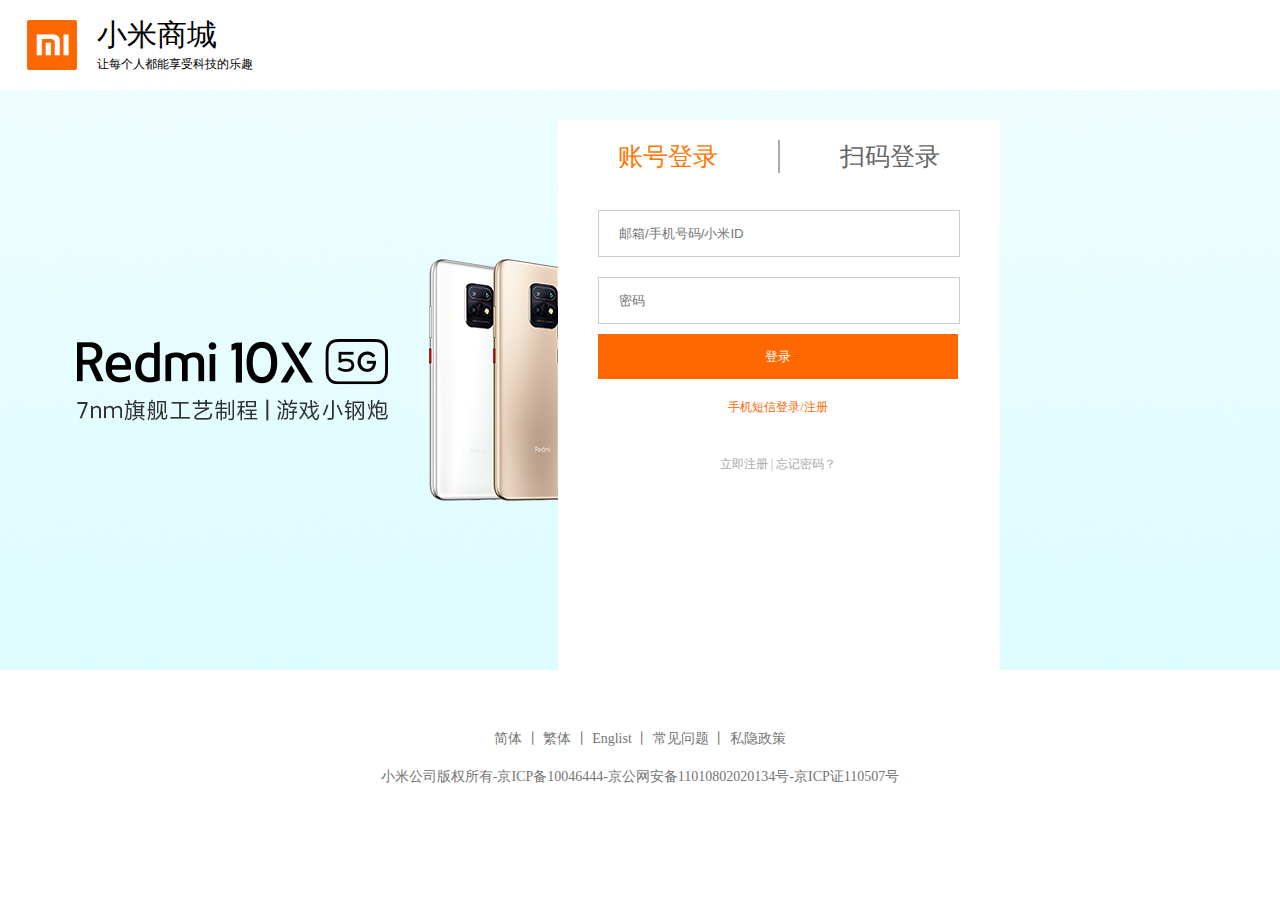
<file: login/login.html>
<!DOCTYPE html>
<html>
	<head>
		<meta charset="utf-8">
		<title>小米账号 - 登录</title>
		<link rel="icon" href=" ../images/index.ico">
		<link rel="stylesheet" type="text/css" href="../public/font_zppiv2sn6f/iconfont.css"/>
		<link rel="stylesheet" type="text/css" href="../public/reset.css"/>
		<link rel="stylesheet" type="text/css" href="login.css"/>
	</head>
	<body>
		<div class="header w clearfix">
			<div class="logo fl">
				<span class="iconfont icon-xiaomi"></span>
			</div>
			<div class="title fl">
				<h1><a href="../home/home.html">小米商城</a></h1>
				<p>让每个人都能享受科技的乐趣</p>
			</div>
		</div>
		<div class="banner tonglan">
			<div class="form-warp clearfix">
					<h2 class="fl">
						账号登录
						<form class="form">
							<div>
								<input type="text" class="name" datatype='*' placeholder='邮箱/手机号码/小米ID' />
							</div>
							<div>
								<input type="password" class="paw" datatype='*' placeholder="密码">
							</div>
							<button type="button">登录</button>
							<p>手机短信登录/注册</p>
							<h6><a href="../register/register.html">立即注册</a><span> | </span><span>忘记密码？</span></h6>
						</form>
					
					</h2>
					
					<h2 class="fl">
						扫码登录
						<div class="form">
							<img src="images/erweima.png" >
						</div>
					</h2>
			</div>
		</div>
		<div class="footer tonglan">
			<a href="#">简体</a>
			<span>丨</span>
			<a href="#">繁体</a>
			<span>丨</span>
			<a href="#">Englist</a>
			<span>丨</span>
			<a href="#">常见问题</a>
			<span>丨</span>
			<a href="#">私隐政策</a>
			<p>小米公司版权所有-京ICP备10046444-京公网安备11010802020134号-京ICP证110507号</p>
		</div>
		
		<script src="../public/jQuery-1.8.2.js" type="text/javascript" charset="utf-8"></script>
		<script src="login.js" type="text/javascript" charset="utf-8"></script>
	</body>
</html>
</file>
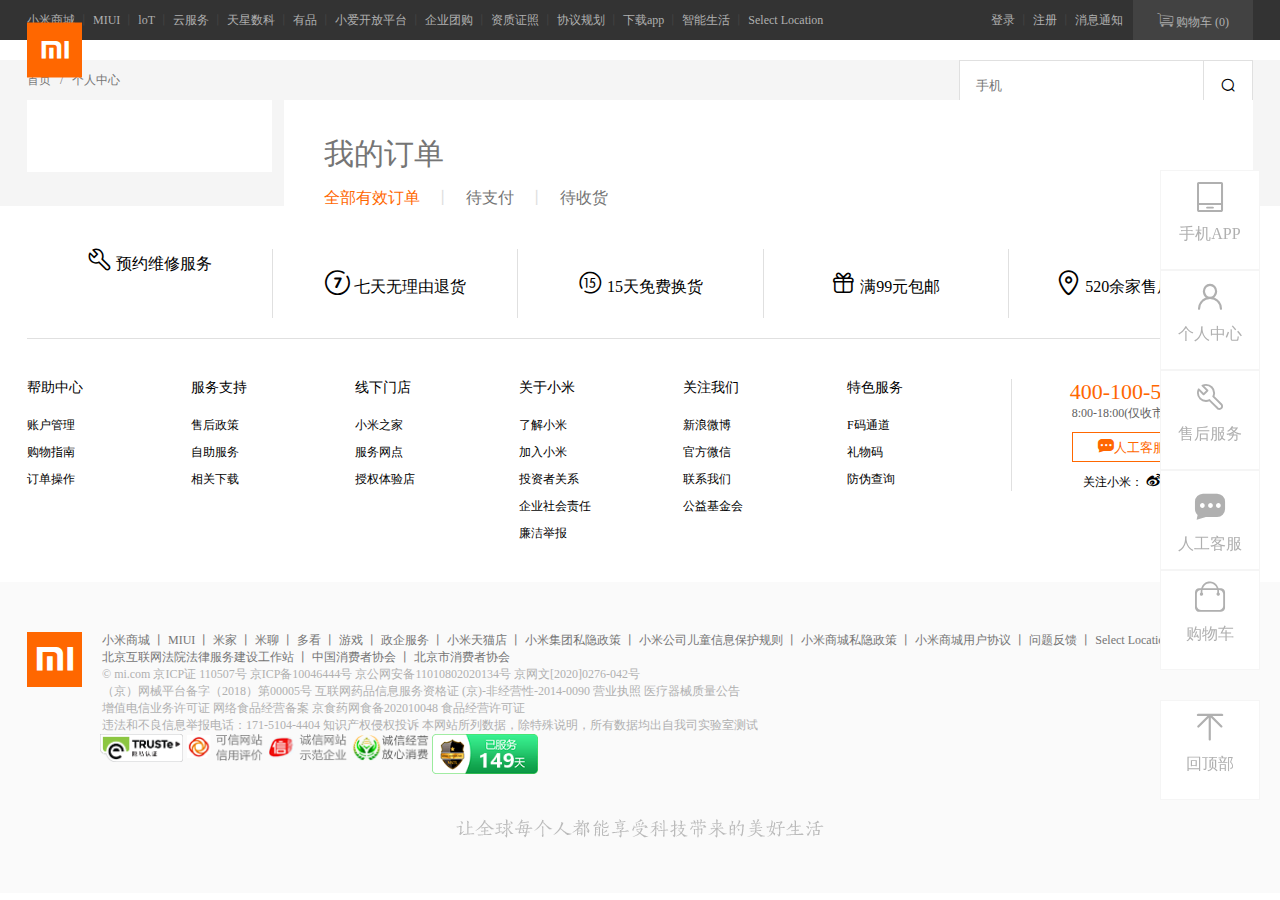
<file: order/order.html>
<!DOCTYPE html>
<html>
	<head>
		<meta charset="utf-8">
		<title>我的订单</title>
		<link rel="icon" href=" ../images/index.ico">
		<link rel="stylesheet" type="text/css" href="../public/font_zppiv2sn6f/iconfont.css"/>
		<link rel="stylesheet" type="text/css" href="../public/reset.css"/>
		<link rel="stylesheet" type="text/css" href="order.css"/>
	</head>
	<body>
		<!-- 顶部 -->
		<div class="top tonglan">
			<div class="top-container w clearfix">
				<ul class="fl clearfix">
					<li><a href="#">小米商城</a></li>
					<li><span class="sep">丨</span></li>
					<li><a href="#">MIUI</a></li>
					<li><span class="sep">丨</span></li>
					<li><a href="#">loT</a></li>
					<li><span class="sep">丨</span></li>
					<li><a href="#">云服务</a></li>
					<li><span class="sep">丨</span></li>
					<li><a href="#">天星数科</a></li>
					<li><span class="sep">丨</span></li>
					<li><a href="#">有品</a></li>
					<li><span class="sep">丨</span></li>
					<li><a href="#">小爱开放平台</a></li>
					<li><span class="sep">丨</span></li>
					<li><a href="#">企业团购</a></li>
					<li><span class="sep">丨</span></li>
					<li><a href="#">资质证照</a></li>
					<li><span class="sep">丨</span></li>
					<li><a href="#">协议规划</a></li>
					<li><span class="sep">丨</span></li>
					<li><a href="#">下载app</a></li>
					<li><span class="sep">丨</span></li>
					<li><a href="#">智能生活</a></li>
					<li><span class="sep">丨</span></li>
					<li><a href="#">Select Location</a></li>
					<div class="clear"></div>
				</ul>
				<ul class="fr">
					<div class="cart fr">
						<a href="../cart/cart.html">
							<span class="iconfont icon-qicheqianlian-select"></span>
							<span>购物车 <span class="count">(0)</span></span>
						</a>
						<div class="cart_content">
							
						</div>
					</div>
					<li><a href="#">消息通知</a></li>
					<li><span class="sep">丨</span></li>
					<li><a href="#">注册</a></li>
					<li><span class="sep">丨</span></li>
					<li><a href="../login/login.html">登录</a></li>
				</ul>
			</div>
		</div>
		<!-- 头部header -->
		<div class="header-warp tonglan">
			<div class="header w clearfix">
				<div class="logobox fl">
					<div class="logo">
						<span class="iconfont icon-index "></span>
						<span class="iconfont icon-xiaomi"></span>
					</div>
				</div>
				<ul class="nav fl clearfix">
					
				</ul>
				<div class="nav-main tonglan"></div>
				<div class="search fr">
					<input name="search" type="text" placeholder="手机">
					<button type="button" class="search-btn">
						<sapn class="iconfont icon-sousuo"></sapn>
					</button>
				</div>
				
			</div>
		</div>
		<!-- banner -->
		<div class="banner-nav tonglan">
			<div class="w">
				<a href="../home/home.html">首页</a>
				<span>&nbsp; / &nbsp;</span>
				<span>个人中心</span>
			</div>
		</div>
		<div class="col-container tonglan">
			<div class="w">
				<div class=" col-left ">
					
				</div>
				<div class="col-right clearfix">
					<h2>我的订单</h2>
					<ul class="clearfix">
						<li class="all">
							全部有效订单
							<div class="order-warpper clearfix"></div>
						</li>
						<li class="sep">丨</li>
						<li class="unpaid ">
							待支付
							<div class="order-warpper clearfix"></div>
						</li>
						<li class="sep">丨</li>
						<li class="paid">
							待收货
							<div class="order-warpper clearfix"></div>
						</li>
						
					</ul>
					
				</div>
			</div>
		</div>
		<!-- footer -->
		<div class="site-footer">
			<div class="container w">
				<div class="footer-service">
					<ul class='clearfix'>
						<li class="help">
							<a href="#">
								<span class="iconfont icon-banshou"></span>
								<span>预约维修服务</span>
							</a>
						</li>
						<li>
							<a href="#">
								<span class="iconfont icon-qitian"></span>
								<span>七天无理由退货</span>
							</a>
						</li>
						<li>
							<a href="#">
								<span class="iconfont icon-tian"></span>
								<span>15天免费换货</span>
							</a>
						</li>
						<li>
							<a href="#">
								<span class="iconfont icon-liwu"></span>
								<span>满99元包邮</span>
							</a>
						</li>
						<li>
							<a href="#">
								<span class="iconfont icon-Frame1"></span>
								<span>520余家售后网点</span>
							</a>
						</li>
					</ul>
				</div>
				<div class="footer-links clearfix">
					<dl>
						<dt>帮助中心</dt>
						<dd><a href="#">账户管理</a></dd>
						<dd><a href="#">购物指南</a></dd>
						<dd><a href="#">订单操作</a></dd>
					</dl>
					<dl>
						<dt>服务支持</dt>
						<dd><a href="#">售后政策</a></dd>
						<dd><a href="#">自助服务</a></dd>
						<dd><a href="#">相关下载</a></dd>
					</dl>
					<dl>
						<dt>线下门店</dt>
						<dd><a href="#">小米之家</a></dd>
						<dd><a href="#">服务网点</a></dd>
						<dd><a href="#">授权体验店</a></dd>
					</dl>
					<dl>
						<dt>关于小米</dt>
						<dd><a href="#">了解小米</a></dd>
						<dd><a href="#">加入小米</a></dd>
						<dd><a href="#">投资者关系</a></dd>
						<dd><a href="#">企业社会责任</a></dd>
						<dd><a href="#">廉洁举报</a></dd>
					</dl>
					<dl>
						<dt>关注我们</dt>
						<dd><a href="#">新浪微博</a></dd>
						<dd><a href="#">官方微信</a></dd>
						<dd><a href="#">联系我们</a></dd>
						<dd><a href="#">公益基金会</a></dd>
					</dl>
					<dl>
						<dt>特色服务</dt>
						<dd><a href="#">F码通道</a></dd>
						<dd><a href="#">礼物码</a></dd>
						<dd><a href="#">防伪查询</a></dd>
					</dl>
		
					<div class="col-contact fl">
						<p class="phone">400-100-5678</p>
						<p>8:00-18:00(仅收市话费)</p>
						<a href="#">
							<button type="button"><span class="iconfont icon-kefuxitongicon-"></span><span>人工客服</span></button>
						</a>
						<div class="follow">
							<span>关注小米：</span>
							<a href="#"><span class="iconfont icon-weibo"></span></a>
							<a href="#"><span class="iconfont icon-weixin"></span></a>
						</div>
					</div>
				</div>
			</div>
		</div>
		<div class="site-info">
			<div class=" w container clearfix">
				<div class="logo fl">
					<span class="iconfont icon-xiaomi"></span>
				</div>
				<div class="info-text fl">
					<p class="site">
						<span><a href="#">小米商城</a></span>
						<span>丨</span>
						<span><a href="#">MIUI</a></span>
						<span>丨</span>
						<span><a href="#">米家</a></span>
						<span>丨</span>
						<span><a href="#">米聊</a></span>
						<span>丨</span>
						<span><a href="#">多看</a></span>
						<span>丨</span>
						<span><a href="#">游戏</a></span>
						<span>丨</span>
						<span><a href="#">政企服务</a></span>
						<span>丨</span>
						<span><a href="#">小米天猫店</a></span>
						<span>丨</span>
						<span><a href="#">小米集团私隐政策</a></span>
						<span>丨</span>
						<span><a href="#">小米公司儿童信息保护规则</a></span>
						<span>丨</span>
						<span><a href="#">小米商城私隐政策</a></span>
						<span>丨</span>
						<span><a href="#">小米商城用户协议</a></span>
						<span>丨</span>
						<span><a href="#">问题反馈</a></span>
						<span>丨</span>
						<span><a href="#">Select Location</a></span>
		
					</p>
					<p class="site">
						<span><a href="#">北京互联网法院法律服务建设工作站</a></span>
						<span>丨</span>
						<span><a href="#">中国消费者协会</a></span>
						<span>丨</span>
						<span><a href="#">北京市消费者协会</a></span>
					</p>
					<p>
						<span>©</span>
						<span><a href="#">mi.com</a></span>
						<span>京ICP证 110507号</span>
						<span><a href="#">京ICP备10046444号</a></span>
						<span><a href="#">京公网安备11010802020134号</a></span>
						<span><a href="#">京网文[2020]0276-042号</a></span>
					</p>
					<p>
						<span><a href="#">（京）网械平台备字（2018）第00005号</a></span>
						<span><a href="#">互联网药品信息服务资格证 (京)-非经营性-2014-0090</a></span>
						<span><a href="#">营业执照</a></span>
						<span><a href="#">医疗器械质量公告</a></span>
					</p>
					<p>
						<span><a href="#">增值电信业务许可证</a></span>
						<span> 网络食品经营备案 京食药网食备202010048</span>
						<span><a href="#">食品经营许可证</a></span>
					</p>
					<p>
						<span>违法和不良信息举报电话：171-5104-4404 </span>
						<span><a href="#">知识产权侵权投诉</a></span>
						<span> 本网站所列数据，除特殊说明，所有数据均出自我司实验室测试</span>
					</p>
				</div>
				<div class="info-links">
					<ul class="clearfix">
						<li><a href="#"><img src="../images/truste.png"></a></li>
						<li><a href="#"><img src="../images/v-logo-1.png"></a></li>
						<li><a href="#"><img src="../images/v-logo-2.png"></a></li>
						<li><a href="#"><img src="../images/truste2.png"></a></li>
						<span><a href="#"><img src="../images/truste3.png"></a></span>
					</ul>
				</div>
			</div>
			<div class="slogan">
				<span><img src="../images/slogan2020.png"></span>
			</div>
		</div>
		<div class="sidenav">
			<ul>
				<li>
					<div class="sidenav-box">
						<span class="iconfont icon-shouji"></span>
						<p>手机APP</p>
					</div>
				</li>
				<li>
					<div class="sidenav-box">
						<span class="iconfont icon-ren"></span>
						<p>个人中心</p>
					</div>
				</li>
				<li>
					<div class="sidenav-box">
						<span class="iconfont icon-banshou"></span>
						<p>售后服务</p>
					</div>
				</li>
				<li>
					<div class="sidenav-box">
						<p><span class="iconfont icon-kefuxitongicon-"></span></p>
						<p>人工客服</p>
					</div>
				</li>
				<li>
					<div class="sidenav-box">
						<span class="iconfont icon-gouwu"></span>
						<p>购物车</p>
					</div>
				</li>
		
				<li class="assist1">
					<a href="#home">
						<div class="sidenav-box">
							<span class="iconfont icon-12"></span>
							<p>回顶部</p>
						</div>
					</a>
				</li>
			</ul>
		</div>
		
		<script src="../public/jQuery-1.8.2.js"></script>
		<script src="../public/layer/layer.js"></script>
		<script src="order.js"></script>
	</body>
</html>
</file>
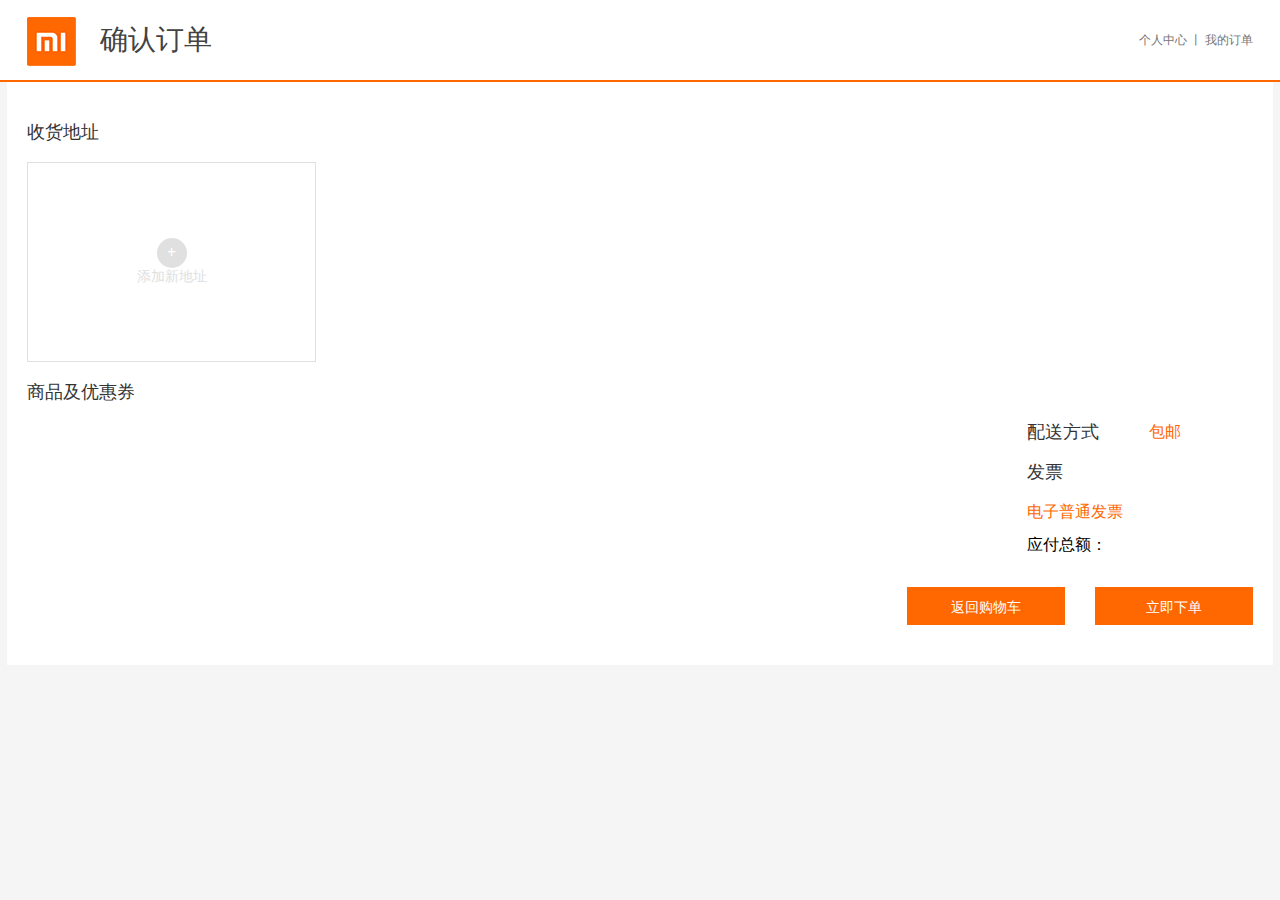
<file: order_confirm/order_confirm.html>
<!DOCTYPE html>
<html>
	<head>
		<meta charset="utf-8">
		<title>订单确认</title>
		<link rel="icon" href=" ../images/index.ico">
		<link rel="stylesheet" type="text/css" href="../public/reset.css" />
		<link rel="stylesheet" type="text/css" href="order_confirm.css" />
		<link rel="stylesheet" type="text/css" href="../public/Validform/Validform_v5.3.2.css" />
		<link rel="stylesheet" type="text/css" href="../public/layer/mobile/need/layer.css"/>
	</head>
	<body>
		<div class="cover">
			<div class="add">
				<h5>地址管理</h5>
				<form action="" method="">
					<div>
						<input type="text" datatype='*' class='name' placeholder="姓名" />
						<div class="Validform_checktip"></div>
					</div>
					<div>
						<input type="text" datatype='m' class="cell" placeholder="手机号" />
						<div class="Validform_checktip"></div>
					</div>
					<select name="" class='region-province'></select>
					<select name="" class='region-city'></select>
					<select name="" class='region-area'></select>
					<select name="" class='region-street'></select>
					<div>
						<input type="text" datatype='*' class='detailed' placeholder="详细地址" />
						<div class="Validform_checktip"></div>
					</div>
					<div>
						<input type="text" datatype='*' class='tag' placeholder="标签" />
						<div class="Validform_checktip">学校或者公司</div>
					</div>
					<div class="yesno">
						<button class='yes' type="button">确认</button>
						<button class='yess' type="button">确认</button>
						<button class='no' type="reset">取消</button>
					</div>
				</form>
			</div>
		</div>
		<div class="header-warp tonglan">
			<div class="header w clearfix">
				<div class="logo fl">
					<img src="images/milogo.png">
				</div>
				<h1 class="fl">确认订单</h1>
				<div class="right fr">
					<span><a href="../profile/profile.html">个人中心</a></span>
					<span>丨</span>
					<span><a href="../order/order.html">我的订单</a></span>
				</div>
			</div>

		</div>
		<div class="order-warp w">
			<div class="address-warp clearfix">
				<h3>收货地址</h3>
				
				<div class="btn">
					<span>+</span>
					<p>添加新地址</p>

				</div>
			</div>
			<div class="param-warp">
				<h3>商品及优惠券</h3>
				<div class="param-box">
			
				</div>
			</div>
			<div class="mode clearfix">
				<h3 class="fl">配送方式</h3>
				<span class='fl'>包邮</span>
			</div>
			<div class="invoice">
				<h3>发票</h3>
				<span>电子普通发票</span>
				<div class="with-warp">
					<span>应付总额：</span>
					<span class='withll'></span>
				</div>
			</div>
			<div class="btn-warp clearfix">
				<button type="button" class=" btn-order fr"><a href="#">立即下单</a></button>
				<button type="button" class="fr"><a href="../cart/cart.html">返回购物车</a></button>
			</div>
		</div>

		<script src="../public/jQuery-1.8.2.js"></script>
		<script src="../public/layer/layer.js" type="text/javascript" charset="utf-8"></script>
		<script src="../public/Validform/Validform_v5.3.2.js" type="text/javascript" charset="utf-8"></script>
		<script src="../public/regions.js"></script>
		<script src="../public/regions_picker.js"></script>
		<script src="order_confirm.js"></script>
	</body>
</html>
</file>
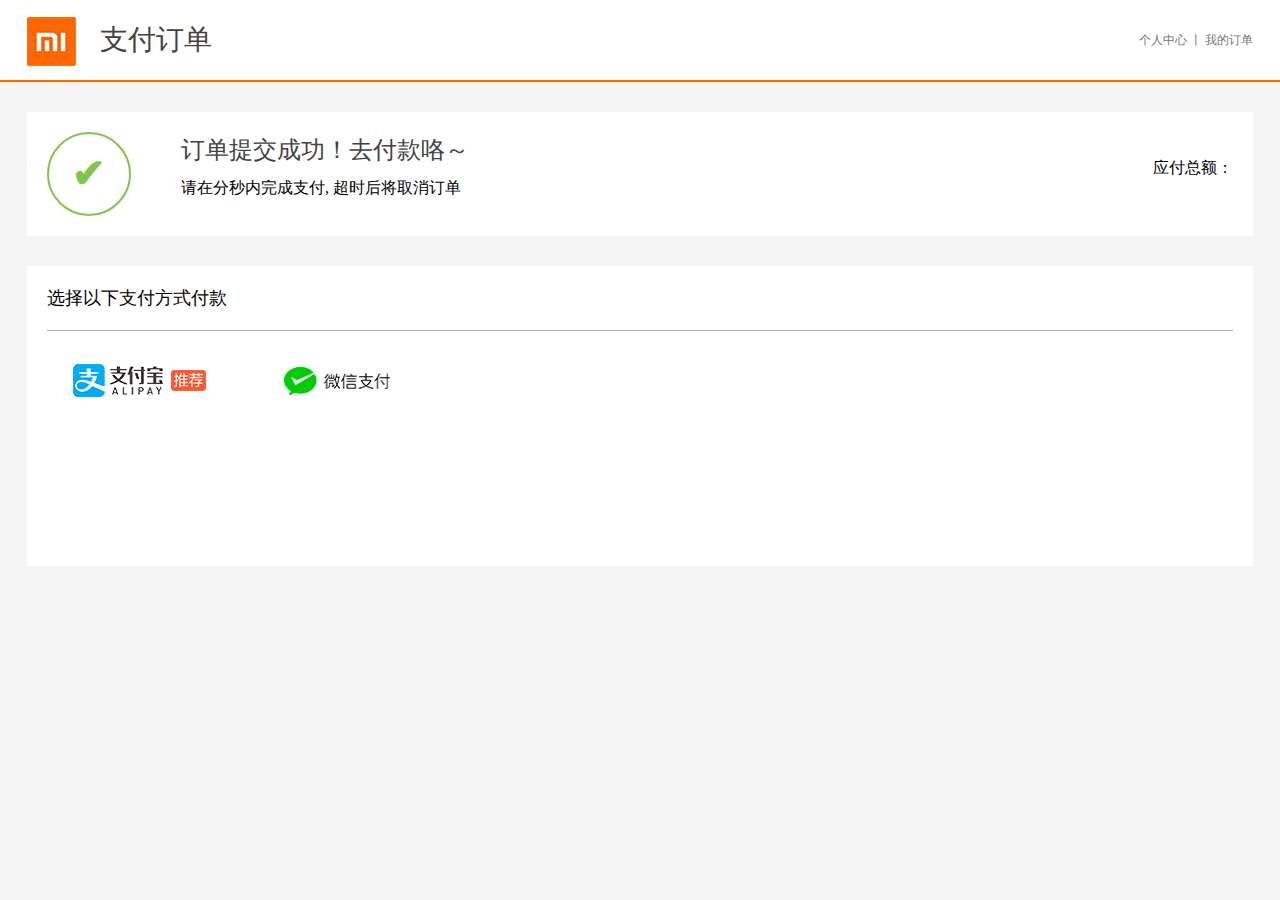
<file: pay/pay.html>
<!DOCTYPE html>
<html>
	<head>
		<meta charset="utf-8">
		<title>支付界面</title>
		<link rel="icon" href=" ../images/index.ico">
		<link rel="stylesheet" type="text/css" href="../public/reset.css"/>
		<link rel="stylesheet" type="text/css" href="pay.css"/>
		
	</head>
	<body>
		<div class="header-warp tonglan">
			<div class="header w clearfix">
				<div class="logo fl">
					<img src="images/milogo.png">
				</div>
				<h1 class="fl">支付订单</h1>
				<div class="right fr">
					<span><a href="../profile/profile.html">个人中心</a></span>
					<span>丨</span>
					<span><a href="../order/order.html">我的订单</a></span>
				</div>
			</div>
		</div>
		<div class="submit-warp w clearfix">
			<div class="icon fl">
				<span>✔</span>
			</div>
			<div class="content fl">
				<h3>订单提交成功！去付款咯～</h3>
				<span>请在<span class="minute"></span>分<span class="second"></span>秒内完成支付, 超时后将取消订单</span>
				<p></p>
			</div>
			<div class="fr">
				<span>应付总额：<span class='zonge'></span></span>
			</div>
		</div>
		<div class="payment w">
			<div class="title">
				<h3>选择以下支付方式付款</h3>
				
			</div>
			<div class="pay clearfix">
				<div class=" alipay fl">
					<img src="images/ailpay.png" >
				</div>
				<div class="wechat fl">
					<img src="images/wx.jpg" >
				</div>
			</div>
			
		</div>
			
		
		<div class="cover">
			<div class="pay-img">
				<img class="zfb" src="images/2.jpg" >
				<img class="wx" src="images/1.jpg" >
			</div>
			<div class="btn">
				<button class="yespay fr" type="button">确认支付</button>
				<button class="nopay fr" type="button">取消</button>
			</div>
		</div>
		<script src="../public/jQuery-1.8.2.js" type="text/javascript" charset="utf-8"></script>
		<script src="pay.js" type="text/javascript" charset="utf-8"></script>
	</body>
</html>
</file>
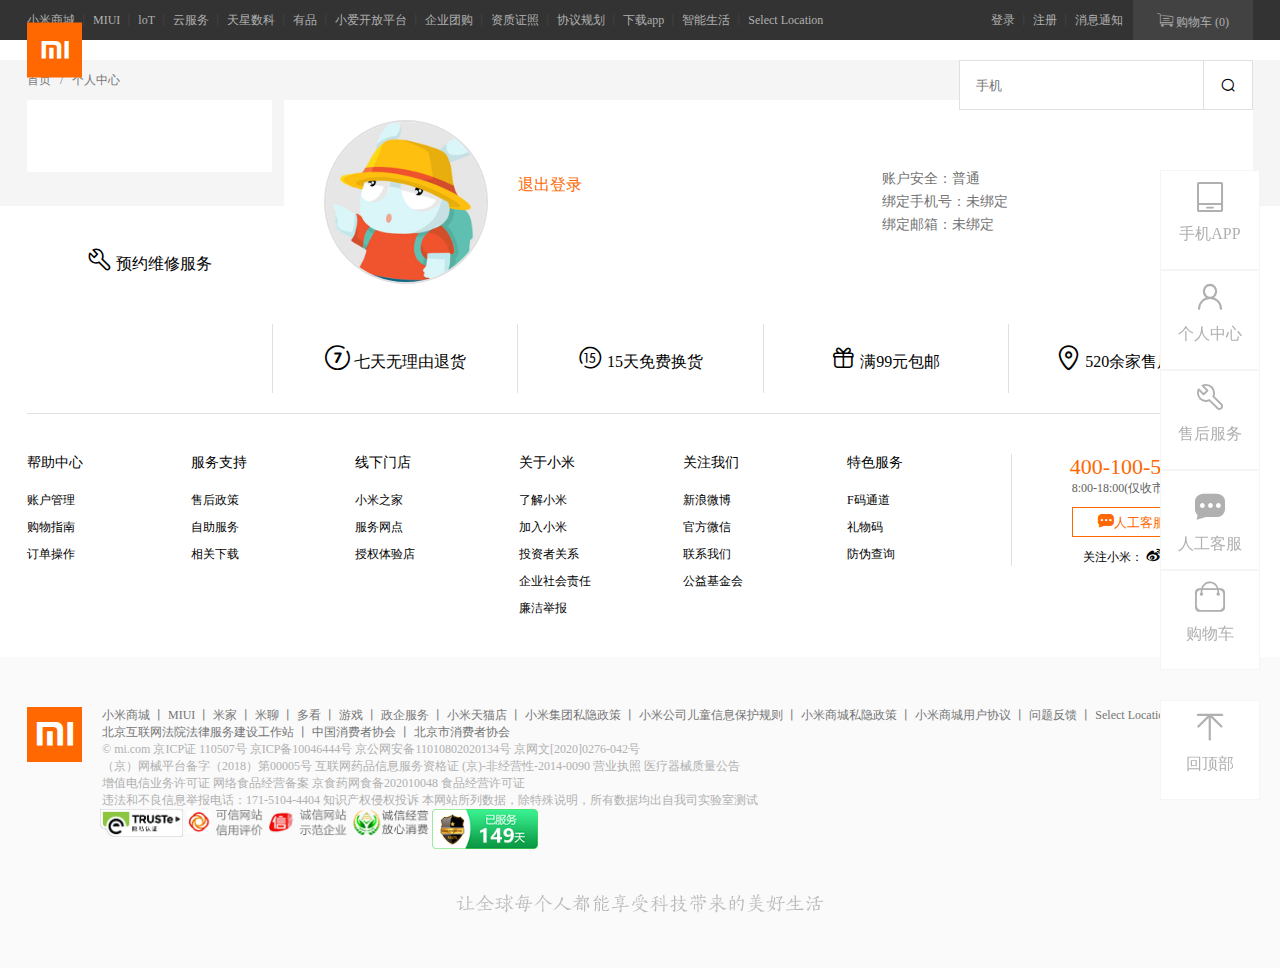
<file: profile/profile.html>
<!DOCTYPE html>
<html>
	<head>
		<meta charset="utf-8">
		<title>收货地址</title>
		<link rel="icon" href=" ../images/index.ico">
		<link rel="stylesheet" type="text/css" href="../public/font_zppiv2sn6f/iconfont.css"/>
		<link rel="stylesheet" type="text/css" href="../public/reset.css"/>
		<link rel="stylesheet" type="text/css" href="profile.css"/>
	</head>
	<body>
		<!-- 顶部 -->
		<div class="top tonglan">
			<div class="top-container w clearfix">
				<ul class="fl clearfix">
					<li><a href="#">小米商城</a></li>
					<li><span class="sep">丨</span></li>
					<li><a href="#">MIUI</a></li>
					<li><span class="sep">丨</span></li>
					<li><a href="#">loT</a></li>
					<li><span class="sep">丨</span></li>
					<li><a href="#">云服务</a></li>
					<li><span class="sep">丨</span></li>
					<li><a href="#">天星数科</a></li>
					<li><span class="sep">丨</span></li>
					<li><a href="#">有品</a></li>
					<li><span class="sep">丨</span></li>
					<li><a href="#">小爱开放平台</a></li>
					<li><span class="sep">丨</span></li>
					<li><a href="#">企业团购</a></li>
					<li><span class="sep">丨</span></li>
					<li><a href="#">资质证照</a></li>
					<li><span class="sep">丨</span></li>
					<li><a href="#">协议规划</a></li>
					<li><span class="sep">丨</span></li>
					<li><a href="#">下载app</a></li>
					<li><span class="sep">丨</span></li>
					<li><a href="#">智能生活</a></li>
					<li><span class="sep">丨</span></li>
					<li><a href="#">Select Location</a></li>
					<div class="clear"></div>
				</ul>
				<ul class="fr">
					<div class="cart fr">
						<a href="../cart/cart.html">
							<span class="iconfont icon-qicheqianlian-select"></span>
							<span>购物车 <span class="count">(0)</span></span>
						</a>
						<div class="cart_content">
							
						</div>
					</div>
					<li><a href="#">消息通知</a></li>
					<li><span class="sep">丨</span></li>
					<li><a href="#">注册</a></li>
					<li><span class="sep">丨</span></li>
					<li><a href="../login/login.html">登录</a></li>
				</ul>
			</div>
		</div>
		<!-- 头部header -->
		<div class="header-warp tonglan">
			<div class="header w clearfix">
				<div class="logobox fl">
					<div class="logo">
						<span class="iconfont icon-index "></span>
						<span class="iconfont icon-xiaomi"></span>
					</div>
				</div>
				<ul class="nav fl clearfix">
					
				</ul>
				<div class="nav-main tonglan"></div>
				<div class="search fr">
					<input name="search" type="text" placeholder="手机">
					<button type="button" class="search-btn">
						<sapn class="iconfont icon-sousuo"></sapn>
					</button>
				</div>
				
			</div>
		</div>
		<!-- banner -->
		<div class="banner-nav tonglan">
			<div class="w">
				<a href="../home/home.html">首页</a>
				<span>&nbsp; / &nbsp;</span>
				<span>个人中心</span>
			</div>
		</div>
		<div class="col-container tonglan">
			<div class="w">
				<div class=" col-left ">
					
				</div>
				<div class="col-right clearfix">
					<div class="profile-img fl">
						<img src="images/tx.jpg" >
					</div>
					<div class="name fl">
						<h3></h3>
						<p>退出登录</p>
					</div>
					<ul class="fl">
						<li>账户安全：普通</li>
						<li>绑定手机号：未绑定</li>
						<li>绑定邮箱：未绑定</li>
					</ul>
				</div>
			</div>
		</div>
		<!-- footer -->
		<div class="site-footer">
			<div class="container w">
				<div class="footer-service">
					<ul class='clearfix'>
						<li class="help">
							<a href="#">
								<span class="iconfont icon-banshou"></span>
								<span>预约维修服务</span>
							</a>
						</li>
						<li>
							<a href="#">
								<span class="iconfont icon-qitian"></span>
								<span>七天无理由退货</span>
							</a>
						</li>
						<li>
							<a href="#">
								<span class="iconfont icon-tian"></span>
								<span>15天免费换货</span>
							</a>
						</li>
						<li>
							<a href="#">
								<span class="iconfont icon-liwu"></span>
								<span>满99元包邮</span>
							</a>
						</li>
						<li>
							<a href="#">
								<span class="iconfont icon-Frame1"></span>
								<span>520余家售后网点</span>
							</a>
						</li>
					</ul>
				</div>
				<div class="footer-links clearfix">
					<dl>
						<dt>帮助中心</dt>
						<dd><a href="#">账户管理</a></dd>
						<dd><a href="#">购物指南</a></dd>
						<dd><a href="#">订单操作</a></dd>
					</dl>
					<dl>
						<dt>服务支持</dt>
						<dd><a href="#">售后政策</a></dd>
						<dd><a href="#">自助服务</a></dd>
						<dd><a href="#">相关下载</a></dd>
					</dl>
					<dl>
						<dt>线下门店</dt>
						<dd><a href="#">小米之家</a></dd>
						<dd><a href="#">服务网点</a></dd>
						<dd><a href="#">授权体验店</a></dd>
					</dl>
					<dl>
						<dt>关于小米</dt>
						<dd><a href="#">了解小米</a></dd>
						<dd><a href="#">加入小米</a></dd>
						<dd><a href="#">投资者关系</a></dd>
						<dd><a href="#">企业社会责任</a></dd>
						<dd><a href="#">廉洁举报</a></dd>
					</dl>
					<dl>
						<dt>关注我们</dt>
						<dd><a href="#">新浪微博</a></dd>
						<dd><a href="#">官方微信</a></dd>
						<dd><a href="#">联系我们</a></dd>
						<dd><a href="#">公益基金会</a></dd>
					</dl>
					<dl>
						<dt>特色服务</dt>
						<dd><a href="#">F码通道</a></dd>
						<dd><a href="#">礼物码</a></dd>
						<dd><a href="#">防伪查询</a></dd>
					</dl>
		
					<div class="col-contact fl">
						<p class="phone">400-100-5678</p>
						<p>8:00-18:00(仅收市话费)</p>
						<a href="#">
							<button type="button"><span class="iconfont icon-kefuxitongicon-"></span><span>人工客服</span></button>
						</a>
						<div class="follow">
							<span>关注小米：</span>
							<a href="#"><span class="iconfont icon-weibo"></span></a>
							<a href="#"><span class="iconfont icon-weixin"></span></a>
						</div>
					</div>
				</div>
			</div>
		</div>
		<div class="site-info">
			<div class=" w container clearfix">
				<div class="logo fl">
					<span class="iconfont icon-xiaomi"></span>
				</div>
				<div class="info-text fl">
					<p class="site">
						<span><a href="#">小米商城</a></span>
						<span>丨</span>
						<span><a href="#">MIUI</a></span>
						<span>丨</span>
						<span><a href="#">米家</a></span>
						<span>丨</span>
						<span><a href="#">米聊</a></span>
						<span>丨</span>
						<span><a href="#">多看</a></span>
						<span>丨</span>
						<span><a href="#">游戏</a></span>
						<span>丨</span>
						<span><a href="#">政企服务</a></span>
						<span>丨</span>
						<span><a href="#">小米天猫店</a></span>
						<span>丨</span>
						<span><a href="#">小米集团私隐政策</a></span>
						<span>丨</span>
						<span><a href="#">小米公司儿童信息保护规则</a></span>
						<span>丨</span>
						<span><a href="#">小米商城私隐政策</a></span>
						<span>丨</span>
						<span><a href="#">小米商城用户协议</a></span>
						<span>丨</span>
						<span><a href="#">问题反馈</a></span>
						<span>丨</span>
						<span><a href="#">Select Location</a></span>
		
					</p>
					<p class="site">
						<span><a href="#">北京互联网法院法律服务建设工作站</a></span>
						<span>丨</span>
						<span><a href="#">中国消费者协会</a></span>
						<span>丨</span>
						<span><a href="#">北京市消费者协会</a></span>
					</p>
					<p>
						<span>©</span>
						<span><a href="#">mi.com</a></span>
						<span>京ICP证 110507号</span>
						<span><a href="#">京ICP备10046444号</a></span>
						<span><a href="#">京公网安备11010802020134号</a></span>
						<span><a href="#">京网文[2020]0276-042号</a></span>
					</p>
					<p>
						<span><a href="#">（京）网械平台备字（2018）第00005号</a></span>
						<span><a href="#">互联网药品信息服务资格证 (京)-非经营性-2014-0090</a></span>
						<span><a href="#">营业执照</a></span>
						<span><a href="#">医疗器械质量公告</a></span>
					</p>
					<p>
						<span><a href="#">增值电信业务许可证</a></span>
						<span> 网络食品经营备案 京食药网食备202010048</span>
						<span><a href="#">食品经营许可证</a></span>
					</p>
					<p>
						<span>违法和不良信息举报电话：171-5104-4404 </span>
						<span><a href="#">知识产权侵权投诉</a></span>
						<span> 本网站所列数据，除特殊说明，所有数据均出自我司实验室测试</span>
					</p>
				</div>
				<div class="info-links">
					<ul class="clearfix">
						<li><a href="#"><img src="../images/truste.png"></a></li>
						<li><a href="#"><img src="../images/v-logo-1.png"></a></li>
						<li><a href="#"><img src="../images/v-logo-2.png"></a></li>
						<li><a href="#"><img src="../images/truste2.png"></a></li>
						<span><a href="#"><img src="../images/truste3.png"></a></span>
					</ul>
				</div>
			</div>
			<div class="slogan">
				<span><img src="../images/slogan2020.png"></span>
			</div>
		</div>
		<div class="sidenav">
			<ul>
				<li>
					<div class="sidenav-box">
						<span class="iconfont icon-shouji"></span>
						<p>手机APP</p>
					</div>
				</li>
				<li>
					<div class="sidenav-box">
						<span class="iconfont icon-ren"></span>
						<p>个人中心</p>
					</div>
				</li>
				<li>
					<div class="sidenav-box">
						<span class="iconfont icon-banshou"></span>
						<p>售后服务</p>
					</div>
				</li>
				<li>
					<div class="sidenav-box">
						<p><span class="iconfont icon-kefuxitongicon-"></span></p>
						<p>人工客服</p>
					</div>
				</li>
				<li>
					<div class="sidenav-box">
						<span class="iconfont icon-gouwu"></span>
						<p>购物车</p>
					</div>
				</li>
		
				<li class="assist1">
					<a href="#home">
						<div class="sidenav-box">
							<span class="iconfont icon-12"></span>
							<p>回顶部</p>
						</div>
					</a>
				</li>
			</ul>
		</div>
		
		<script src="../public/jQuery-1.8.2.js"></script>
		<script src="../public/layer/layer.js"></script>
		<script src="profile.js"></script>
	</body>
</html>
</file>
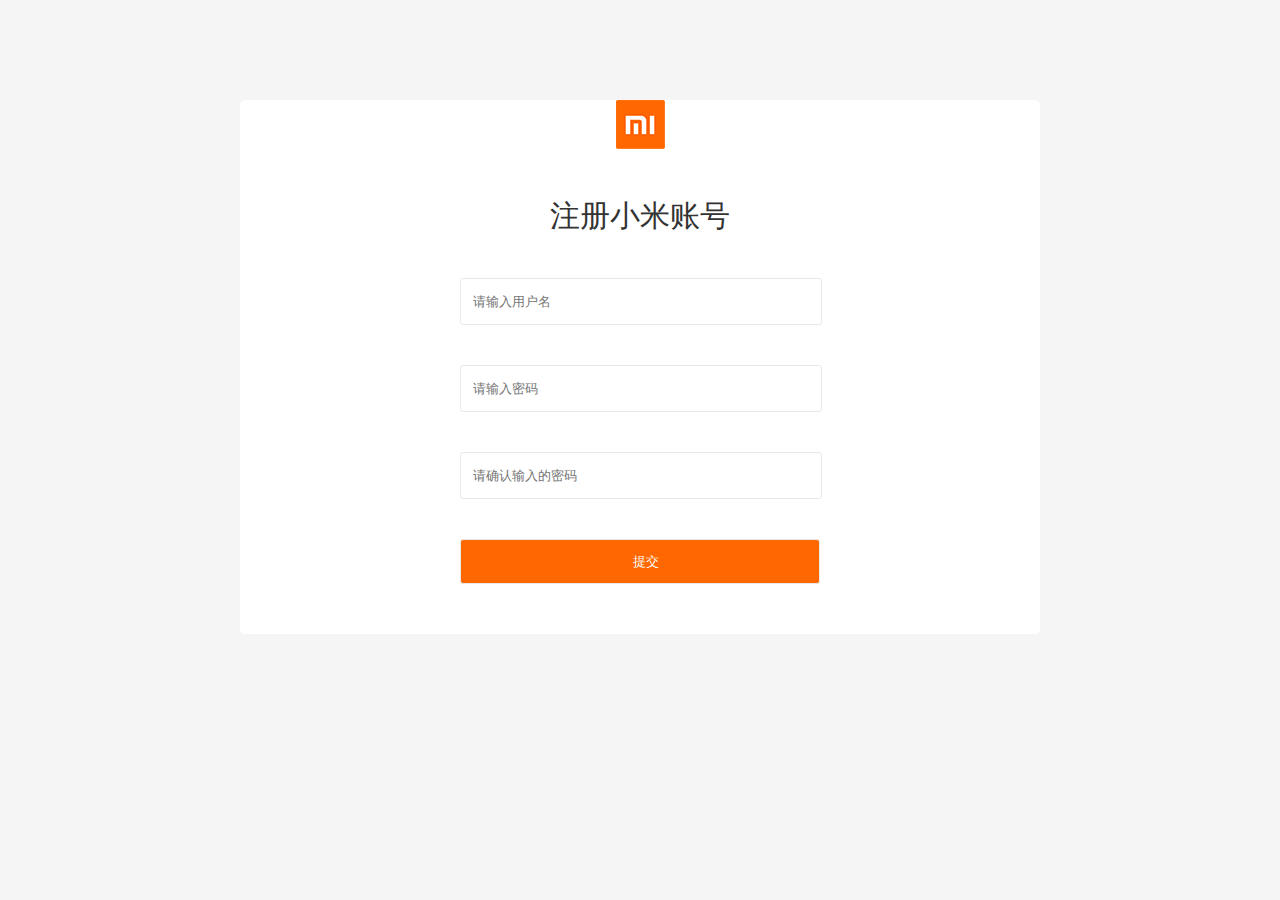
<file: register/register.html>
<!DOCTYPE html>
<html>
	<head>
		<meta charset="utf-8">
		<title>注册</title>
		<link rel="icon" href=" ../images/index.ico">
		<script src="../public/data.js"></script>
		<link rel="stylesheet" type="text/css" href="../public/reset.css"/>
		<link rel="stylesheet" type="text/css" href="../public/Validform/Validform_v5.3.2.css"/>
		<link rel="stylesheet" type="text/css" href="register.css"/>
	</head>
	<body>
		<div class="reg_warp">
			<div class="log">
				<img src="images/milogo.png" >
			</div>
			<h1>注册小米账号</h1>
			<form action="" method="">
				<div>
					<input type="text" class="name" datatype='s5-20,aaa' placeholder='请输入用户名' />
					<div class="Validform_checktip"></div>
				</div>
				<div>
					<input type="text" class='paw1' datatype='*' name='paw' placeholder='请输入密码' />
					<div class="Validform_checktip"></div>
				</div>
				<div>
					<input type="text" class='paw2' datatype='*' recheck='paw' placeholder='请确认输入的密码' />
					<div class="Validform_checktip"></div>
				</div>
				<div>
					<input type="button" class="btn" id="" value="提交" />
				</div>
			</form>
		</div>
		
		
		<script src="../public/jQuery-1.8.2.js" type="text/javascript" charset="utf-8"></script>
		<script src="../public/Validform/Validform_v5.3.2.js" type="text/javascript" charset="utf-8"></script>
		<script src="register.js" type="text/javascript" charset="utf-8"></script>
	</body>
</html>
</file>
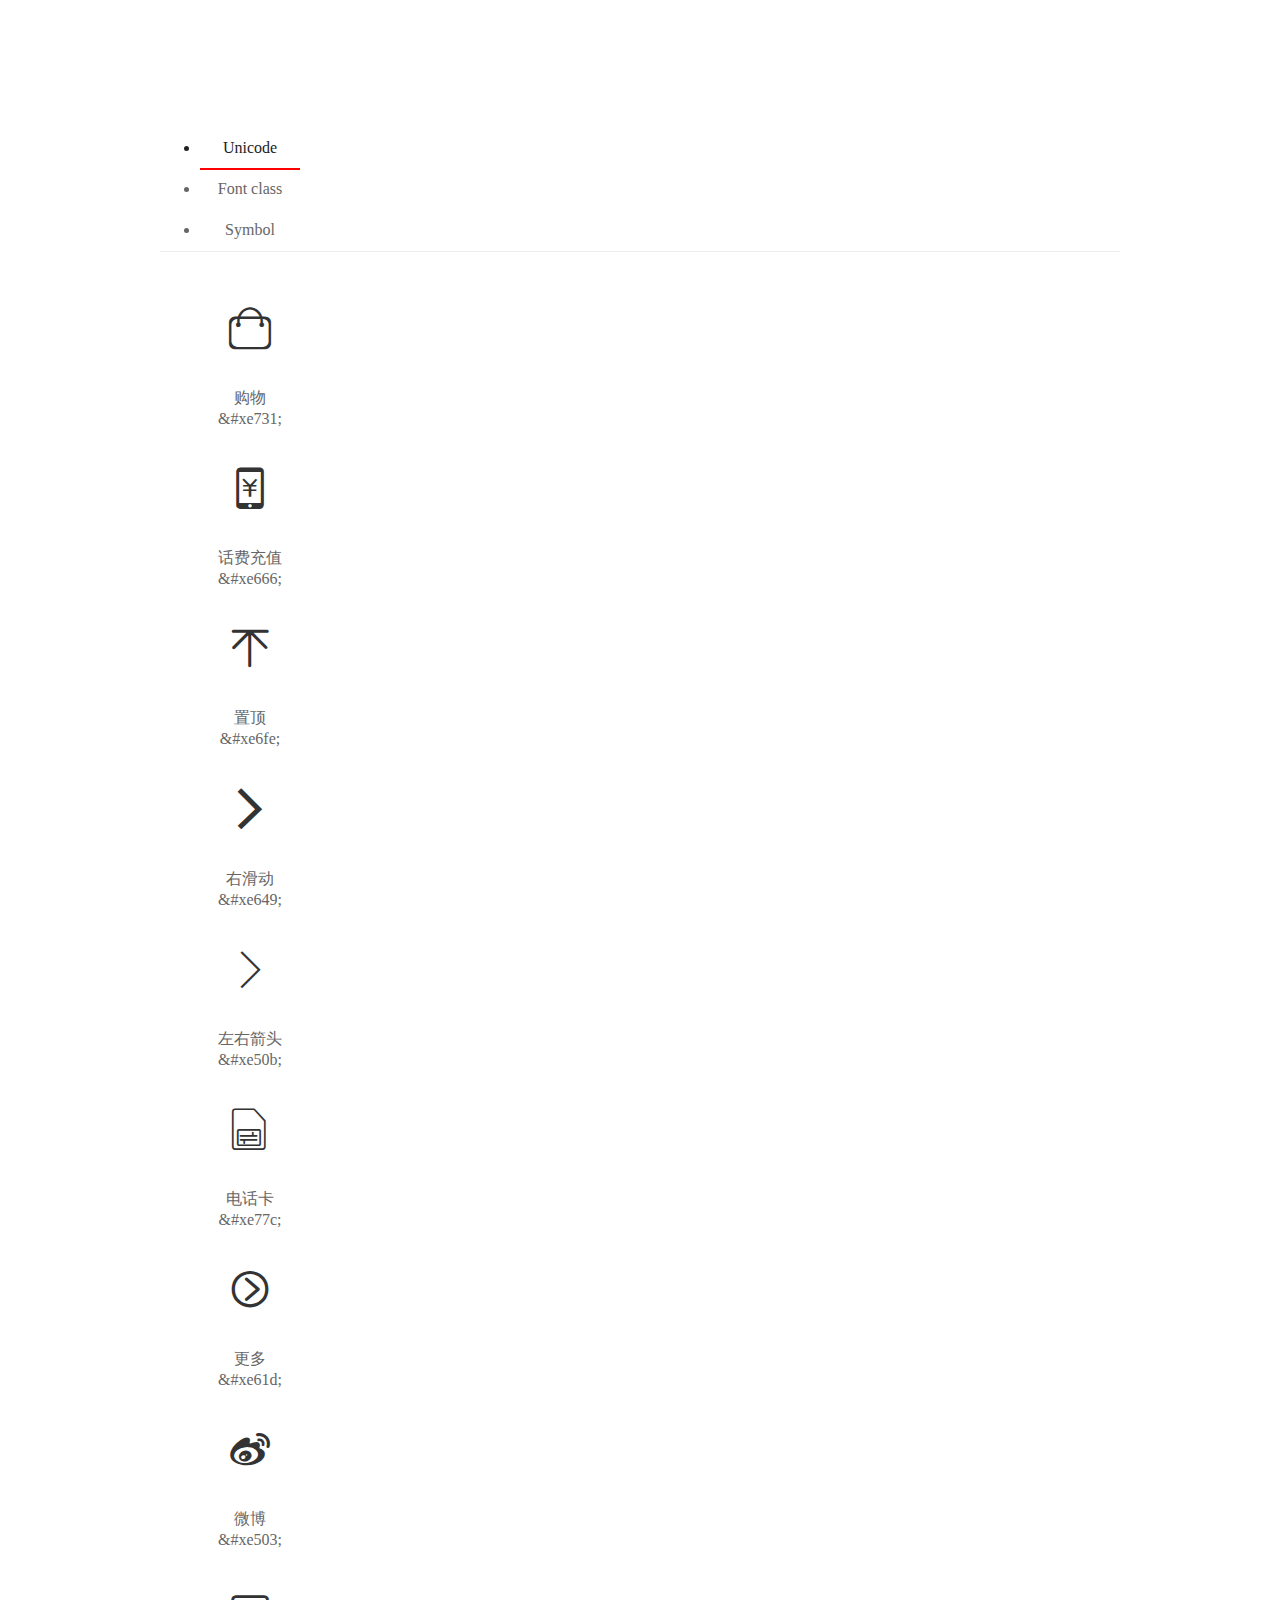
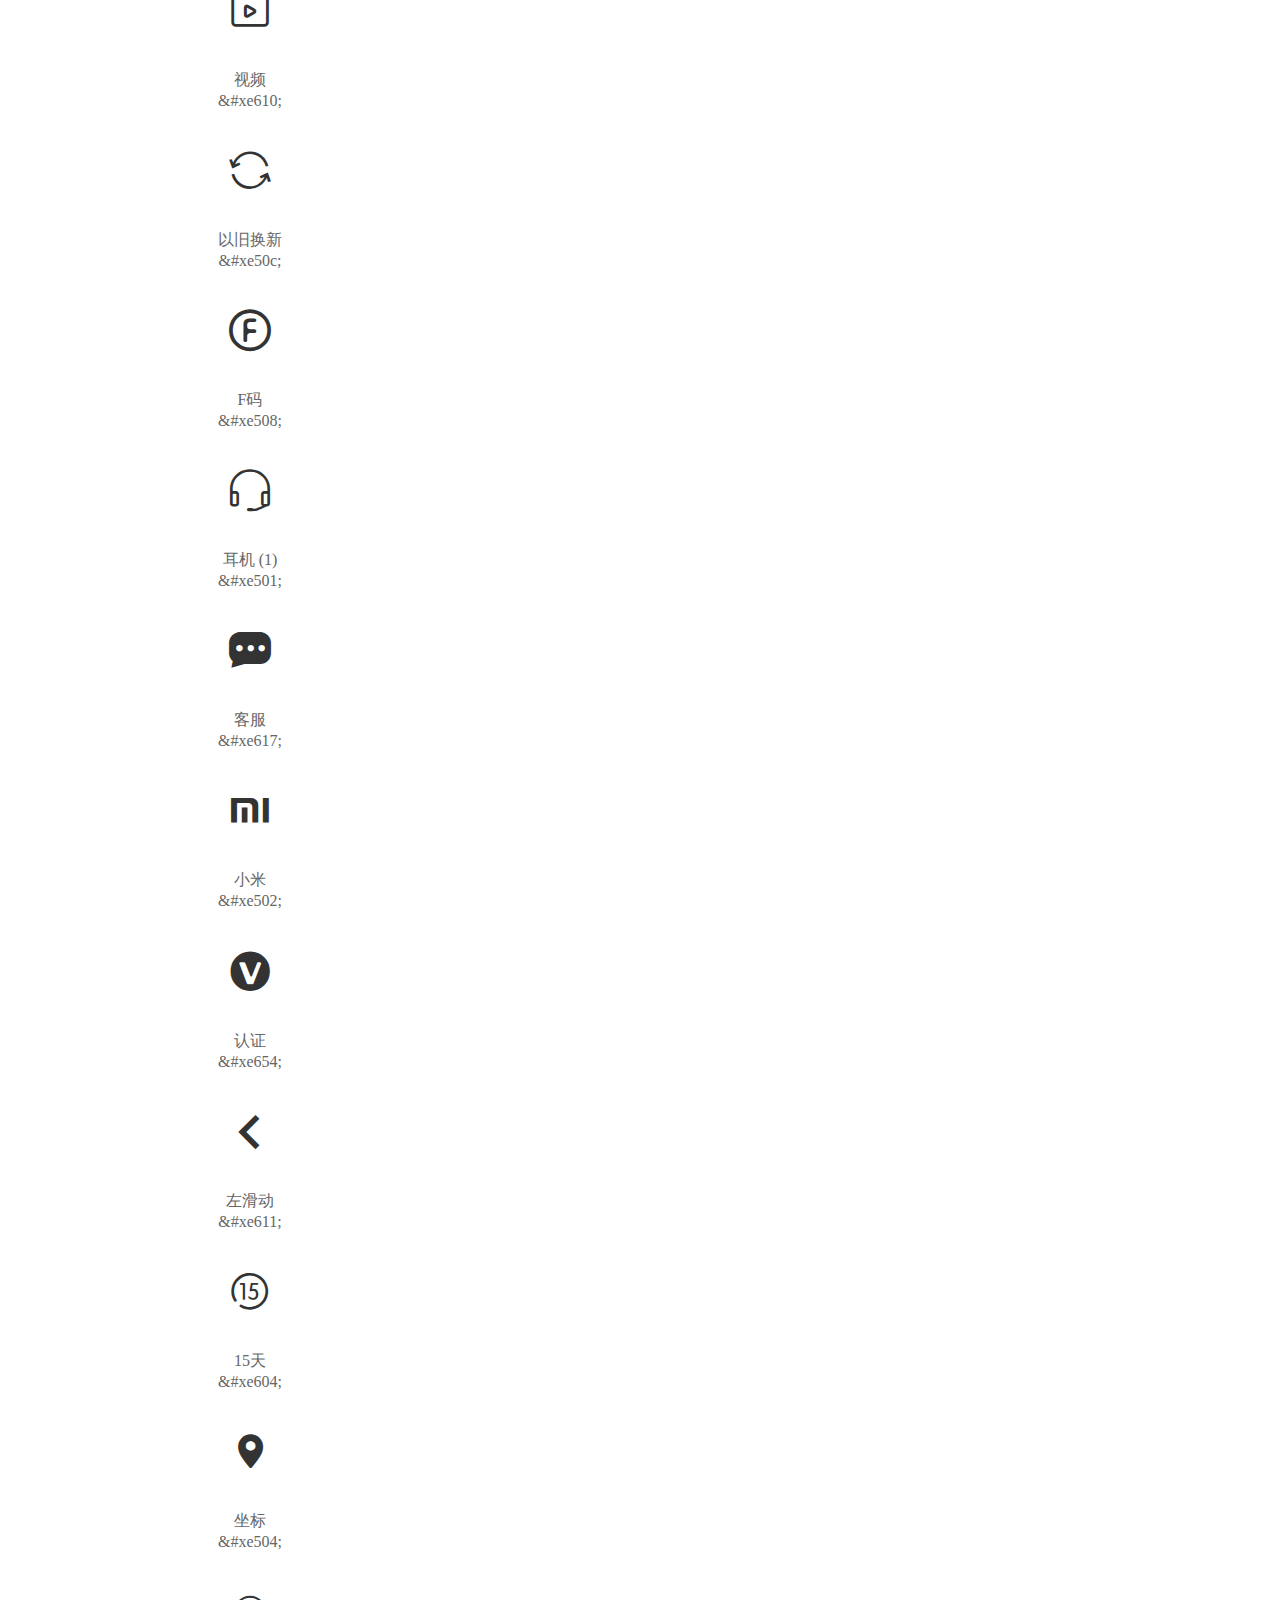
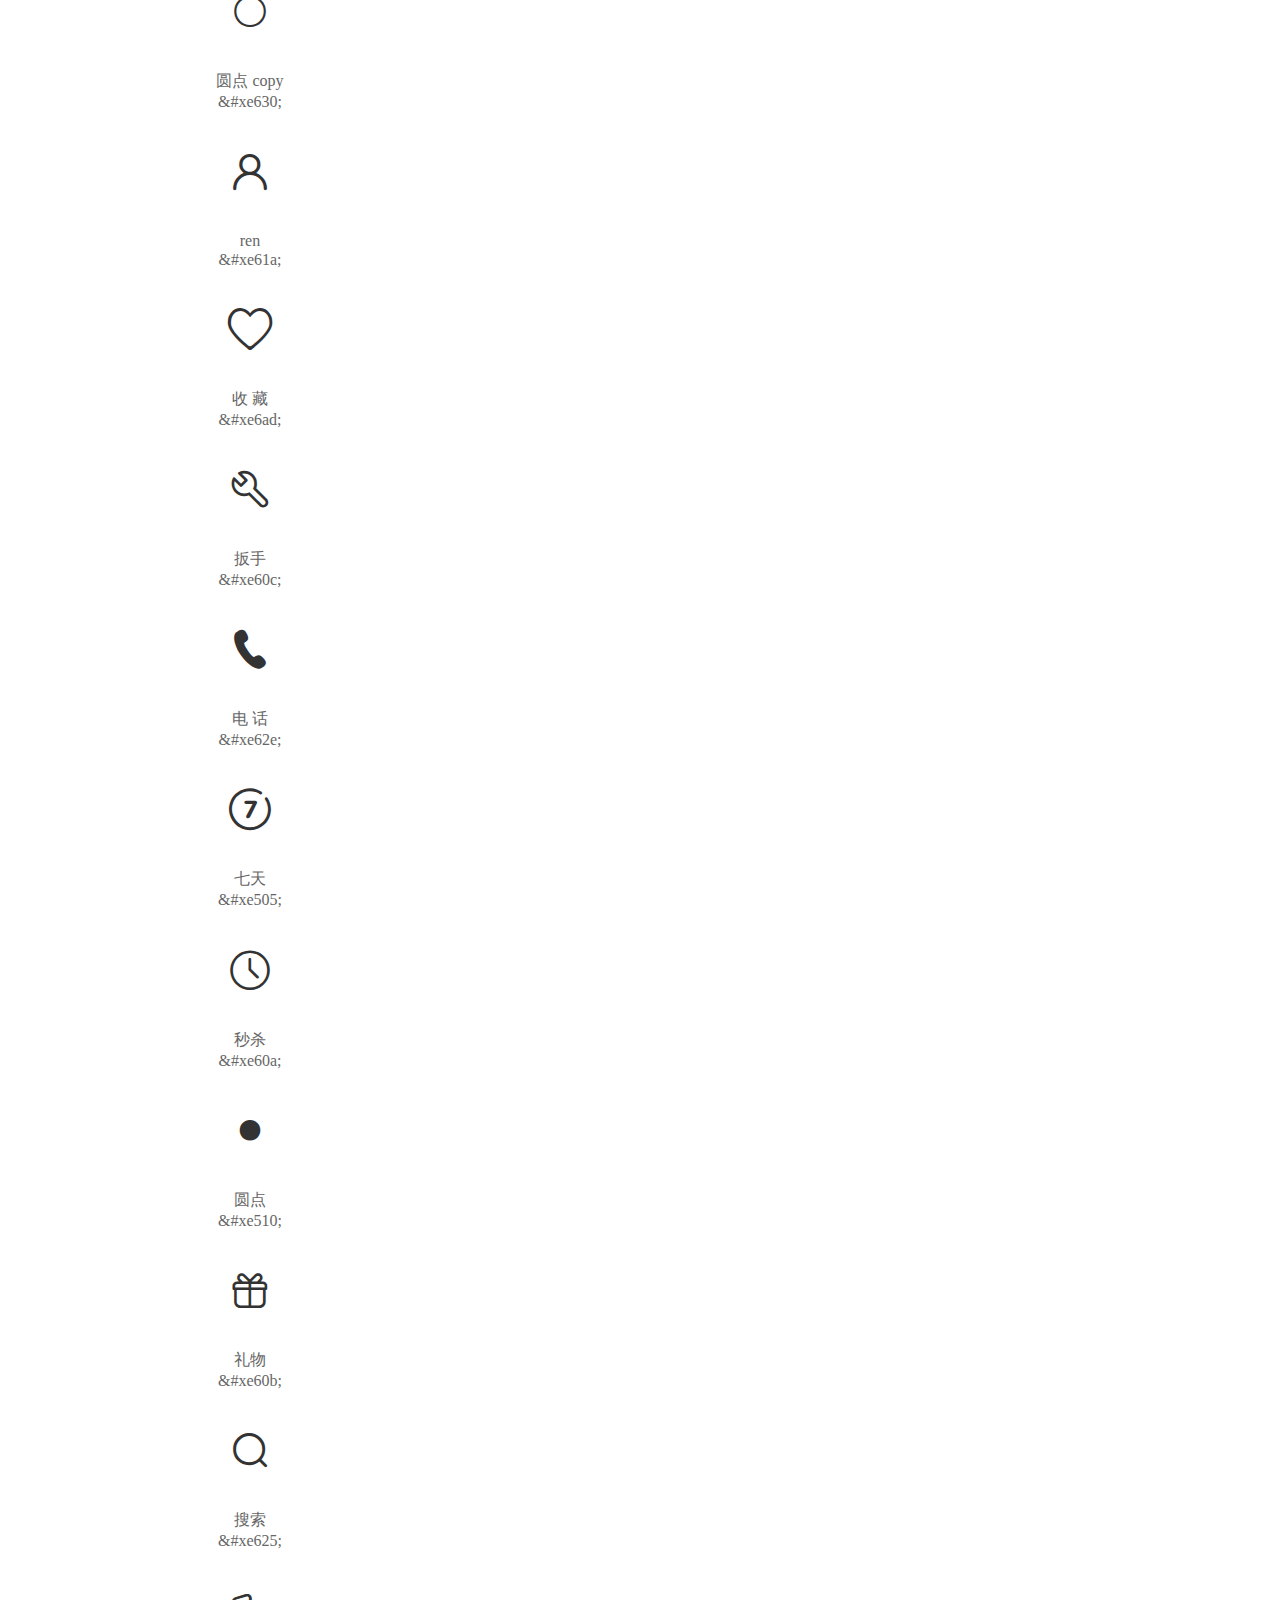
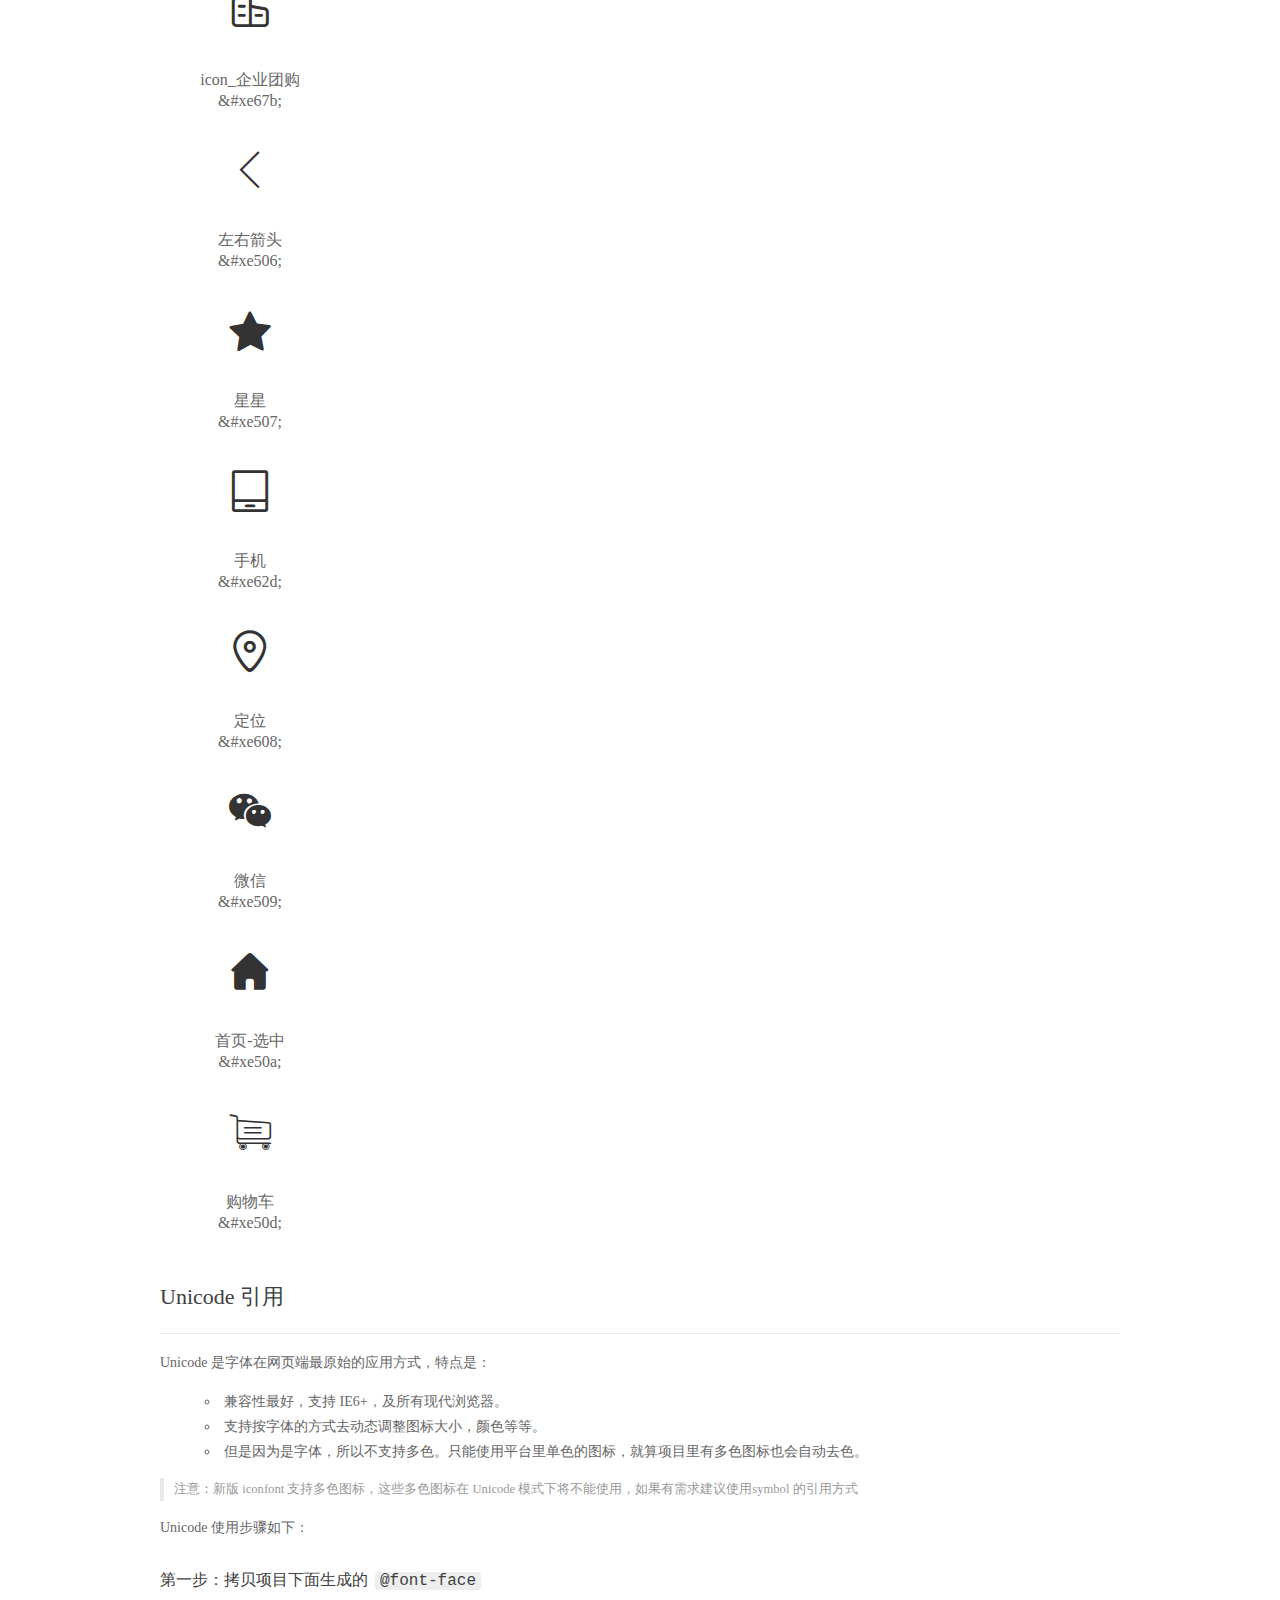
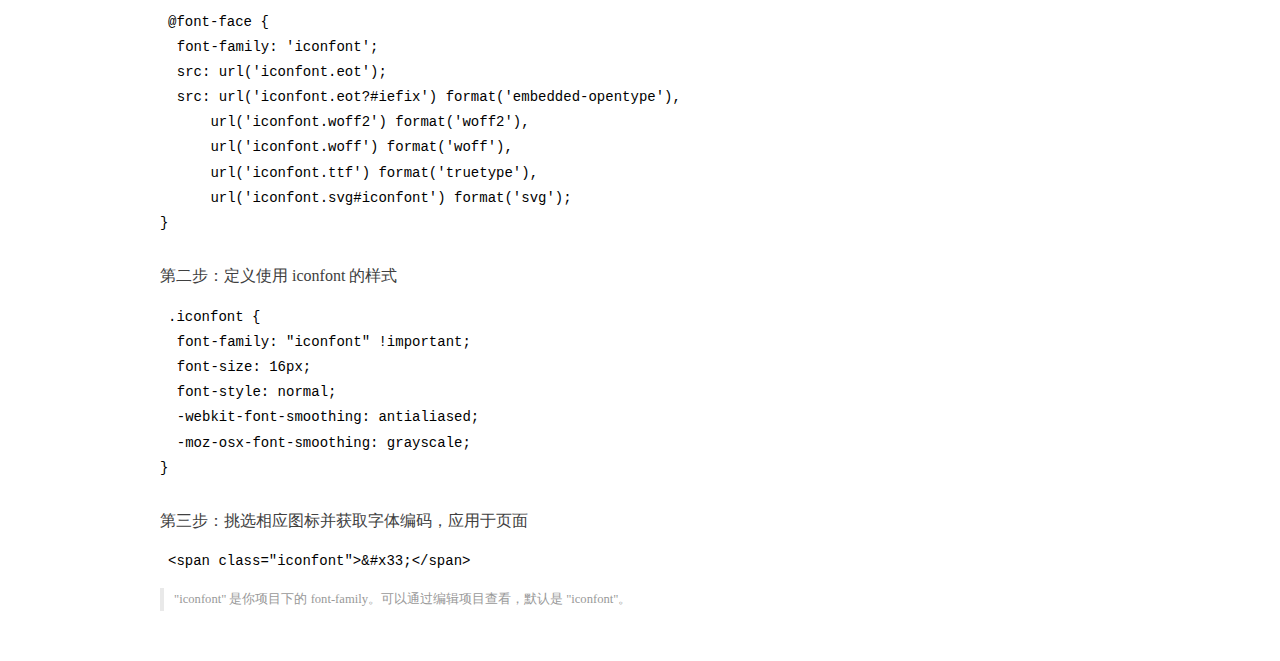
<file: public/font_zppiv2sn6f/demo_index.html>
<!DOCTYPE html>
<html>
<head>
  <meta charset="utf-8"/>
  <title>IconFont Demo</title>
  <link rel="shortcut icon" href="https://img.alicdn.com/tps/i4/TB1_oz6GVXXXXaFXpXXJDFnIXXX-64-64.ico" type="image/x-icon"/>
  <link rel="stylesheet" href="https://g.alicdn.com/thx/cube/1.3.2/cube.min.css">
  <link rel="stylesheet" href="demo.css">
  <link rel="stylesheet" href="iconfont.css">
  <script src="iconfont.js"></script>
  <!-- jQuery -->
  <script src="https://a1.alicdn.com/oss/uploads/2018/12/26/7bfddb60-08e8-11e9-9b04-53e73bb6408b.js"></script>
  <!-- 代码高亮 -->
  <script src="https://a1.alicdn.com/oss/uploads/2018/12/26/a3f714d0-08e6-11e9-8a15-ebf944d7534c.js"></script>
</head>
<body>
  <div class="main">
    <h1 class="logo"><a href="https://www.iconfont.cn/" title="iconfont 首页" target="_blank">&#xe86b;</a></h1>
    <div class="nav-tabs">
      <ul id="tabs" class="dib-box">
        <li class="dib active"><span>Unicode</span></li>
        <li class="dib"><span>Font class</span></li>
        <li class="dib"><span>Symbol</span></li>
      </ul>
      
    </div>
    <div class="tab-container">
      <div class="content unicode" style="display: block;">
          <ul class="icon_lists dib-box">
          
            <li class="dib">
              <span class="icon iconfont">&#xe731;</span>
                <div class="name">购物</div>
                <div class="code-name">&amp;#xe731;</div>
              </li>
          
            <li class="dib">
              <span class="icon iconfont">&#xe666;</span>
                <div class="name">话费充值</div>
                <div class="code-name">&amp;#xe666;</div>
              </li>
          
            <li class="dib">
              <span class="icon iconfont">&#xe6fe;</span>
                <div class="name">置顶</div>
                <div class="code-name">&amp;#xe6fe;</div>
              </li>
          
            <li class="dib">
              <span class="icon iconfont">&#xe649;</span>
                <div class="name">右滑动</div>
                <div class="code-name">&amp;#xe649;</div>
              </li>
          
            <li class="dib">
              <span class="icon iconfont">&#xe50b;</span>
                <div class="name">左右箭头</div>
                <div class="code-name">&amp;#xe50b;</div>
              </li>
          
            <li class="dib">
              <span class="icon iconfont">&#xe77c;</span>
                <div class="name">电话卡</div>
                <div class="code-name">&amp;#xe77c;</div>
              </li>
          
            <li class="dib">
              <span class="icon iconfont">&#xe61d;</span>
                <div class="name">更多</div>
                <div class="code-name">&amp;#xe61d;</div>
              </li>
          
            <li class="dib">
              <span class="icon iconfont">&#xe503;</span>
                <div class="name">微博</div>
                <div class="code-name">&amp;#xe503;</div>
              </li>
          
            <li class="dib">
              <span class="icon iconfont">&#xe610;</span>
                <div class="name">视频</div>
                <div class="code-name">&amp;#xe610;</div>
              </li>
          
            <li class="dib">
              <span class="icon iconfont">&#xe50c;</span>
                <div class="name">以旧换新</div>
                <div class="code-name">&amp;#xe50c;</div>
              </li>
          
            <li class="dib">
              <span class="icon iconfont">&#xe508;</span>
                <div class="name">F码</div>
                <div class="code-name">&amp;#xe508;</div>
              </li>
          
            <li class="dib">
              <span class="icon iconfont">&#xe501;</span>
                <div class="name">耳机 (1)</div>
                <div class="code-name">&amp;#xe501;</div>
              </li>
          
            <li class="dib">
              <span class="icon iconfont">&#xe617;</span>
                <div class="name">客服</div>
                <div class="code-name">&amp;#xe617;</div>
              </li>
          
            <li class="dib">
              <span class="icon iconfont">&#xe502;</span>
                <div class="name">小米</div>
                <div class="code-name">&amp;#xe502;</div>
              </li>
          
            <li class="dib">
              <span class="icon iconfont">&#xe654;</span>
                <div class="name">认证</div>
                <div class="code-name">&amp;#xe654;</div>
              </li>
          
            <li class="dib">
              <span class="icon iconfont">&#xe611;</span>
                <div class="name">左滑动</div>
                <div class="code-name">&amp;#xe611;</div>
              </li>
          
            <li class="dib">
              <span class="icon iconfont">&#xe604;</span>
                <div class="name">15天</div>
                <div class="code-name">&amp;#xe604;</div>
              </li>
          
            <li class="dib">
              <span class="icon iconfont">&#xe504;</span>
                <div class="name">坐标</div>
                <div class="code-name">&amp;#xe504;</div>
              </li>
          
            <li class="dib">
              <span class="icon iconfont">&#xe630;</span>
                <div class="name">圆点 copy</div>
                <div class="code-name">&amp;#xe630;</div>
              </li>
          
            <li class="dib">
              <span class="icon iconfont">&#xe61a;</span>
                <div class="name">ren</div>
                <div class="code-name">&amp;#xe61a;</div>
              </li>
          
            <li class="dib">
              <span class="icon iconfont">&#xe6ad;</span>
                <div class="name">收 藏</div>
                <div class="code-name">&amp;#xe6ad;</div>
              </li>
          
            <li class="dib">
              <span class="icon iconfont">&#xe60c;</span>
                <div class="name">扳手</div>
                <div class="code-name">&amp;#xe60c;</div>
              </li>
          
            <li class="dib">
              <span class="icon iconfont">&#xe62e;</span>
                <div class="name">电  话</div>
                <div class="code-name">&amp;#xe62e;</div>
              </li>
          
            <li class="dib">
              <span class="icon iconfont">&#xe505;</span>
                <div class="name">七天</div>
                <div class="code-name">&amp;#xe505;</div>
              </li>
          
            <li class="dib">
              <span class="icon iconfont">&#xe60a;</span>
                <div class="name">秒杀</div>
                <div class="code-name">&amp;#xe60a;</div>
              </li>
          
            <li class="dib">
              <span class="icon iconfont">&#xe510;</span>
                <div class="name">圆点</div>
                <div class="code-name">&amp;#xe510;</div>
              </li>
          
            <li class="dib">
              <span class="icon iconfont">&#xe60b;</span>
                <div class="name">礼物</div>
                <div class="code-name">&amp;#xe60b;</div>
              </li>
          
            <li class="dib">
              <span class="icon iconfont">&#xe625;</span>
                <div class="name">搜索</div>
                <div class="code-name">&amp;#xe625;</div>
              </li>
          
            <li class="dib">
              <span class="icon iconfont">&#xe67b;</span>
                <div class="name">icon_企业团购</div>
                <div class="code-name">&amp;#xe67b;</div>
              </li>
          
            <li class="dib">
              <span class="icon iconfont">&#xe506;</span>
                <div class="name">左右箭头</div>
                <div class="code-name">&amp;#xe506;</div>
              </li>
          
            <li class="dib">
              <span class="icon iconfont">&#xe507;</span>
                <div class="name">星星</div>
                <div class="code-name">&amp;#xe507;</div>
              </li>
          
            <li class="dib">
              <span class="icon iconfont">&#xe62d;</span>
                <div class="name">手机</div>
                <div class="code-name">&amp;#xe62d;</div>
              </li>
          
            <li class="dib">
              <span class="icon iconfont">&#xe608;</span>
                <div class="name">定位</div>
                <div class="code-name">&amp;#xe608;</div>
              </li>
          
            <li class="dib">
              <span class="icon iconfont">&#xe509;</span>
                <div class="name">微信</div>
                <div class="code-name">&amp;#xe509;</div>
              </li>
          
            <li class="dib">
              <span class="icon iconfont">&#xe50a;</span>
                <div class="name">首页-选中</div>
                <div class="code-name">&amp;#xe50a;</div>
              </li>
          
            <li class="dib">
              <span class="icon iconfont">&#xe50d;</span>
                <div class="name">购物车</div>
                <div class="code-name">&amp;#xe50d;</div>
              </li>
          
          </ul>
          <div class="article markdown">
          <h2 id="unicode-">Unicode 引用</h2>
          <hr>

          <p>Unicode 是字体在网页端最原始的应用方式，特点是：</p>
          <ul>
            <li>兼容性最好，支持 IE6+，及所有现代浏览器。</li>
            <li>支持按字体的方式去动态调整图标大小，颜色等等。</li>
            <li>但是因为是字体，所以不支持多色。只能使用平台里单色的图标，就算项目里有多色图标也会自动去色。</li>
          </ul>
          <blockquote>
            <p>注意：新版 iconfont 支持多色图标，这些多色图标在 Unicode 模式下将不能使用，如果有需求建议使用symbol 的引用方式</p>
          </blockquote>
          <p>Unicode 使用步骤如下：</p>
          <h3 id="-font-face">第一步：拷贝项目下面生成的 <code>@font-face</code></h3>
<pre><code class="language-css"
>@font-face {
  font-family: 'iconfont';
  src: url('iconfont.eot');
  src: url('iconfont.eot?#iefix') format('embedded-opentype'),
      url('iconfont.woff2') format('woff2'),
      url('iconfont.woff') format('woff'),
      url('iconfont.ttf') format('truetype'),
      url('iconfont.svg#iconfont') format('svg');
}
</code></pre>
          <h3 id="-iconfont-">第二步：定义使用 iconfont 的样式</h3>
<pre><code class="language-css"
>.iconfont {
  font-family: "iconfont" !important;
  font-size: 16px;
  font-style: normal;
  -webkit-font-smoothing: antialiased;
  -moz-osx-font-smoothing: grayscale;
}
</code></pre>
          <h3 id="-">第三步：挑选相应图标并获取字体编码，应用于页面</h3>
<pre>
<code class="language-html"
>&lt;span class="iconfont"&gt;&amp;#x33;&lt;/span&gt;
</code></pre>
          <blockquote>
            <p>"iconfont" 是你项目下的 font-family。可以通过编辑项目查看，默认是 "iconfont"。</p>
          </blockquote>
          </div>
      </div>
      <div class="content font-class">
        <ul class="icon_lists dib-box">
          
          <li class="dib">
            <span class="icon iconfont icon-gouwu"></span>
            <div class="name">
              购物
            </div>
            <div class="code-name">.icon-gouwu
            </div>
          </li>
          
          <li class="dib">
            <span class="icon iconfont icon-huafeichongzhi"></span>
            <div class="name">
              话费充值
            </div>
            <div class="code-name">.icon-huafeichongzhi
            </div>
          </li>
          
          <li class="dib">
            <span class="icon iconfont icon-12"></span>
            <div class="name">
              置顶
            </div>
            <div class="code-name">.icon-12
            </div>
          </li>
          
          <li class="dib">
            <span class="icon iconfont icon-Fill"></span>
            <div class="name">
              右滑动
            </div>
            <div class="code-name">.icon-Fill
            </div>
          </li>
          
          <li class="dib">
            <span class="icon iconfont icon-zuoyoujiantou2"></span>
            <div class="name">
              左右箭头
            </div>
            <div class="code-name">.icon-zuoyoujiantou2
            </div>
          </li>
          
          <li class="dib">
            <span class="icon iconfont icon-dianhuaqia"></span>
            <div class="name">
              电话卡
            </div>
            <div class="code-name">.icon-dianhuaqia
            </div>
          </li>
          
          <li class="dib">
            <span class="icon iconfont icon-gengduo"></span>
            <div class="name">
              更多
            </div>
            <div class="code-name">.icon-gengduo
            </div>
          </li>
          
          <li class="dib">
            <span class="icon iconfont icon-weibo"></span>
            <div class="name">
              微博
            </div>
            <div class="code-name">.icon-weibo
            </div>
          </li>
          
          <li class="dib">
            <span class="icon iconfont icon-shipin"></span>
            <div class="name">
              视频
            </div>
            <div class="code-name">.icon-shipin
            </div>
          </li>
          
          <li class="dib">
            <span class="icon iconfont icon-icon-_yijiuhuanxin"></span>
            <div class="name">
              以旧换新
            </div>
            <div class="code-name">.icon-icon-_yijiuhuanxin
            </div>
          </li>
          
          <li class="dib">
            <span class="icon iconfont icon-fma"></span>
            <div class="name">
              F码
            </div>
            <div class="code-name">.icon-fma
            </div>
          </li>
          
          <li class="dib">
            <span class="icon iconfont icon-erji"></span>
            <div class="name">
              耳机 (1)
            </div>
            <div class="code-name">.icon-erji
            </div>
          </li>
          
          <li class="dib">
            <span class="icon iconfont icon-kefuxitongicon-"></span>
            <div class="name">
              客服
            </div>
            <div class="code-name">.icon-kefuxitongicon-
            </div>
          </li>
          
          <li class="dib">
            <span class="icon iconfont icon-xiaomi"></span>
            <div class="name">
              小米
            </div>
            <div class="code-name">.icon-xiaomi
            </div>
          </li>
          
          <li class="dib">
            <span class="icon iconfont icon-renzheng"></span>
            <div class="name">
              认证
            </div>
            <div class="code-name">.icon-renzheng
            </div>
          </li>
          
          <li class="dib">
            <span class="icon iconfont icon-zuohuadong"></span>
            <div class="name">
              左滑动
            </div>
            <div class="code-name">.icon-zuohuadong
            </div>
          </li>
          
          <li class="dib">
            <span class="icon iconfont icon-tian"></span>
            <div class="name">
              15天
            </div>
            <div class="code-name">.icon-tian
            </div>
          </li>
          
          <li class="dib">
            <span class="icon iconfont icon-zuobiao"></span>
            <div class="name">
              坐标
            </div>
            <div class="code-name">.icon-zuobiao
            </div>
          </li>
          
          <li class="dib">
            <span class="icon iconfont icon-yuandiancopy"></span>
            <div class="name">
              圆点 copy
            </div>
            <div class="code-name">.icon-yuandiancopy
            </div>
          </li>
          
          <li class="dib">
            <span class="icon iconfont icon-ren"></span>
            <div class="name">
              ren
            </div>
            <div class="code-name">.icon-ren
            </div>
          </li>
          
          <li class="dib">
            <span class="icon iconfont icon-shoucang"></span>
            <div class="name">
              收 藏
            </div>
            <div class="code-name">.icon-shoucang
            </div>
          </li>
          
          <li class="dib">
            <span class="icon iconfont icon-banshou"></span>
            <div class="name">
              扳手
            </div>
            <div class="code-name">.icon-banshou
            </div>
          </li>
          
          <li class="dib">
            <span class="icon iconfont icon-dianhua"></span>
            <div class="name">
              电  话
            </div>
            <div class="code-name">.icon-dianhua
            </div>
          </li>
          
          <li class="dib">
            <span class="icon iconfont icon-qitian"></span>
            <div class="name">
              七天
            </div>
            <div class="code-name">.icon-qitian
            </div>
          </li>
          
          <li class="dib">
            <span class="icon iconfont icon-miaosha"></span>
            <div class="name">
              秒杀
            </div>
            <div class="code-name">.icon-miaosha
            </div>
          </li>
          
          <li class="dib">
            <span class="icon iconfont icon-yellow-copy"></span>
            <div class="name">
              圆点
            </div>
            <div class="code-name">.icon-yellow-copy
            </div>
          </li>
          
          <li class="dib">
            <span class="icon iconfont icon-liwu"></span>
            <div class="name">
              礼物
            </div>
            <div class="code-name">.icon-liwu
            </div>
          </li>
          
          <li class="dib">
            <span class="icon iconfont icon-sousuo"></span>
            <div class="name">
              搜索
            </div>
            <div class="code-name">.icon-sousuo
            </div>
          </li>
          
          <li class="dib">
            <span class="icon iconfont icon-icon_qiyetuangou"></span>
            <div class="name">
              icon_企业团购
            </div>
            <div class="code-name">.icon-icon_qiyetuangou
            </div>
          </li>
          
          <li class="dib">
            <span class="icon iconfont icon-youjiantou"></span>
            <div class="name">
              左右箭头
            </div>
            <div class="code-name">.icon-youjiantou
            </div>
          </li>
          
          <li class="dib">
            <span class="icon iconfont icon-xingxing-copy"></span>
            <div class="name">
              星星
            </div>
            <div class="code-name">.icon-xingxing-copy
            </div>
          </li>
          
          <li class="dib">
            <span class="icon iconfont icon-shouji"></span>
            <div class="name">
              手机
            </div>
            <div class="code-name">.icon-shouji
            </div>
          </li>
          
          <li class="dib">
            <span class="icon iconfont icon-Frame1"></span>
            <div class="name">
              定位
            </div>
            <div class="code-name">.icon-Frame1
            </div>
          </li>
          
          <li class="dib">
            <span class="icon iconfont icon-weixin"></span>
            <div class="name">
              微信
            </div>
            <div class="code-name">.icon-weixin
            </div>
          </li>
          
          <li class="dib">
            <span class="icon iconfont icon-index"></span>
            <div class="name">
              首页-选中
            </div>
            <div class="code-name">.icon-index
            </div>
          </li>
          
          <li class="dib">
            <span class="icon iconfont icon-qicheqianlian-select"></span>
            <div class="name">
              购物车
            </div>
            <div class="code-name">.icon-qicheqianlian-select
            </div>
          </li>
          
        </ul>
        <div class="article markdown">
        <h2 id="font-class-">font-class 引用</h2>
        <hr>

        <p>font-class 是 Unicode 使用方式的一种变种，主要是解决 Unicode 书写不直观，语意不明确的问题。</p>
        <p>与 Unicode 使用方式相比，具有如下特点：</p>
        <ul>
          <li>兼容性良好，支持 IE8+，及所有现代浏览器。</li>
          <li>相比于 Unicode 语意明确，书写更直观。可以很容易分辨这个 icon 是什么。</li>
          <li>因为使用 class 来定义图标，所以当要替换图标时，只需要修改 class 里面的 Unicode 引用。</li>
          <li>不过因为本质上还是使用的字体，所以多色图标还是不支持的。</li>
        </ul>
        <p>使用步骤如下：</p>
        <h3 id="-fontclass-">第一步：引入项目下面生成的 fontclass 代码：</h3>
<pre><code class="language-html">&lt;link rel="stylesheet" href="./iconfont.css"&gt;
</code></pre>
        <h3 id="-">第二步：挑选相应图标并获取类名，应用于页面：</h3>
<pre><code class="language-html">&lt;span class="iconfont icon-xxx"&gt;&lt;/span&gt;
</code></pre>
        <blockquote>
          <p>"
            iconfont" 是你项目下的 font-family。可以通过编辑项目查看，默认是 "iconfont"。</p>
        </blockquote>
      </div>
      </div>
      <div class="content symbol">
          <ul class="icon_lists dib-box">
          
            <li class="dib">
                <svg class="icon svg-icon" aria-hidden="true">
                  <use xlink:href="#icon-gouwu"></use>
                </svg>
                <div class="name">购物</div>
                <div class="code-name">#icon-gouwu</div>
            </li>
          
            <li class="dib">
                <svg class="icon svg-icon" aria-hidden="true">
                  <use xlink:href="#icon-huafeichongzhi"></use>
                </svg>
                <div class="name">话费充值</div>
                <div class="code-name">#icon-huafeichongzhi</div>
            </li>
          
            <li class="dib">
                <svg class="icon svg-icon" aria-hidden="true">
                  <use xlink:href="#icon-12"></use>
                </svg>
                <div class="name">置顶</div>
                <div class="code-name">#icon-12</div>
            </li>
          
            <li class="dib">
                <svg class="icon svg-icon" aria-hidden="true">
                  <use xlink:href="#icon-Fill"></use>
                </svg>
                <div class="name">右滑动</div>
                <div class="code-name">#icon-Fill</div>
            </li>
          
            <li class="dib">
                <svg class="icon svg-icon" aria-hidden="true">
                  <use xlink:href="#icon-zuoyoujiantou2"></use>
                </svg>
                <div class="name">左右箭头</div>
                <div class="code-name">#icon-zuoyoujiantou2</div>
            </li>
          
            <li class="dib">
                <svg class="icon svg-icon" aria-hidden="true">
                  <use xlink:href="#icon-dianhuaqia"></use>
                </svg>
                <div class="name">电话卡</div>
                <div class="code-name">#icon-dianhuaqia</div>
            </li>
          
            <li class="dib">
                <svg class="icon svg-icon" aria-hidden="true">
                  <use xlink:href="#icon-gengduo"></use>
                </svg>
                <div class="name">更多</div>
                <div class="code-name">#icon-gengduo</div>
            </li>
          
            <li class="dib">
                <svg class="icon svg-icon" aria-hidden="true">
                  <use xlink:href="#icon-weibo"></use>
                </svg>
                <div class="name">微博</div>
                <div class="code-name">#icon-weibo</div>
            </li>
          
            <li class="dib">
                <svg class="icon svg-icon" aria-hidden="true">
                  <use xlink:href="#icon-shipin"></use>
                </svg>
                <div class="name">视频</div>
                <div class="code-name">#icon-shipin</div>
            </li>
          
            <li class="dib">
                <svg class="icon svg-icon" aria-hidden="true">
                  <use xlink:href="#icon-icon-_yijiuhuanxin"></use>
                </svg>
                <div class="name">以旧换新</div>
                <div class="code-name">#icon-icon-_yijiuhuanxin</div>
            </li>
          
            <li class="dib">
                <svg class="icon svg-icon" aria-hidden="true">
                  <use xlink:href="#icon-fma"></use>
                </svg>
                <div class="name">F码</div>
                <div class="code-name">#icon-fma</div>
            </li>
          
            <li class="dib">
                <svg class="icon svg-icon" aria-hidden="true">
                  <use xlink:href="#icon-erji"></use>
                </svg>
                <div class="name">耳机 (1)</div>
                <div class="code-name">#icon-erji</div>
            </li>
          
            <li class="dib">
                <svg class="icon svg-icon" aria-hidden="true">
                  <use xlink:href="#icon-kefuxitongicon-"></use>
                </svg>
                <div class="name">客服</div>
                <div class="code-name">#icon-kefuxitongicon-</div>
            </li>
          
            <li class="dib">
                <svg class="icon svg-icon" aria-hidden="true">
                  <use xlink:href="#icon-xiaomi"></use>
                </svg>
                <div class="name">小米</div>
                <div class="code-name">#icon-xiaomi</div>
            </li>
          
            <li class="dib">
                <svg class="icon svg-icon" aria-hidden="true">
                  <use xlink:href="#icon-renzheng"></use>
                </svg>
                <div class="name">认证</div>
                <div class="code-name">#icon-renzheng</div>
            </li>
          
            <li class="dib">
                <svg class="icon svg-icon" aria-hidden="true">
                  <use xlink:href="#icon-zuohuadong"></use>
                </svg>
                <div class="name">左滑动</div>
                <div class="code-name">#icon-zuohuadong</div>
            </li>
          
            <li class="dib">
                <svg class="icon svg-icon" aria-hidden="true">
                  <use xlink:href="#icon-tian"></use>
                </svg>
                <div class="name">15天</div>
                <div class="code-name">#icon-tian</div>
            </li>
          
            <li class="dib">
                <svg class="icon svg-icon" aria-hidden="true">
                  <use xlink:href="#icon-zuobiao"></use>
                </svg>
                <div class="name">坐标</div>
                <div class="code-name">#icon-zuobiao</div>
            </li>
          
            <li class="dib">
                <svg class="icon svg-icon" aria-hidden="true">
                  <use xlink:href="#icon-yuandiancopy"></use>
                </svg>
                <div class="name">圆点 copy</div>
                <div class="code-name">#icon-yuandiancopy</div>
            </li>
          
            <li class="dib">
                <svg class="icon svg-icon" aria-hidden="true">
                  <use xlink:href="#icon-ren"></use>
                </svg>
                <div class="name">ren</div>
                <div class="code-name">#icon-ren</div>
            </li>
          
            <li class="dib">
                <svg class="icon svg-icon" aria-hidden="true">
                  <use xlink:href="#icon-shoucang"></use>
                </svg>
                <div class="name">收 藏</div>
                <div class="code-name">#icon-shoucang</div>
            </li>
          
            <li class="dib">
                <svg class="icon svg-icon" aria-hidden="true">
                  <use xlink:href="#icon-banshou"></use>
                </svg>
                <div class="name">扳手</div>
                <div class="code-name">#icon-banshou</div>
            </li>
          
            <li class="dib">
                <svg class="icon svg-icon" aria-hidden="true">
                  <use xlink:href="#icon-dianhua"></use>
                </svg>
                <div class="name">电  话</div>
                <div class="code-name">#icon-dianhua</div>
            </li>
          
            <li class="dib">
                <svg class="icon svg-icon" aria-hidden="true">
                  <use xlink:href="#icon-qitian"></use>
                </svg>
                <div class="name">七天</div>
                <div class="code-name">#icon-qitian</div>
            </li>
          
            <li class="dib">
                <svg class="icon svg-icon" aria-hidden="true">
                  <use xlink:href="#icon-miaosha"></use>
                </svg>
                <div class="name">秒杀</div>
                <div class="code-name">#icon-miaosha</div>
            </li>
          
            <li class="dib">
                <svg class="icon svg-icon" aria-hidden="true">
                  <use xlink:href="#icon-yellow-copy"></use>
                </svg>
                <div class="name">圆点</div>
                <div class="code-name">#icon-yellow-copy</div>
            </li>
          
            <li class="dib">
                <svg class="icon svg-icon" aria-hidden="true">
                  <use xlink:href="#icon-liwu"></use>
                </svg>
                <div class="name">礼物</div>
                <div class="code-name">#icon-liwu</div>
            </li>
          
            <li class="dib">
                <svg class="icon svg-icon" aria-hidden="true">
                  <use xlink:href="#icon-sousuo"></use>
                </svg>
                <div class="name">搜索</div>
                <div class="code-name">#icon-sousuo</div>
            </li>
          
            <li class="dib">
                <svg class="icon svg-icon" aria-hidden="true">
                  <use xlink:href="#icon-icon_qiyetuangou"></use>
                </svg>
                <div class="name">icon_企业团购</div>
                <div class="code-name">#icon-icon_qiyetuangou</div>
            </li>
          
            <li class="dib">
                <svg class="icon svg-icon" aria-hidden="true">
                  <use xlink:href="#icon-youjiantou"></use>
                </svg>
                <div class="name">左右箭头</div>
                <div class="code-name">#icon-youjiantou</div>
            </li>
          
            <li class="dib">
                <svg class="icon svg-icon" aria-hidden="true">
                  <use xlink:href="#icon-xingxing-copy"></use>
                </svg>
                <div class="name">星星</div>
                <div class="code-name">#icon-xingxing-copy</div>
            </li>
          
            <li class="dib">
                <svg class="icon svg-icon" aria-hidden="true">
                  <use xlink:href="#icon-shouji"></use>
                </svg>
                <div class="name">手机</div>
                <div class="code-name">#icon-shouji</div>
            </li>
          
            <li class="dib">
                <svg class="icon svg-icon" aria-hidden="true">
                  <use xlink:href="#icon-Frame1"></use>
                </svg>
                <div class="name">定位</div>
                <div class="code-name">#icon-Frame1</div>
            </li>
          
            <li class="dib">
                <svg class="icon svg-icon" aria-hidden="true">
                  <use xlink:href="#icon-weixin"></use>
                </svg>
                <div class="name">微信</div>
                <div class="code-name">#icon-weixin</div>
            </li>
          
            <li class="dib">
                <svg class="icon svg-icon" aria-hidden="true">
                  <use xlink:href="#icon-index"></use>
                </svg>
                <div class="name">首页-选中</div>
                <div class="code-name">#icon-index</div>
            </li>
          
            <li class="dib">
                <svg class="icon svg-icon" aria-hidden="true">
                  <use xlink:href="#icon-qicheqianlian-select"></use>
                </svg>
                <div class="name">购物车</div>
                <div class="code-name">#icon-qicheqianlian-select</div>
            </li>
          
          </ul>
          <div class="article markdown">
          <h2 id="symbol-">Symbol 引用</h2>
          <hr>

          <p>这是一种全新的使用方式，应该说这才是未来的主流，也是平台目前推荐的用法。相关介绍可以参考这篇<a href="">文章</a>
            这种用法其实是做了一个 SVG 的集合，与另外两种相比具有如下特点：</p>
          <ul>
            <li>支持多色图标了，不再受单色限制。</li>
            <li>通过一些技巧，支持像字体那样，通过 <code>font-size</code>, <code>color</code> 来调整样式。</li>
            <li>兼容性较差，支持 IE9+，及现代浏览器。</li>
            <li>浏览器渲染 SVG 的性能一般，还不如 png。</li>
          </ul>
          <p>使用步骤如下：</p>
          <h3 id="-symbol-">第一步：引入项目下面生成的 symbol 代码：</h3>
<pre><code class="language-html">&lt;script src="./iconfont.js"&gt;&lt;/script&gt;
</code></pre>
          <h3 id="-css-">第二步：加入通用 CSS 代码（引入一次就行）：</h3>
<pre><code class="language-html">&lt;style&gt;
.icon {
  width: 1em;
  height: 1em;
  vertical-align: -0.15em;
  fill: currentColor;
  overflow: hidden;
}
&lt;/style&gt;
</code></pre>
          <h3 id="-">第三步：挑选相应图标并获取类名，应用于页面：</h3>
<pre><code class="language-html">&lt;svg class="icon" aria-hidden="true"&gt;
  &lt;use xlink:href="#icon-xxx"&gt;&lt;/use&gt;
&lt;/svg&gt;
</code></pre>
          </div>
      </div>

    </div>
  </div>
  <script>
  $(document).ready(function () {
      $('.tab-container .content:first').show()

      $('#tabs li').click(function (e) {
        var tabContent = $('.tab-container .content')
        var index = $(this).index()

        if ($(this).hasClass('active')) {
          return
        } else {
          $('#tabs li').removeClass('active')
          $(this).addClass('active')

          tabContent.hide().eq(index).fadeIn()
        }
      })
    })
  </script>
</body>
</html>
</file>
<file: public/font_zppiv2sn6f/iconfont.css>
@font-face {font-family: "iconfont";
  src: url('iconfont.eot?t=1610888750463'); /* IE9 */
  src: url('iconfont.eot?t=1610888750463#iefix') format('embedded-opentype'), /* IE6-IE8 */
  url('[data-uri]') format('woff2'),
  url('iconfont.woff?t=1610888750463') format('woff'),
  url('iconfont.ttf?t=1610888750463') format('truetype'), /* chrome, firefox, opera, Safari, Android, iOS 4.2+ */
  url('iconfont.svg?t=1610888750463#iconfont') format('svg'); /* iOS 4.1- */
}

.iconfont {
  font-family: "iconfont" !important;
  font-size: 16px;
  font-style: normal;
  -webkit-font-smoothing: antialiased;
  -moz-osx-font-smoothing: grayscale;
}

.icon-gouwu:before {
  content: "\e731";
}

.icon-huafeichongzhi:before {
  content: "\e666";
}

.icon-12:before {
  content: "\e6fe";
}

.icon-Fill:before {
  content: "\e649";
}

.icon-zuoyoujiantou2:before {
  content: "\e50b";
}

.icon-dianhuaqia:before {
  content: "\e77c";
}

.icon-gengduo:before {
  content: "\e61d";
}

.icon-weibo:before {
  content: "\e503";
}

.icon-shipin:before {
  content: "\e610";
}

.icon-icon-_yijiuhuanxin:before {
  content: "\e50c";
}

.icon-fma:before {
  content: "\e508";
}

.icon-erji:before {
  content: "\e501";
}

.icon-kefuxitongicon-:before {
  content: "\e617";
}

.icon-xiaomi:before {
  content: "\e502";
}

.icon-renzheng:before {
  content: "\e654";
}

.icon-zuohuadong:before {
  content: "\e611";
}

.icon-tian:before {
  content: "\e604";
}

.icon-zuobiao:before {
  content: "\e504";
}

.icon-yuandiancopy:before {
  content: "\e630";
}

.icon-ren:before {
  content: "\e61a";
}

.icon-shoucang:before {
  content: "\e6ad";
}

.icon-banshou:before {
  content: "\e60c";
}

.icon-dianhua:before {
  content: "\e62e";
}

.icon-qitian:before {
  content: "\e505";
}

.icon-miaosha:before {
  content: "\e60a";
}

.icon-yellow-copy:before {
  content: "\e510";
}

.icon-liwu:before {
  content: "\e60b";
}

.icon-sousuo:before {
  content: "\e625";
}

.icon-icon_qiyetuangou:before {
  content: "\e67b";
}

.icon-youjiantou:before {
  content: "\e506";
}

.icon-xingxing-copy:before {
  content: "\e507";
}

.icon-shouji:before {
  content: "\e62d";
}

.icon-Frame1:before {
  content: "\e608";
}

.icon-weixin:before {
  content: "\e509";
}

.icon-index:before {
  content: "\e50a";
}

.icon-qicheqianlian-select:before {
  content: "\e50d";
}
</file>
<file: address/address.css>
/* 顶部 */
.top{
	background-color: #333;
	color: #b0b0b0;
	font-size: 12px;
	height: 40px;
	line-height: 40px;
	overflow: hidden;
}
.top-container>ul.fl>li {
	float: left;
}
.top-container>ul.fr>li {
	float: right;
}
.top-container .cart{
	margin-left: 10px;
}
.top-container span.sep{
	display: inline-block;
	padding: 0 3px;
	color: #424242;
}
.top-container li a:hover{
	color: #fff;
}
.top-container .cart{
	width: 120px;
	text-align: center;
	background-color: #424242;
}
.top-container .cart:hover{
	color: #FF6700;
	background-color: #fff;
}

/* 头部header */
.header-warp {
	position: relative;
	height: 100%;
}
.header>.logobox{
	width: 55px;
	height: 55px;
	overflow: hidden;
	background-color: #FF6700;
	line-height: 55px;
	position: absolute;
	top: 50%;
	transform: translateY(-50%);
}

.header>.logobox .logo{
	width: 110px;
	position: absolute;
	left: -55px;
	top: 0;
	transition: left 0.3s;
}
.header>.logobox span.iconfont{
	font-size: 30px;
	display: inline-block;
	width: 55px;
	text-align: center;
	float: left;
	color: #fff;
}
.header>.logobox .logo:hover{
	left: 0px;
}
.header>ul.nav{

}
.header>ul.nav>li{
	float: left;
	padding: 40px 5px;
}
.header>ul.nav>li>a:hover{
	color: #FF6700;
}
.header>.nav-main{
	position: absolute;
	top: 100%;
	left: 0;
	height: 0px;
	background-color: #fff;
	transition: height 0.2s;
	z-index: 50;
}
.header>ul.nav:hover+.nav-main{
	height: 200px;
	border-top: 1px solid #ccc;
	border-bottom: 1px solid #ccc;
}
.header>ul.nav>li>ul.nav-sub{
	width: 100%;
	position: absolute;
	top: 100%;
	left: 0;
	text-align: center;
	display: none;
	z-index: 100;
}
.header>ul.nav>li:hover>ul.nav-sub{
	display: block;
	text-align: center;
}
.header>ul.nav>li>ul.nav-sub li{
	display: inline-block;
	padding: 20px 15px;
}

.header>ul.nav>li>ul.nav-sub img{
	width: 160px;
	border-right: 1px solid #ccc;
	padding-right: 40px;
	margin-bottom: 10px;
}
.header>ul.nav>li>ul.nav-sub p{
	font-size: 12px;
	padding-right: 40px;
}
.header>ul.nav>li>ul.nav-sub span{
	padding-right: 40px;
	font-size: 14px;
	color: #FF6700;
}
.header .search{
	font-size: 0;
	height: 100%;
	margin-top: 20px;
	position: relative;
}
.header .search-btn{
	outline: none;
	width: 50px;
	height: 50px;
	background-color: #fff;
	border:1px solid #E0E0E0;
	position: absolute;
	right: 0px;
	
	
}
input[name="search"]{
	width: 245px;
	height: 50px;
	outline: none;
	text-indent: 16px;
	border:1px solid #E0E0E0;
	box-sizing: border-box;
	position: absolute;
	right: 49px;
	
}

/* 全部商品分类 */
.header .goods-list{
	position: relative;
	display: inline-block;
	padding: 40px 0;
	margin-left: 100px;
	margin-right: 10px;
}
.header .goods-list:hover{
	color: #ff6700;
}

.banner_mainwarp {
	position: absolute;
	top: 80px;
	left: 0;
	width: 234px;
	height: 460px;
	background-color: #fff;
	box-sizing: border-box;
	padding: 20px 0;
	border: 1px solid #ff6700;
	display: none;
	box-shadow: 0 0 3px #ccc inset;
}
.header .goods-list:hover>.banner_mainwarp{
	display: block;
}
.banner_mainwarp>ul{
	height: 100%;
}
.banner_mainwarp>ul.mian>li {
	height: 10%;
	padding: 0 30px;
	color: #424242;
}
.banner_mainwarp>ul.mian>li:hover {
	background-color: #FF6700;
}
.banner_mainwarp>ul.mian>li>a>span{
	vertical-align: middle;
}
.banner_mainwarp>ul.mian>li>a>span+span{
	float: right;
	line-height: 40px;
}

.banner_mainwarp>ul.mian>li:after{
	content: '';
	display: inline-block;
	height: 100%;
	vertical-align: middle;
}
.banner_mainwarp>ul.mian>li:hover>ul.sub{
	display: block;
}
ul.sub{
	max-width: ;
	background-color: #fff;
	position: absolute;
	top: 0;
	left: 234px;
	max-width: 992px;
	writing-mode: vertical-lr;
	height: 460px;
	font-size: 0;
	box-shadow: 0 0 5px #aaa ;
	display: none;
}
li.sub_li{
	color: #000000;
	width: 248px;
	text-align: center;
	vertical-align: middle;
	display: inline-block;
	height: 16.66666666666%;
	writing-mode:horizontal-tb;
	font-size: 14px;
	box-sizing: border-box;
	position: relative;
}
li.sub_li img{
	width: 40px;
	height: 40px;
	position: absolute;
	top: 50%;
	transform: translateY(-50%);
	left: 20px;
}
li.sub_li span{
	position: absolute;
	top: 50%;
	transform: translateY(-50%);
	left: 85px;
}













/* 页脚 */
.site-footer {
	background-color: #fff;
}
.footer-service ul{
	border-bottom: 1px solid #E0E0E0;
}
.footer-service li.help~li{
	border-left: 1px solid #E0E0E0;
}
.footer-service li{
	width: 20%;
	text-align: center;
	float: left;
	padding: 20px 0;
	box-sizing: border-box;
	font-size: 16px;
	margin: 20px 0;
}
.footer-service li span.iconfont{
	font-size: 25px;
}
	
.footer-service li:hover{
	color:#FF6700;
	vertical-align: middle;
}
.footer-links {
	padding: 40px 0;
}
.footer-links dl{
	width: 164px;
	float: left;
}
.footer-links dt{
	font-size: 14px;
	margin-bottom: 20px;
}
.footer-links dd{
	font-size: 12px;
	margin-top: 10px;
}
.footer-links dd:hover{
	color: #FF6700;
}
.col-contact{
	width: 240px;
	/* background-color: #0066EE; */
	border-left: 1px solid #e0e0e0;
	text-align: center;
}
.col-contact>p.phone{
	font-size: 22px;
	color: #FF6700;
}
.col-contact p{
	font-size: 12px;
	color: #616161;
}
.col-contact button{
	width: 120px;
	height: 30px;
	background-color: #fff;
	border: 1px solid #FF6700;
	color: #ff6700;
	margin: 10px 0;
}
.col-contact button:hover{
	background-color: #ff6700;
	color: #fff;
}
.follow{
	font-size: 12px;
}
.follow .iconfont:hover{
	color: #ff6700;
}
/* 最下面那块 */
.site-info{
	padding: 30px 0;
	background-color: #FAFAFA;
}
.site-info .logo{
	height: 55px;
	width: 55px;
	background-color: #FF6700;
	line-height: 55px;
	text-align: center;
	
}
.icon-xiaomi{
	font-size: 40px;
	color: #fff;
}
.site-info .info-text{
	width: 1150px;
	font-size: 12px;
	margin-left: 20px;
}
.site-info .info-text p.site{
	color: #757575;
}
.site-info .info-text p.site span a:hover{
	color: #ff6700;
}
.site-info .info-text p{
	color: #b0b0b0;
}
.site-info .info-text p a:hover{
	color: #ff6700;
}
.info-links{
	margin: 20px 73px;
	
}
.info-links li{
	float: left;
	width: 83px;
}
.info-links li img{
	width: 100%;
}
.info-links span img{
	width: 106px;
}
.slogan{
	width: 100%;
	text-align: center;
	margin: 20px 0;
}
.slogan span img{
	display: inline-block;
}

/* 侧面定位 */
.sidenav{
	position: fixed;
	right: 20px;
	bottom: 100px;
	width: 100px;
	text-align: center;
	
	
	
}
.sidenav li{
	height: 100px;
	padding-top: 10px;
	border:1px solid #F5F5F5;
	box-sizing: border-box;
	color: #b0b0b0;
	background-color: #fff;
}
.sidenav li:hover{
	color: #FF6709;
}
.sidenav .iconfont{
	font-size: 30px;
}
.sidenav p{
	padding-top:10px ;
}
.h2_box div.fr{
	padding-top: 23px;
	padding-bottom: 5px;
	border-bottom: 2px solid #b0b0b0;
	margin-left: 5px;
	font-size: 16px;
}
.h2_box div.fr:hover{
	color: #FF6709;
	border-bottom: 2px solid #FF6709;
}
.sidenav li.assist1{
	margin-top: 30px;
}



/*banner*/
.col-container {
	background-color: #F5F5F5;
	padding-bottom: 30px;
}
.banner-nav {
	background-color:#F5F5F5;
	color: #757575;
	font-size: 12px;
	line-height:40px;
}
.banner-nav a:hover {
	color:#ff6700
}
.col-left {
	box-sizing: border-box;
	display: inline-block;
	width: 20%;
	padding: 36px 0;
	background-color: #fff;
	padding-left: 40px;
}
.col-left h3.title {
	font-size: 16px;
	font-weight: 400;
	line-height: 52px;
	color: #333;
}
.col-left ul li {
	padding: 6px 0;
	font-size: 14px;
	color: #757575;
	
}
.col-left ul li:hover{
	color: #000;
}
.col-right{
	background-color: #fff;
	float: right;
	width: 79%;
	padding: 20px 40px;
	box-sizing: border-box;
}
.address-box {
	width: 100%;
}
.col-right h1{
	height: 68px;
	margin: 0;
	font-size: 30px;
	font-weight: 400;
	color: #757575;
}

.address-box .address {
	display: inline-block;
	width: 277px;
	height: 200px;
	border:1px solid #e0e0e0;
	cursor:pointer;
	margin-right: 17px;
	margin-bottom: 20px;
	transition: all 0.4s;
	box-sizing: border-box;
	padding: 20px;
}

.address-box .address h2{
	font-size: 18px;
	color: #333;
	line-height: 30px;
	margin-bottom: 10px;
	font-weight: 400;
}
.address-box .address p {
	line-height: 22px;
	color: #757575;
	font-size: 14px;
}
.address-box .address button {
	border:none;
	background-color: #fff;
	cursor:pointer;
	float: right;
	margin-left: 10px;
	color: #FF6700;
}
.col-right .btn{
	float: left;
	display: inline-block;
	width: 277px;
	height: 200px;
	box-sizing: border-box;
	border: 1px solid #e0e0e0;
	cursor: pointer;
	text-align: center;
	transition: all 0.4s;
	color: #E0E0E0;
	margin-right: 17px;
	margin-bottom: 20px;
}
.col-right .btn:hover{
	border: 1px solid #B0B0B0;
	color: #B0B0B0;
}
.col-right .btn span{
	margin-top: 60px;
	display: inline-block;
	width: 30px;
	height: 30px;
	border-radius: 50%;
	text-align: center;
	line-height: 30px;
	background-color: #E0E0E0;
	color: #fff;
	font-weight: 900;
}
.col-right .btn p {
	font-size: 14px
}

/* .col-right .btn {
	float: left;
	display: inline-block;
	width: 100%;
	height: 178px;
	border:1px solid #e0e0e0;
	cursor:pointer;
	margin-right: 17px;
	margin-bottom: 20px;
	text-align: center;
	transition: all 0.4s;
}
.col-right .btn:hover {
	border:1px solid #B0B0B0;
}

.col-right .btn span{
	margin-top: 60px;
	display: inline-block;
	width: 30px;
	height: 30px;
	border-radius: 50%;
	text-align: center;
	line-height: 30px;
	background-color: #E0E0E0;
	color: #fff;
	font-weight: 900;
	font-size: 20px
	transition: all 0.4s;
}
.col-right .btn:hover>span{
	transition: all 0.4s;
	background-color: #B0B0B0;
}
.col-right .btn p {
	color: #B0B0B0;
	font-size: 14px;
} */
/* .address-box .address {
	display: inline-block;
	width: 268px;
	height: 178px;
	border:1px solid #e0e0e0;
	cursor:pointer;
	margin-right: 17px;
	margin-bottom: 20px;
	transition: all 0.4s;
	box-sizing: border-box;
	padding: 20px;
}
.address-box .address:hover {
	border:1px solid #B0B0B0;
}
.address-box .address h2{
	font-size: 18px;
	color: #333;
	line-height: 30px;
	margin-bottom: 10px;
	font-weight: 400;
}
.address-box .address p {
	line-height: 22px;
	color: #757575;
	font-size: 14px;
}
.address-box .address button {
	border:none;
	background-color: #fff;
	cursor:pointer;
	float: right;
	margin-left: 10px;
	color: #FF6700;
	display: none;
}
.address-box .address:hover>button {
	display: block;
}
 */

.layui-layer-content {
	width: 560px;
	
	
}
legend.helped {
	margin-left: 20px;
	font-size: 12px;
	transition: all 0.3s;
}
fieldset.helped {
	margin: 5px 0;
	border: 1px solid #E0E0E0;
	transition: all 0.3s;
}
fieldset.helped:hover{
	border: 1px solid #ff6700;
}
fieldset.helped:hover>legend.helped {
	color: #ff6700;
}
.layui-layer-content input {
	text-indent: 20px;
	border: none;
	width: 100%;
	font-size: 15px;
	height: 40px;
}
</file>
<file: cart/cart.css>
body,html {
	background-color: #F5F5F5;
}

h1.nologin{
	text-align: center;
	margin: 50px 0;
	font-weight: 500;
}
h1.nologin a{
	color: #ff6700;
}
/* 头部header */
.header-warp {
	background-color: #fff;
	position: relative;
	height: 100px;
	line-height: 100px;
	border-bottom: 3px solid #ff6700;
}
.header-warp h1{
	margin-left: 150px;
	font-size: 28px;color: #424242;
	font-weight: 400;
}
.header-warp a {
	color: #757575;
	font-size: 12px;
}
.header-warp a:hover {
	color: #ff6700;
}
.header-warp div.right span {
	color: #757575;
	font-size: 12px;
}
.header>.logobox{
	width: 55px;
	height: 55px;
	overflow: hidden;
	background-color: #FF6700;
	line-height: 55px;
	position: absolute;
	top: 50%;
	transform: translateY(-50%);
}

.header>.logobox .logo{
	width: 110px;
	position: absolute;
	left: -55px;
	top: 0;
	transition: left 0.3s;
}
.header>.logobox span.iconfont{
	font-size: 30px;
	display: inline-block;
	width: 55px;
	text-align: center;
	float: left;
	color: #fff;
}
.header>.logobox .logo:hover{
	left: 0px;
}


.cart-box {
	margin-top: 40px;
}
.cart-title {
	background-color: #fff;
}
i.checkbox {
	display: inline-block;
	width: 24px;
	height: 24px;
	cursor: pointer;
	background-size: 100% 100%;
	background-image: url(images/icon_checkbox_uncheck.png);
	margin: 0 10px;
	background-position: center;
	vertical-align: middle;
}
i.checkbox.checked {
	background-image: url(images/icon_checkbox_check.png);
}
ul.cart-title-li>li{
	text-align: center;
	display: inline-block;
	line-height: 70px;
}
ul.cart-title-li>li.bgc {
	width: 110px;
}
ul.cart-title-li>li.img-box {
	width: 120px;
}
ul.cart-title-li>li.name {
	width: 380px;
}
ul.cart-title-li>li.price {
	width: 158px;
}
ul.cart-title-li>li.count {
	width: 150px;
}
ul.cart-title-li>li.col-total {
	width: 160px;
	
}
ul.cart-title-li>li.remove {
	width: 80px;
}

ul.cart-list>li {
	border-top: 1px solid #F5F5F5;
	border-bottom: 1px solid #F5F5F5;
}
ul.cart-list span.bgc{
	line-height: 116px;
	display: inline-block;
	width: 110px;
	text-align: left;
	margin-left: 13px;

}

ul.cart-list span.img-box {
	display: inline-block;
	width: 120px;
}
ul.cart-list span.img-box img {
	display: inline-block;
	width: 100%;
	vertical-align: middle;
}
ul.cart-list span.name {
	display: inline-block;
	width: 360px;
	text-align: center;
}
ul.cart-list span.price {
	display: inline-block;
	width: 158px;
	text-align: center;
}
.btn-subtract ,.btn-plus{
	cursor: pointer;
	width: 38px;
	height: 38px;
	background-color: #fff;
	border: none;
	font-size: 24px;
	color: #757575;
}
ul.cart-list span.count-box {
	display: inline-block;
	border: 1px solid #ccc;
}
ul.cart-list span.count {
	text-align: center;
	display: inline-block;
	width: 72px;
}
ul.cart-list span.col-total {
	text-align: center;
	display: inline-block;
	width: 165px;
	color: #ff6700;
}
.btn-remove {
	font-size: 20px;
	width: 26px;
	height: 26px;
	border-radius:50%;
	border: none;
	background-color: #fff;
	cursor:pointer;
	margin-left: 20px;
}
.btn-remove:hover{
	color: #fff;
	background-color: #ff6700;
}

.cart-bar {
	margin-top: 20px;
	background-color: #fff;
	height: 48px;
	line-height: 48px;
	color: #757575;
	font-size: 14px
}
.cart-bar a {
	margin-left: 20px;
}
.cart-bar button {
	cursor: pointer;
	width: 200px;
	height: 48px;
	line-height: 48px;
	font-size: 18px;
	margin-left: 50px;
	vertical-align: top;
	background: #ff6700;
	border-color: #ff6700;
	border: none;
	color: #fff;
}
span.amount{
	color: #ff6700!important;
}
span.amount-s{
	color: #ff6700!important;
}
.cart-bar>.right span.total{
	color: #ff6700!important;
	font-size: 30px!important;
}

/* 页脚 */

.footer-service ul{
	border-bottom: 1px solid #E0E0E0;
}
.footer-service li.help~li{
	border-left: 1px solid #E0E0E0;
}
.footer-service li{
	width: 20%;
	text-align: center;
	float: left;
	padding: 20px 0;
	box-sizing: border-box;
	font-size: 16px;
	margin: 20px 0;
}
.footer-service li span.iconfont{
	font-size: 25px;
}
	
.footer-service li:hover{
	color:#FF6700;
	vertical-align: middle;
}
.footer-links {
	padding: 40px 0;
}
.footer-links dl{
	width: 164px;
	float: left;
}
.footer-links dt{
	font-size: 14px;
	margin-bottom: 20px;
}
.footer-links dd{
	font-size: 12px;
	margin-top: 10px;
}
.footer-links dd:hover{
	color: #FF6700;
}
.col-contact{
	width: 240px;
	/* background-color: #0066EE; */
	border-left: 1px solid #e0e0e0;
	text-align: center;
}
.col-contact>p.phone{
	font-size: 22px;
	color: #FF6700;
}
.col-contact p{
	font-size: 12px;
	color: #616161;
}
.col-contact button{
	width: 120px;
	height: 30px;
	background-color: #fff;
	border: 1px solid #FF6700;
	color: #ff6700;
	margin: 10px 0;
}
.col-contact button:hover{
	background-color: #ff6700;
	color: #fff;
}
.follow{
	font-size: 12px;
}
.follow .iconfont:hover{
	color: #ff6700;
}
/* 最下面那块 */
.site-info{
	padding: 30px 0;
	background-color: #FAFAFA;
}
.site-info .logo{
	height: 55px;
	width: 55px;
	background-color: #FF6700;
	line-height: 55px;
	text-align: center;
	
}
.icon-xiaomi{
	font-size: 40px;
	color: #fff;
}
.site-info .info-text{
	width: 1150px;
	font-size: 12px;
	margin-left: 20px;
}
.site-info .info-text p.site{
	color: #757575;
}
.site-info .info-text p.site span a:hover{
	color: #ff6700;
}
.site-info .info-text p{
	color: #b0b0b0;
}
.site-info .info-text p a:hover{
	color: #ff6700;
}
.info-links{
	margin: 20px 73px;
	
}
.info-links li{
	float: left;
	width: 83px;
}
.info-links li img{
	width: 100%;
}
.info-links span img{
	width: 106px;
}
.slogan{
	width: 100%;
	text-align: center;
	margin: 20px 0;
}
.slogan span img{
	display: inline-block;
}
</file>
<file: category/category.css>
/* 顶部 */
.top{
	background-color: #333;
	color: #b0b0b0;
	font-size: 12px;
	height: 40px;
	line-height: 40px;
	overflow: hidden;
}
.top-container>ul.fl>li {
	float: left;
}
.top-container>ul.fr>li {
	float: right;
}
.top-container .cart{
	margin-left: 10px;
}
.top-container span.sep{
	display: inline-block;
	padding: 0 3px;
	color: #424242;
}
.top-container li a:hover{
	color: #fff;
}
.top-container .cart{
	width: 120px;
	text-align: center;
	background-color: #424242;
}
.top-container .cart:hover{
	color: #FF6700;
	background-color: #fff;
}

/* 头部header */
.header-warp {
	position: relative;
	height: 100%;
}
.header>.logobox{
	width: 55px;
	height: 55px;
	overflow: hidden;
	background-color: #FF6700;
	line-height: 55px;
	position: absolute;
	top: 50%;
	transform: translateY(-50%);
}

.header>.logobox .logo{
	width: 110px;
	position: absolute;
	left: -55px;
	top: 0;
	transition: left 0.3s;
}
.header>.logobox span.iconfont{
	font-size: 30px;
	display: inline-block;
	width: 55px;
	text-align: center;
	float: left;
	color: #fff;
}
.header>.logobox .logo:hover{
	left: 0px;
}
.header>ul.nav{

}
.header>ul.nav>li{
	float: left;
	padding: 40px 5px;
}
.header>ul.nav>li>a:hover{
	color: #FF6700;
}
.header>.nav-main{
	position: absolute;
	top: 100%;
	left: 0;
	height: 0px;
	background-color: #fff;
	transition: height 0.2s;
	z-index: 50;
}
/* .header>ul.nav:hover+.nav-main{
	height: 200px;
	border-top: 1px solid #ccc;
	border-bottom: 1px solid #ccc;
} */
.header>ul.nav>li>ul.nav-sub{
	width: 100%;
	position: absolute;
	top: 100%;
	left: 0;
	text-align: center;
	display: none;
	z-index: 100;
}
.header>ul.nav>li:hover>ul.nav-sub{
	display: block;
	text-align: center;
}
.header>ul.nav>li>ul.nav-sub li{
	display: inline-block;
	padding: 20px 15px;
}

.header>ul.nav>li>ul.nav-sub img{
	width: 160px;
	border-right: 1px solid #ccc;
	padding-right: 40px;
	margin-bottom: 10px;
}
.header>ul.nav>li>ul.nav-sub p{
	font-size: 12px;
	padding-right: 40px;
}
.header>ul.nav>li>ul.nav-sub span{
	padding-right: 40px;
	font-size: 14px;
	color: #FF6700;
}
.header .search{
	font-size: 0;
	height: 100%;
	margin-top: 20px;
	position: relative;
}
.header .search-btn{
	outline: none;
	width: 50px;
	height: 50px;
	background-color: #fff;
	border:1px solid #E0E0E0;
	position: absolute;
	right: 0px;
	
	
}
input[name="search"]{
	width: 245px;
	height: 50px;
	outline: none;
	text-indent: 16px;
	border:1px solid #E0E0E0;
	box-sizing: border-box;
	position: absolute;
	right: 49px;
	
}

/* 全部商品分类 */
.header .goods-list{
	position: relative;
	display: inline-block;
	padding: 40px 0;
	margin-left: 100px;
	margin-right: 10px;
}
.header .goods-list:hover{
	color: #ff6700;
}

.banner_mainwarp {
	position: absolute;
	top: 80px;
	left: 0;
	width: 234px;
	height: 460px;
	background-color: #fff;
	box-sizing: border-box;
	padding: 20px 0;
	border: 1px solid #ff6700;
	display: none;
	box-shadow: 0 0 3px #ccc inset;
}
.header .goods-list:hover>.banner_mainwarp{
	display: block;
}
.banner_mainwarp>ul{
	height: 100%;
}
.banner_mainwarp>ul.mian>li {
	height: 10%;
	padding: 0 30px;
	color: #424242;
}
.banner_mainwarp>ul.mian>li:hover {
	background-color: #FF6700;
}
.banner_mainwarp>ul.mian>li>a>span{
	vertical-align: middle;
}
.banner_mainwarp>ul.mian>li>a>span+span{
	float: right;
	line-height: 40px;
}

.banner_mainwarp>ul.mian>li:after{
	content: '';
	display: inline-block;
	height: 100%;
	vertical-align: middle;
}
.banner_mainwarp>ul.mian>li:hover>ul.sub{
	display: block;
}
ul.sub{
	max-width: ;
	background-color: #fff;
	position: absolute;
	top: 0;
	left: 234px;
	max-width: 992px;
	writing-mode: vertical-lr;
	height: 460px;
	font-size: 0;
	box-shadow: 0 0 5px #aaa ;
	display: none;
}
li.sub_li{
	color: #000000;
	width: 248px;
	text-align: center;
	vertical-align: middle;
	display: inline-block;
	height: 16.66666666666%;
	writing-mode:horizontal-tb;
	font-size: 14px;
	box-sizing: border-box;
	position: relative;
}
li.sub_li img{
	width: 40px;
	height: 40px;
	position: absolute;
	top: 50%;
	transform: translateY(-50%);
	left: 20px;
}
li.sub_li span{
	position: absolute;
	top: 50%;
	transform: translateY(-50%);
	left: 85px;
}













/* 页脚 */

.footer-service ul{
	border-bottom: 1px solid #E0E0E0;
}
.footer-service li.help~li{
	border-left: 1px solid #E0E0E0;
}
.footer-service li{
	width: 20%;
	text-align: center;
	float: left;
	padding: 20px 0;
	box-sizing: border-box;
	font-size: 16px;
	margin: 20px 0;
}
.footer-service li span.iconfont{
	font-size: 25px;
}
	
.footer-service li:hover{
	color:#FF6700;
	vertical-align: middle;
}
.footer-links {
	padding: 40px 0;
}
.footer-links dl{
	width: 164px;
	float: left;
}
.footer-links dt{
	font-size: 14px;
	margin-bottom: 20px;
}
.footer-links dd{
	font-size: 12px;
	margin-top: 10px;
}
.footer-links dd:hover{
	color: #FF6700;
}
.col-contact{
	width: 240px;
	/* background-color: #0066EE; */
	border-left: 1px solid #e0e0e0;
	text-align: center;
}
.col-contact>p.phone{
	font-size: 22px;
	color: #FF6700;
}
.col-contact p{
	font-size: 12px;
	color: #616161;
}
.col-contact button{
	width: 120px;
	height: 30px;
	background-color: #fff;
	border: 1px solid #FF6700;
	color: #ff6700;
	margin: 10px 0;
}
.col-contact button:hover{
	background-color: #ff6700;
	color: #fff;
}
.follow{
	font-size: 12px;
}
.follow .iconfont:hover{
	color: #ff6700;
}
/* 最下面那块 */
.site-info{
	padding: 30px 0;
	background-color: #FAFAFA;
}
.site-info .logo{
	height: 55px;
	width: 55px;
	background-color: #FF6700;
	line-height: 55px;
	text-align: center;
	
}
.icon-xiaomi{
	font-size: 40px;
	color: #fff;
}
.site-info .info-text{
	width: 1150px;
	font-size: 12px;
	margin-left: 20px;
}
.site-info .info-text p.site{
	color: #757575;
}
.site-info .info-text p.site span a:hover{
	color: #ff6700;
}
.site-info .info-text p{
	color: #b0b0b0;
}
.site-info .info-text p a:hover{
	color: #ff6700;
}
.info-links{
	margin: 20px 73px;
	
}
.info-links li{
	float: left;
	width: 83px;
}
.info-links li img{
	width: 100%;
}
.info-links span img{
	width: 106px;
}
.slogan{
	width: 100%;
	text-align: center;
	margin: 20px 0;
}
.slogan span img{
	display: inline-block;
}

/* 侧面定位 */
.sidenav{
	position: fixed;
	right: 20px;
	bottom: 100px;
	width: 100px;
	text-align: center;
	
	
	
}
.sidenav li{
	height: 100px;
	padding-top: 10px;
	border:1px solid #F5F5F5;
	box-sizing: border-box;
	color: #b0b0b0;
	background-color: #fff;
}
.sidenav li:hover{
	color: #FF6709;
}
.sidenav .iconfont{
	font-size: 30px;
}
.sidenav p{
	padding-top:10px ;
}
.h2_box div.fr{
	padding-top: 23px;
	padding-bottom: 5px;
	border-bottom: 2px solid #b0b0b0;
	margin-left: 5px;
	font-size: 16px;
}
.h2_box div.fr:hover{
	color: #FF6709;
	border-bottom: 2px solid #FF6709;
}
.sidenav li.assist1{
	margin-top: 30px;
}


.breadcrumbs {
	line-height: 40px;
	font-size: 14px;
	color: #757575;
	background-color: #F5F5F5;
}
.breadcrumbs a:hover{
	color: #ff7600;
}

/*cotegory*/
.category-list {
	
}
.category-list>ul.category {
	
}
.category-list>ul.category>li {
	display: block;
	height:100%;
	padding-top: 14px;
	line-height: 60px;
	overflow: hidden;
}
.active {
	
}
.category-list>ul.category>li>ul {
	border: 1px solid #fff;
	width: 100%;
	height: 100%;
}
.category-list>ul.category>li>ul>li {

	text-align: center;
	width: 20%;
	float: left;
	box-sizing: border-box;
	border: 1px solid #ddd;
	margin:0 0 -1px -1px;
}
.category-list>ul.category>li>ul>li img{
	padding-top: 30px;
}
.category-list>ul.category>li>ul>li p{
	font-size: 14px;
	line-height: 16px;
	margin-bottom: 30px;
}
.category-list>ul.category>li>ul>li:hover{
	color: #ff6700;
}
.category-list span.icon1 {
	font-size: 12px;
	width: 20px;
	height: 20px;
	margin-right: 18px;
	border: 1px solid #b0b0b0;
	border-radius: 15px;
	color: #b0b0b0;
	line-height: 20px;
	text-align: center;
	display: inline-block;
	cursor:pointer;
}
</file>
<file: detail/detail.css>
/* 顶部 */
.top{
	background-color: #333;
	color: #b0b0b0;
	font-size: 12px;
	height: 40px;
	line-height: 40px;
	overflow: hidden;
}
.top-container>ul.fl>li {
	float: left;
}
.top-container>ul.fr>li {
	float: right;
}
.top-container .cart{
	margin-left: 10px;
}
.top-container span.sep{
	display: inline-block;
	padding: 0 3px;
	color: #424242;
}
.top-container li a:hover{
	color: #fff;
}
.top-container .cart{
	width: 120px;
	text-align: center;
	background-color: #424242;
}
.top-container .cart:hover{
	color: #FF6700;
	background-color: #fff;
}

/* 头部header */
.header-warp {
	position: relative;
	height: 100%;
}
.header>.logobox{
	width: 55px;
	height: 55px;
	overflow: hidden;
	background-color: #FF6700;
	line-height: 55px;
	position: absolute;
	top: 50%;
	transform: translateY(-50%);
}

.header>.logobox .logo{
	width: 110px;
	position: absolute;
	left: -55px;
	top: 0;
	transition: left 0.3s;
}
.header>.logobox span.iconfont{
	font-size: 30px;
	display: inline-block;
	width: 55px;
	text-align: center;
	float: left;
	color: #fff;
}
.header>.logobox .logo:hover{
	left: 0px;
}
.header>ul.nav{

}
.header>ul.nav>li{
	float: left;
	padding: 40px 5px;
}
.header>ul.nav>li>a:hover{
	color: #FF6700;
}
.header>.nav-main{
	position: absolute;
	top: 100%;
	left: 0;
	height: 0px;
	background-color: #fff;
	transition: height 0.2s;
	z-index: 50;
}
.header>ul.nav:hover+.nav-main{
	height: 200px;
	border-top: 1px solid #ccc;
	border-bottom: 1px solid #ccc;
}
.header>ul.nav>li>ul.nav-sub{
	width: 100%;
	position: absolute;
	top: 100%;
	left: 0;
	text-align: center;
	display: none;
	z-index: 100;
}
.header>ul.nav>li:hover>ul.nav-sub{
	display: block;
	text-align: center;
}
.header>ul.nav>li>ul.nav-sub li{
	display: inline-block;
	padding: 20px 15px;
}

.header>ul.nav>li>ul.nav-sub img{
	width: 160px;
	border-right: 1px solid #ccc;
	padding-right: 40px;
	margin-bottom: 10px;
}
.header>ul.nav>li>ul.nav-sub p{
	font-size: 12px;
	padding-right: 40px;
}
.header>ul.nav>li>ul.nav-sub span{
	padding-right: 40px;
	font-size: 14px;
	color: #FF6700;
}
.header .search{
	font-size: 0;
	height: 100%;
	margin-top: 20px;
	position: relative;
}
.header .search-btn{
	outline: none;
	width: 50px;
	height: 50px;
	background-color: #fff;
	border:1px solid #E0E0E0;
	position: absolute;
	right: 0px;
	
	
}
input[name="search"]{
	width: 245px;
	height: 50px;
	outline: none;
	text-indent: 16px;
	border:1px solid #E0E0E0;
	box-sizing: border-box;
	position: absolute;
	right: 49px;
	
}

/* 全部商品分类 */
.header .goods-list{
	position: relative;
	display: inline-block;
	padding: 40px 0;
	margin-left: 100px;
	margin-right: 10px;
}
.header .goods-list:hover{
	color: #ff6700;
}

.banner_mainwarp {
	position: absolute;
	top: 80px;
	left: 0;
	width: 234px;
	height: 460px;
	background-color: #fff;
	box-sizing: border-box;
	padding: 20px 0;
	border: 1px solid #ff6700;
	display: none;
	box-shadow: 0 0 3px #ccc inset;
	z-index: 99;
}
.header .goods-list:hover>.banner_mainwarp{
	display: block;
}
.banner_mainwarp>ul{
	height: 100%;
}
.banner_mainwarp>ul.mian>li {
	height: 10%;
	padding: 0 30px;
	color: #424242;
}
.banner_mainwarp>ul.mian>li:hover {
	background-color: #FF6700;
}
.banner_mainwarp>ul.mian>li>a>span{
	vertical-align: middle;
}
.banner_mainwarp>ul.mian>li>a>span+span{
	float: right;
	line-height: 40px;
}

.banner_mainwarp>ul.mian>li:after{
	content: '';
	display: inline-block;
	height: 100%;
	vertical-align: middle;
}
.banner_mainwarp>ul.mian>li:hover>ul.sub{
	display: block;
}
ul.sub{
	max-width: ;
	background-color: #fff;
	position: absolute;
	top: 0;
	left: 234px;
	max-width: 992px;
	writing-mode: vertical-lr;
	height: 460px;
	font-size: 0;
	box-shadow: 0 0 5px #aaa ;
	display: none;
}
li.sub_li{
	color: #000000;
	width: 248px;
	text-align: center;
	vertical-align: middle;
	display: inline-block;
	height: 16.66666666666%;
	writing-mode:horizontal-tb;
	font-size: 14px;
	box-sizing: border-box;
	position: relative;
}
li.sub_li img{
	width: 40px;
	height: 40px;
	position: absolute;
	top: 50%;
	transform: translateY(-50%);
	left: 20px;
}
li.sub_li span{
	position: absolute;
	top: 50%;
	transform: translateY(-50%);
	left: 85px;
}
/* 商品参数导航 */
.nav-bar-box {
	background-color: #fff;
	box-shadow: 0 0 3px #ccc;
	line-height: 60px;
	/* position: fixed;
	top: 0; */
}
.nav-bar h2{
	font-size: 18px;
	font-weight: 400;
	color: #424242;
	float: left;
}
.nav-bar .left span {
	color: #616161;
	font-size: 14px;
}
.nav-bar .left a {
	color: #616161;
	font-size: 14px;
}
.nav-bar .left a:hover{
	color: #FF6700;
}
.nav-bar .right{
	color: #616161;
	font-size: 14px;
}
.nav-bar .right a:hover{
	color: #FF6700;
}
.nav-bar .right button{
	width: 118px;
	height: 28px;
	background-color: #FF6700;
	border: 0;
	cursor:pointer;
	color: #fff;
	font-size: 12px;
	margin-left:10px;
	transition: all 0.3s;
	
}
.nav-bar .right button:hover {
	background-color: #F25807;
}
/* banner */
.banner {
	margin-top: 10px;
}
.banner .section {
	height: 796px;
	position: relative;
}
.banner .section-01 {
	background-image: url(images/banner.jpg);
	background-position: center;
	background-size: 100% 100%;
}
.banner .section-01 .pro{
	width: 360px;
	height: 110px;
	position: absolute;
	top: 290px;
	left: 390px;
	overflow: hidden;
	
}
.banner .section-01 .pro img{
	margin-top: 30px;
	width: 100%;
	opacity: 0;
}
.banner .section-01 .pro p {
	margin-top: 40px;
	font-size: 20px;
	opacity: 0;
}
.banner .section-02 img{
	text-align: center;
	width: 100%;
}
































/* 页脚 */
.site-footer{
	margin-top: 30px;
}
.footer-service ul{
	border-bottom: 1px solid #E0E0E0;
}
.footer-service li.help~li{
	border-left: 1px solid #E0E0E0;
}
.footer-service li{
	width: 20%;
	text-align: center;
	float: left;
	padding: 20px 0;
	box-sizing: border-box;
	font-size: 16px;
	margin: 20px 0;
}
.footer-service li span.iconfont{
	font-size: 25px;
}
	
.footer-service li:hover{
	color:#FF6700;
	vertical-align: middle;
}
.footer-links {
	padding: 40px 0;
}
.footer-links dl{
	width: 164px;
	float: left;
}
.footer-links dt{
	font-size: 14px;
	margin-bottom: 20px;
}
.footer-links dd{
	font-size: 12px;
	margin-top: 10px;
}
.footer-links dd:hover{
	color: #FF6700;
}
.col-contact{
	width: 240px;
	/* background-color: #0066EE; */
	border-left: 1px solid #e0e0e0;
	text-align: center;
}
.col-contact>p.phone{
	font-size: 22px;
	color: #FF6700;
}
.col-contact p{
	font-size: 12px;
	color: #616161;
}
.col-contact button{
	width: 120px;
	height: 30px;
	background-color: #fff;
	border: 1px solid #FF6700;
	color: #ff6700;
	margin: 10px 0;
}
.col-contact button:hover{
	background-color: #ff6700;
	color: #fff;
}
.follow{
	font-size: 12px;
}
.follow .iconfont:hover{
	color: #ff6700;
}
/* 最下面那块 */
.site-info{
	padding: 30px 0;
	background-color: #FAFAFA;
}
.site-info .logo{
	height: 55px;
	width: 55px;
	background-color: #FF6700;
	line-height: 55px;
	text-align: center;
	
}
.icon-xiaomi{
	font-size: 40px;
	color: #fff;
}
.site-info .info-text{
	width: 1150px;
	font-size: 12px;
	margin-left: 20px;
}
.site-info .info-text p.site{
	color: #757575;
}
.site-info .info-text p.site span a:hover{
	color: #ff6700;
}
.site-info .info-text p{
	color: #b0b0b0;
}
.site-info .info-text p a:hover{
	color: #ff6700;
}
.info-links{
	margin: 20px 73px;
	
}
.info-links li{
	float: left;
	width: 83px;
}
.info-links li img{
	width: 100%;
}
.info-links span img{
	width: 106px;
}
.slogan{
	width: 100%;
	text-align: center;
	margin: 20px 0;
}
.slogan span img{
	display: inline-block;
}



.jqzoom{float:left;border:none;position:relative;padding:0px;cursor:pointer;margin:0px;display:block;}
.zoomdiv{z-index:100;position:absolute;top:0px;left:0px;width:350px;height:350px;background:#ffffff;border:1px solid #CCCCCC;display:none;text-align:center;overflow:hidden;}
.jqZoomPup{z-index:10;visibility:hidden;position:absolute;top:0px;left:0px;width:20px;height:20px;border:1px solid #aaa;background:#ffffff /*url(../images/zoom.png) 50% center no-repeat*/;opacity: 0.5;-moz-opacity: 0.5;-khtml-opacity: 0.5;filter: alpha(Opacity=50);}

.detail-warpper {
	margin-top: 30px;
	margin-bottom: 30px;

}
.detail-left {
	box-sizing: border-box;
	width: 50%;
	text-align: center;
	
}

.detail-right{
	width: 50%;
}
.detail-left .aaa {
	width: 100%;
	box-sizing: border-box;
	padding: 0 30px;
	
}
.detail-left .aaa img {
	display: inline-block;
	width: 100%;
	height: auto;
}
.img-list>ul>li{
	float: left;
	width: 20%;
	box-sizing: border-box;
	border: 2px solid #F5F5F5;
	margin: 0 0 -2px -2px;
	cursor: pointer;
}
.img-list>ul>li img{
	width: 100%;
}
.detail-right {
	
}
.detail-right h1{
	font-size: 24px;
	font-weight: 400;
	color: #212121;
}
.detail-right p {
	font-size: 14px;
	font-weight: 400;
	color: #ff6700;
	margin: 10px 0;
}
.detail-right h5 {
	font-size: 14px;
	color: #212121;
	font-weight: 600;
	margin-bottom: 20px;
}
.detail-right .price {
	color: #ff6700;
	font-weight: 400;
	font-size: 20px;
}
.detail-right  h3 {
	font-size: 18px;
	color:#333;
	font-weight: 400;
	margin: 20px 0;
}
.select-color button{
	cursor:pointer;
	width: 45%;
	height: 50px;
	background-color: #fff;
	border:1px solid #E0E0E0;
	color: #757575;
	margin-bottom: 5px;
	font-size: 16px;
}
.select-color button:hover{
	color: #ff7600;
	border:1px solid #ff6700;
}
button.cart {
	cursor:pointer;
	margin-top: 50px;
	width: 100%;
	height: 50px;
	background-color: #ff6700;
	border:none;
	color: #fff;
	margin-bottom: 5px;
	font-size: 16px;
}


.section-plain_view h2{
	font-size: 22px;
	font-weight: 400;
	color:#333;
	margin: 10px 0;
}
.section {

	background-size: 100%;
	background-position: center;
	background-repeat: no-repeat;
	position: relative;
} 
.section01 {
	height: 888px;
	background-image: url(img/ia_100000265.jpg);
}
.section01 .imgbox {
	position: absolute;
	left: 10%;
	top: 20%;
	
}
.section01 .imgbox img {
	display: block;
	margin-bottom: 30px;
}
.section02 {
	background-image: url(img/ia_100000266.jpg);
	height: 1223px;
	text-align: center;
}
.section02 .imgbox {
	display: inline-block;
	width: 800px;
	text-align: center;
	margin-top: 200px;

}
.section h1 {
	font-size: 80px;
	font-weight: 400;
	margin-bottom: 20px;
}
.section p {
	font-size: 23px;
}
.section03 {
	background-image: url(img/section4.png);
	background-size: 100% 100%!important;
	height: 1087px;
}
.section03 .imgbox {
	height: 725px;
	position: absolute;
	top: 20%;
	left: 0;
}
.section03 .imgbox img {
	height: 100%;
}
.section03 .imgbox .box {
	width: 800px;
	position: absolute;
	top: -60px;
	left: 50%;
}
.section04 {
	height: 892px;
	background-image: url(img/ia_100000295.png);
}
.section04 .imgbox {
	position: absolute;
	left: 30%;
	top: 10%;
	transform: translateX(-50%);
	text-align: center;
}
.section04 .imgbox>div{
	display: inline-block;
	vertical-align: middle;
	margin-bottom: 100px;
}
.section05 {
	height: 1000px;
	background-image: url(img/section6.png);
	text-align: center;
}
.section05>.imgbox:before {
	content:'';
	display: inline-block;
	height: 100%;
	vertical-align: middle;
}
.section05>.imgbox {
	vertical-align: middle;
	height: 100px;
}
.section05 ul {
	width: 1300px;
	margin-top: 200px;

}
.section05 ul li{
	float: left;
	width: 33.333333%;
	box-sizing: border-box;
	padding-right: 20px;

}
.section05 ul li img {
	width: 100%;
}
.section06 {
	height: 888px;
	background-image: url(img/section7.jpg);
	text-align: left;
}
.section06>.imgbox {
	padding-top: 200px;
	width: 1000px;
	color: #fff;
	margin: 0 auto;
	
}
.section06>.imgbox h1 {
	font-size: 60px;
	font-weight: 600;
	margin-bottom: 50px;
}
</file>
<file: home/home.css>
/* 顶部 */
.top{
	background-color: #333;
	color: #b0b0b0;
	font-size: 12px;
	height: 40px;
	line-height: 40px;
	overflow: hidden;
}
.top-container>ul.fl>li {
	float: left;
}
.top-container>ul.fr>li {
	float: right;
}
.top-container .cart{
	margin-left: 10px;
}
.top-container span.sep{
	display: inline-block;
	padding: 0 3px;
	color: #424242;
}
.top-container li a:hover{
	color: #fff;
}
.top-container .cart{
	width: 120px;
	text-align: center;
	background-color: #424242;
}
.top-container .cart:hover{
	color: #FF6700!important;
	background-color: #fff;
}

/* 头部header */
.header-warp {
	position: relative;
	height: 100%;
}
.header>.logobox{
	width: 55px;
	height: 55px;
	overflow: hidden;
	background-color: #FF6700;
	line-height: 55px;
	position: absolute;
	top: 50%;
	transform: translateY(-50%);
}

.header>.logobox .logo{
	width: 110px;
	position: absolute;
	left: -55px;
	top: 0;
	transition: left 0.3s;
}
.header>.logobox span.iconfont{
	font-size: 30px;
	display: inline-block;
	width: 55px;
	text-align: center;
	float: left;
	color: #fff;
}
.header>.logobox .logo:hover{
	left: 0px;
}
.header>ul.nav{
	margin-left: 100px;

}
.header>ul.nav>li{
	float: left;
	padding: 40px 10px;
}
.header>ul.nav>li>a:hover{
	color: #FF6700;
}
.header>.nav-main{
	position: absolute;
	top: 100%;
	left: 0;
	height: 0px;
	background-color: #fff;
	transition: height 0.2s;
	z-index: 50;
}

.header>ul.nav>li>ul.nav-sub{
	width: 100%;
	position: absolute;
	top: 100%;
	left: 0;
	text-align: center;
	display: none;
	z-index: 100;
}
.header>ul.nav>li:hover>ul.nav-sub{
	display: block;
	text-align: center;
}
.header>ul.nav>li>ul.nav-sub li{
	display: inline-block;
	padding: 20px 15px;
}

.header>ul.nav>li>ul.nav-sub img{
	width: 160px;
	border-right: 1px solid #ccc;
	padding-right: 40px;
	margin-bottom: 10px;
}
.header>ul.nav>li>ul.nav-sub p{
	font-size: 12px;
	padding-right: 40px;
}
.header>ul.nav>li>ul.nav-sub span{
	padding-right: 40px;
	font-size: 14px;
	color: #FF6700;
}
.header .search{
	font-size: 0;
	height: 100%;
	margin-top: 20px;
	position: relative;
}
.header .search-btn{
	outline: none;
	width: 50px;
	height: 50px;
	background-color: #fff;
	border:1px solid #E0E0E0;
	position: absolute;
	right: 0px;
	
	
}
input[name="search"]{
	width: 245px;
	height: 50px;
	outline: none;
	text-indent: 16px;
	border:1px solid #E0E0E0;
	box-sizing: border-box;
	position: absolute;
	right: 49px;
	
}
/* banner */
.banner {
	height: 460px;
	position: relative;
}
.banner>ul.list>li{
	position: absolute;
	top: 0;
	left: 0;
	display: none;
	
}
.banner>ul.list>li:first-child{
	display: block;
}
.banner>ul.list>li>img{
	width: 100%;
	display: block;
}
.banner_right>span.iconfont,.banner_left>span.iconfont{
	font-size:50px;
	color:#fff;
	height: 80px;
	line-height: 80px;
	cursor: pointer;
}
.banner_left:hover{
	background-color: rgba(0,0,0,0.3);
}
.banner_right:hover{
	background-color: rgba(0,0,0,0.3);
}
.banner_right{
	position: absolute;
	top: 50%;
	right: 0px;
	transform: translateY(-50%);
}
.banner_left{
	position: absolute;
	top: 50%;
	left: 234px;
	transform: translateY(-50%);
}
.point_box{
	position: absolute;
	bottom:20px;
	right:20px
}
.point_box span{
	display: inline-block;
	float: left;
	width: 10px;
	height: 10px;
	margin: 0 3px;
	background-color: rgba(0,0,0,0.6);
	border-radius: 50%;
	cursor: pointer;
}
.point_box span:first-child{
	background-color: #fff;
}
/* banner里面的列表 */
.banner_mainwarp {
	position: absolute;
	top: 0;
	left: 0;
	width: 234px;
	height: 100%;
	background-color: rgba(0,0,0,0.3);
	box-sizing: border-box;
	padding: 20px 0;
}
.banner_mainwarp>ul{
	height: 100%;
}
.banner_mainwarp>ul.mian>li {
	height: 10%;
	padding: 0 30px;
	color: #fff;
}
.banner_mainwarp>ul.mian>li:hover {
	background-color: #FF6700;
}
.banner_mainwarp>ul.mian>li>a>span{
	vertical-align: middle;
}
.banner_mainwarp>ul.mian>li>a>span+span{
	float: right;
	line-height: 40px;
}

.banner_mainwarp>ul.mian>li:after{
	content: '';
	display: inline-block;
	height: 100%;
	vertical-align: middle;
}
.banner_mainwarp>ul.mian>li:hover>ul.sub{
	display: block;
}
ul.sub{
	max-width: ;
	background-color: #fff;
	position: absolute;
	top: 0;
	left: 234px;
	max-width: 992px;
	writing-mode: vertical-lr;
	height: 460px;
	font-size: 0;
	box-shadow: 0 0 5px #aaa ;
	display: none;
}
li.sub_li{
	color: #000000;
	width: 248px;
	text-align: center;
	vertical-align: middle;
	display: inline-block;
	height: 16.66666666666%;
	writing-mode:horizontal-tb;
	font-size: 14px;
	box-sizing: border-box;
	position: relative;
}
li.sub_li img{
	width: 40px;
	height: 40px;
	position: absolute;
	top: 50%;
	transform: translateY(-50%);
	left: 20px;
}
li.sub_li span{
	position: absolute;
	top: 50%;
	transform: translateY(-50%);
	left: 85px;
}
/* banner下部分 */
.column{
	margin-top: 15px;
	margin-bottom: 30px;
}
.column img{
	display: block;
}
.guild{
	width: 234px;
	background-color: #5F5750;
}
.guild li{
	width: 33.3%;
	float: left;
	text-align: center;
	color: #BCB9B6;
	font-size: 12px;
	padding: 14px 10px;
	box-sizing: border-box;
	border: 1px solid rgba(0,0,0,0.1);
}

.guild li:hover{
	color: #fff;
}
.guild li p{
	margin-top: 14px;
}
.guild .iconfont{
	font-size: 25px;
	font-weight: 100;
}
.hot {
	width: 992px;
}

.hot li{
	float: left;
	width: 32.4%;
	margin-left: 0.9%;
	box-sizing: border-box;
}
.hot li:hover{
	box-shadow: 0 0 10px #aaa;
}
.hot li img{
	width: 100%;
}

/* part */
.parts-warp {
	background-color:#F5F5F5;
}
.part {
	font-size: 0;
	overflow: hidden;
}
.part>.img-box>img{
	width: 100%;
	display: block;
}
.part>h2{
	font-size: 22px;
	font-weight: 200;
	line-height: 58px;
	color: #333;
}
.part ul.list-warp{
	margin-right: -15px;


}
.part ul.list-warp li{
	float: left;
	width: 20%;
	height: 318px;
	padding-right: 15px;
	box-sizing: border-box;
	margin-bottom: 15px;
}
.part ul.list-warp li a{
	width: 100%;
	height: 100%;
	display: inline-block;
	text-align: center;
	background-color: #fff;
}
.a-box{
	width: 100%;
	height: 100%;
	transition: all 0.4s;
	margin-top: 5px;
}
ul.list-warp li:hover .a-box{
	box-shadow: 0 0 10px #aaa;
	margin-top: 0px;
}
.part ul.list-warp img{
	width: 160px;
	height: 160px;
	display: inline-block;
	text-align: center;
	margin-bottom: 30px;
}
.part ul.list-warp h5{
	font-size: 14px;
	font-weight: 400;
	color: #333;
	margin-bottom: 10px;
}
.part ul.list-warp p{
	font-size: 12px;
	color: #b0b0b0;
	text-overflow: ellipsis;
	white-space: nowrap;
	overflow: hidden;
	margin-bottom: 10px;
}
.part ul.list-warp span{
	display: inline-block;
	color: #ff6700;
	font-size: 14px;
	text-align: center;
	margin-bottom: 10px;
}





/* 页脚 */

.footer-service ul{
	border-bottom: 1px solid #E0E0E0;
}
.footer-service li.help~li{
	border-left: 1px solid #E0E0E0;
}
.footer-service li{
	width: 20%;
	text-align: center;
	float: left;
	padding: 20px 0;
	box-sizing: border-box;
	font-size: 16px;
	margin: 20px 0;
}
.footer-service li span.iconfont{
	font-size: 25px;
}
	
.footer-service li:hover{
	color:#FF6700;
	vertical-align: middle;
}
.footer-links {
	padding: 40px 0;
}
.footer-links dl{
	width: 164px;
	float: left;
}
.footer-links dt{
	font-size: 14px;
	margin-bottom: 20px;
}
.footer-links dd{
	font-size: 12px;
	margin-top: 10px;
}
.footer-links dd:hover{
	color: #FF6700;
}
.col-contact{
	width: 240px;
	/* background-color: #0066EE; */
	border-left: 1px solid #e0e0e0;
	text-align: center;
}
.col-contact>p.phone{
	font-size: 22px;
	color: #FF6700;
}
.col-contact p{
	font-size: 12px;
	color: #616161;
}
.col-contact button{
	width: 120px;
	height: 30px;
	background-color: #fff;
	border: 1px solid #FF6700;
	color: #ff6700;
	margin: 10px 0;
}
.col-contact button:hover{
	background-color: #ff6700;
	color: #fff;
}
.follow{
	font-size: 12px;
}
.follow .iconfont:hover{
	color: #ff6700;
}
/* 最下面那块 */
.site-info{
	padding: 30px 0;
	background-color: #FAFAFA;
}
.site-info .logo{
	height: 55px;
	width: 55px;
	background-color: #FF6700;
	line-height: 55px;
	text-align: center;
	
}
.icon-xiaomi{
	font-size: 40px;
	color: #fff;
}
.site-info .info-text{
	width: 1150px;
	font-size: 12px;
	margin-left: 20px;
}
.site-info .info-text p.site{
	color: #757575;
}
.site-info .info-text p.site span a:hover{
	color: #ff6700;
}
.site-info .info-text p{
	color: #b0b0b0;
}
.site-info .info-text p a:hover{
	color: #ff6700;
}
.info-links{
	margin: 20px 73px;
	
}
.info-links li{
	float: left;
	width: 83px;
}
.info-links li img{
	width: 100%;
}
.info-links span img{
	width: 106px;
}
.slogan{
	width: 100%;
	text-align: center;
	margin: 20px 0;
}
.slogan span img{
	display: inline-block;
}

/* 侧面定位 */
.sidenav{
	position: fixed;
	right: 20px;
	bottom: 100px;
	width: 100px;
	text-align: center;
	
	
	
}
.sidenav li{
	height: 100px;
	padding-top: 10px;
	border:1px solid #F5F5F5;
	box-sizing: border-box;
	color: #b0b0b0;
	background-color: #fff;
}
.sidenav li:hover{
	color: #FF6709;
}
.sidenav .iconfont{
	font-size: 30px;
}
.sidenav p{
	padding-top:10px ;
}
.h2_box div.fr{
	padding-top: 23px;
	padding-bottom: 5px;
	border-bottom: 2px solid #b0b0b0;
	margin-left: 5px;
	font-size: 16px;
}
.h2_box div.fr:hover{
	color: #FF6709;
	border-bottom: 2px solid #FF6709;
}
.sidenav li.assist1{
	margin-top: 30px;
}
</file>
<file: list/list.css>
/* 顶部 */
.top{
	background-color: #333;
	color: #b0b0b0;
	font-size: 12px;
	height: 40px;
	line-height: 40px;
	overflow: hidden;
}
.top-container>ul.fl>li {
	float: left;
}
.top-container>ul.fr>li {
	float: right;
}
.top-container .cart{
	margin-left: 10px;
}
.top-container span.sep{
	display: inline-block;
	padding: 0 3px;
	color: #424242;
}
.top-container li a:hover{
	color: #fff;
}
.top-container .cart{
	width: 120px;
	text-align: center;
	background-color: #424242;
}
.top-container .cart:hover{
	color: #FF6700;
	background-color: #fff;
}

/* 头部header */
.header-warp {
	position: relative;
	height: 100%;
}
.header>.logobox{
	width: 55px;
	height: 55px;
	overflow: hidden;
	background-color: #FF6700;
	line-height: 55px;
	position: absolute;
	top: 50%;
	transform: translateY(-50%);
}

.header>.logobox .logo{
	width: 110px;
	position: absolute;
	left: -55px;
	top: 0;
	transition: left 0.3s;
}
.header>.logobox span.iconfont{
	font-size: 30px;
	display: inline-block;
	width: 55px;
	text-align: center;
	float: left;
	color: #fff;
}
.header>.logobox .logo:hover{
	left: 0px;
}
.header>ul.nav{

}
.header>ul.nav>li{
	float: left;
	padding: 40px 5px;
}
.header>ul.nav>li>a:hover{
	color: #FF6700;
}
.header>.nav-main{
	position: absolute;
	top: 100%;
	left: 0;
	height: 0px;
	background-color: #fff;
	transition: height 0.2s;
	z-index: 50;
}
.header>ul.nav:hover+.nav-main{
	height: 200px;
	border-top: 1px solid #ccc;
	border-bottom: 1px solid #ccc;
}
.header>ul.nav>li>ul.nav-sub{
	width: 100%;
	position: absolute;
	top: 100%;
	left: 0;
	text-align: center;
	display: none;
	z-index: 100;
}
.header>ul.nav>li:hover>ul.nav-sub{
	display: block;
	text-align: center;
}
.header>ul.nav>li>ul.nav-sub li{
	display: inline-block;
	padding: 20px 15px;
}

.header>ul.nav>li>ul.nav-sub img{
	width: 160px;
	border-right: 1px solid #ccc;
	padding-right: 40px;
	margin-bottom: 10px;
}
.header>ul.nav>li>ul.nav-sub p{
	font-size: 12px;
	padding-right: 40px;
}
.header>ul.nav>li>ul.nav-sub span{
	padding-right: 40px;
	font-size: 14px;
	color: #FF6700;
}
.header .search{
	font-size: 0;
	height: 100%;
	margin-top: 20px;
	position: relative;
}
.header .search-btn{
	outline: none;
	width: 50px;
	height: 50px;
	background-color: #fff;
	border:1px solid #E0E0E0;
	position: absolute;
	right: 0px;
	
	
}
input[name="search"]{
	width: 245px;
	height: 50px;
	outline: none;
	text-indent: 16px;
	border:1px solid #E0E0E0;
	box-sizing: border-box;
	position: absolute;
	right: 49px;
	
}

/* 全部商品分类 */
.header .goods-list{
	position: relative;
	display: inline-block;
	padding: 40px 0;
	margin-left: 100px;
	margin-right: 10px;
}
.header .goods-list:hover{
	color: #ff6700;
}

.banner_mainwarp {
	position: absolute;
	top: 80px;
	left: 0;
	width: 234px;
	height: 460px;
	background-color: #fff;
	box-sizing: border-box;
	padding: 20px 0;
	border: 1px solid #ff6700;
	display: none;
	box-shadow: 0 0 3px #ccc inset;
}
.header .goods-list:hover>.banner_mainwarp{
	display: block;
}
.banner_mainwarp>ul{
	height: 100%;
}
.banner_mainwarp>ul.mian>li {
	height: 10%;
	padding: 0 30px;
	color: #424242;
}
.banner_mainwarp>ul.mian>li:hover {
	background-color: #FF6700;
}
.banner_mainwarp>ul.mian>li>a>span{
	vertical-align: middle;
}
.banner_mainwarp>ul.mian>li>a>span+span{
	float: right;
	line-height: 40px;
}

.banner_mainwarp>ul.mian>li:after{
	content: '';
	display: inline-block;
	height: 100%;
	vertical-align: middle;
}
.banner_mainwarp>ul.mian>li:hover>ul.sub{
	display: block;
}
ul.sub{
	background-color: #fff;
	position: absolute;
	top: 0;
	left: 234px;
	max-width: 992px;
	writing-mode: vertical-lr;
	height: 460px;
	font-size: 0;
	box-shadow: 0 0 5px #aaa ;
	display: none;
}
li.sub_li{
	color: #000000;
	width: 248px;
	text-align: center;
	vertical-align: middle;
	display: inline-block;
	height: 16.66666666666%;
	writing-mode:horizontal-tb;
	font-size: 14px;
	box-sizing: border-box;
	position: relative;
}
li.sub_li img{
	width: 40px;
	height: 40px;
	position: absolute;
	top: 50%;
	transform: translateY(-50%);
	left: 20px;
}
li.sub_li span{
	position: absolute;
	top: 50%;
	transform: translateY(-50%);
	left: 85px;
}
.title {
	height: 64px;
	line-height: 64px;
	
}
.title h2 {
	color: #333;
	font-size: 24px;
	font-weight: 400;
}












/* 页脚 */
.site-footer {
	margin-top: 50px;
}
.footer-service ul{
	border-bottom: 1px solid #E0E0E0;
}
.footer-service li.help~li{
	border-left: 1px solid #E0E0E0;
}
.footer-service li{
	width: 20%;
	text-align: center;
	float: left;
	padding: 20px 0;
	box-sizing: border-box;
	font-size: 16px;
	margin: 20px 0;
}
.footer-service li span.iconfont{
	font-size: 25px;
}
	
.footer-service li:hover{
	color:#FF6700;
	vertical-align: middle;
}
.footer-links {
	padding: 40px 0;
}
.footer-links dl{
	width: 164px;
	float: left;
}
.footer-links dt{
	font-size: 14px;
	margin-bottom: 20px;
}
.footer-links dd{
	font-size: 12px;
	margin-top: 10px;
}
.footer-links dd:hover{
	color: #FF6700;
}
.col-contact{
	width: 240px;
	/* background-color: #0066EE; */
	border-left: 1px solid #e0e0e0;
	text-align: center;
}
.col-contact>p.phone{
	font-size: 22px;
	color: #FF6700;
}
.col-contact p{
	font-size: 12px;
	color: #616161;
}
.col-contact button{
	width: 120px;
	height: 30px;
	background-color: #fff;
	border: 1px solid #FF6700;
	color: #ff6700;
	margin: 10px 0;
}
.col-contact button:hover{
	background-color: #ff6700;
	color: #fff;
}
.follow{
	font-size: 12px;
}
.follow .iconfont:hover{
	color: #ff6700;
}
/* 最下面那块 */
.site-info{
	padding: 30px 0;
	background-color: #FAFAFA;
}
.site-info .logo{
	height: 55px;
	width: 55px;
	background-color: #FF6700;
	line-height: 55px;
	text-align: center;
	
}
.icon-xiaomi{
	font-size: 40px;
	color: #fff;
}
.site-info .info-text{
	width: 1150px;
	font-size: 12px;
	margin-left: 20px;
}
.site-info .info-text p.site{
	color: #757575;
}
.site-info .info-text p.site span a:hover{
	color: #ff6700;
}
.site-info .info-text p{
	color: #b0b0b0;
}
.site-info .info-text p a:hover{
	color: #ff6700;
}
.info-links{
	margin: 20px 73px;
	
}
.info-links li{
	float: left;
	width: 83px;
}
.info-links li img{
	width: 100%;
}
.info-links span img{
	width: 106px;
}
.slogan{
	width: 100%;
	text-align: center;
	margin: 20px 0;
}
.slogan span img{
	display: inline-block;
}

/* 侧面定位 */
.sidenav{
	position: fixed;
	right: 20px;
	bottom: 100px;
	width: 100px;
	text-align: center;
	
	
	
}
.sidenav li{
	height: 100px;
	padding-top: 10px;
	border:1px solid #F5F5F5;
	box-sizing: border-box;
	color: #b0b0b0;
	background-color: #fff;
}
.sidenav li:hover{
	color: #FF6709;
}
.sidenav .iconfont{
	font-size: 30px;
}
.sidenav p{
	padding-top:10px ;
}
.h2_box div.fr{
	padding-top: 23px;
	padding-bottom: 5px;
	border-bottom: 2px solid #b0b0b0;
	margin-left: 5px;
	font-size: 16px;
}
.h2_box div.fr:hover{
	color: #FF6709;
	border-bottom: 2px solid #FF6709;
}
.sidenav li.assist1{
	margin-top: 30px;
}

/*banner*/
.banner {
	height: 620px;
	background-image: url(images/banner.jpg);
	background-position: center;
	background-size:148% 100%;
	background-repeat: no-repeat;
}
/* 商品列表 */
.list-warp {
	background-color: #F5F5F5;
	overflow: hidden;

}
.list-warp ul.list {
	margin-right: -10px;
}
.list-warp ul.list li {
	height: 514px;
	float: left;
	width: 50%;
	padding-right: 10px;
	box-sizing: border-box;
	margin-bottom: 20px;
}
.list-warp ul.list li a {
	width: 100%;
	height: 100%;
	display:block;
	transition: all 0.3s;
	margin-top: 5px;
}
.list-warp ul.list li:hover>a{
	margin-top: 0px;
	box-shadow: 0 0 10px #aaa;
}
.list-warp ul.list .figure {
	height: 120px;
	width: 100%;
	background-color: #fff;
}
.list-warp ul.list li a img {
	width: 100%;
}
.list-warp ul.list .left{
	float: left;
}
.list-warp ul.list .right {
	float: right;
}
.list-warp ul.list .left h3 {
	color: rgba(51,51,51,.9);
	font-size: 24px;
	font-weight: 400;
	white-space: nowrap;
	text-overflow: ellipsis;
	line-height: 26px;
	margin: 38px 0 0 48px;
}
.list-warp ul.list .left p{
	font-size: 14px;
	line-height: 18px;
	margin: 3px 0 0 48px;
	color: rgba(51,51,51,.7);

}
.list-warp ul.list .right span.price {
	display: inline-block;
	margin-top: 50px;
	font-weight: 400;
	font-size: 28px;
	color: #ff6700;

}
.list-warp ul.list .right span.price>span {
	font-size: 12px;
	font-weight: 700;
}
.list-warp ul.list .right span.oldprice {
	display: inline-block;
	font-size: 12px;
	font-weight: 700;
	color: rgba(51,51,51,.6);
	margin-right:30px;
	text-decoration: line-through;
}
div.sales {
	box-sizing: border-box;
	padding: 0 40px;
	text-align: right;
	height: 30px;
	background-color: #fff;
	padding-bottom: 20px;
	font-weight: 500;
}
.aaa {
	
}
.sort {
	text-align: right;
}
.sort button{
	height: 40px;
	width: 100px;
	background-color: #fff;
	border: none;
	cursor:pointer;
}
.sort button:hover{
	background-color: #ff6700;
	color: #fff;
}
</file>
<file: login/login.css>
.logo {
	width: 50px;
	height: 50px;
	background-color: #FF6700;
	line-height: 50px;
	text-align: center;
	color: #fff;
	border-radius: 2px;
	margin: 20px 0;
	
}
.logo span.iconfont {
	font-size: 35px;
}
.title {
	margin-left: 20px;
}
.title h1 {
	margin-top: 15px;
	font-size: 30px;
	font-weight: 400;
}
.title p {
	/* color: #aaa; */
	font-size: 12px;
}
.banner	{
	background-color: #000000;
	height: 580px;
	background-image: url(images/bgc.jpg);
	background-position: 50% 50%;
	position: relative;
}
.form-warp {
	position: absolute;
	right: 280px;
	top: 30px;
	height: 510px;
	background-color: #fff;
	padding:20px 0;
}

h2 {
	color: #666;
	border-right: 2px solid #aaa;
	font-weight: 400;
	font-size: 25px;
	padding: 0px 60px;
}
.form {
	width: 360px;
	position: absolute;
	top: 80px;
	left: 40px;
	text-align: center;
}
.form input{
	height: 45px;
	width: 100%;
	margin: 10px 0;
	text-indent: 20px;
	border: 1px solid #ccc;
}
.form button{
	width: 100%;
	height: 45px;
	background-color: #ff6700;
	border: none;
	color: #fff;
}
.form p{
	cursor: pointer;
	margin: 20px 0 40px 0;
	color: #ff6700;
	font-size: 12px;
}
.form h6{
	cursor: pointer;
	font-weight: 300;
	color: #aaa;
	font-size: 12px;
}
.form img{
	width: 100%;
}
.footer{
	margin-top:60px;
	text-align: center;
	color: #757575;
	font-size: 14px;
}
.footer a:hover{
	color: #333;
}
.footer p{
	margin: 20px 0;
}
</file>
<file: order/order.css>
/* 顶部 */
.top{
	background-color: #333;
	color: #b0b0b0;
	font-size: 12px;
	height: 40px;
	line-height: 40px;
	overflow: hidden;
}
.top-container>ul.fl>li {
	float: left;
}
.top-container>ul.fr>li {
	float: right;
}
.top-container .cart{
	margin-left: 10px;
}
.top-container span.sep{
	display: inline-block;
	padding: 0 3px;
	color: #424242;
}
.top-container li a:hover{
	color: #fff;
}
.top-container .cart{
	width: 120px;
	text-align: center;
	background-color: #424242;
}
.top-container .cart:hover{
	color: #FF6700;
	background-color: #fff;
}

/* 头部header */
.header-warp {
	position: relative;
	height: 100%;
}
.header>.logobox{
	width: 55px;
	height: 55px;
	overflow: hidden;
	background-color: #FF6700;
	line-height: 55px;
	position: absolute;
	top: 50%;
	transform: translateY(-50%);
}

.header>.logobox .logo{
	width: 110px;
	position: absolute;
	left: -55px;
	top: 0;
	transition: left 0.3s;
}
.header>.logobox span.iconfont{
	font-size: 30px;
	display: inline-block;
	width: 55px;
	text-align: center;
	float: left;
	color: #fff;
}
.header>.logobox .logo:hover{
	left: 0px;
}
.header>ul.nav{

}
.header>ul.nav>li{
	float: left;
	padding: 40px 5px;
}
.header>ul.nav>li>a:hover{
	color: #FF6700;
}
.header>.nav-main{
	position: absolute;
	top: 100%;
	left: 0;
	height: 0px;
	background-color: #fff;
	transition: height 0.2s;
	z-index: 50;
}
.header>ul.nav:hover+.nav-main{
	height: 200px;
	border-top: 1px solid #ccc;
	border-bottom: 1px solid #ccc;
}
.header>ul.nav>li>ul.nav-sub{
	width: 100%;
	position: absolute;
	top: 100%;
	left: 0;
	text-align: center;
	display: none;
	z-index: 100;
}
.header>ul.nav>li:hover>ul.nav-sub{
	display: block;
	text-align: center;
}
.header>ul.nav>li>ul.nav-sub li{
	display: inline-block;
	padding: 20px 15px;
}

.header>ul.nav>li>ul.nav-sub img{
	width: 160px;
	border-right: 1px solid #ccc;
	padding-right: 40px;
	margin-bottom: 10px;
}
.header>ul.nav>li>ul.nav-sub p{
	font-size: 12px;
	padding-right: 40px;
}
.header>ul.nav>li>ul.nav-sub span{
	padding-right: 40px;
	font-size: 14px;
	color: #FF6700;
}
.header .search{
	font-size: 0;
	height: 100%;
	margin-top: 20px;
	position: relative;
}
.header .search-btn{
	outline: none;
	width: 50px;
	height: 50px;
	background-color: #fff;
	border:1px solid #E0E0E0;
	position: absolute;
	right: 0px;
	
	
}
input[name="search"]{
	width: 245px;
	height: 50px;
	outline: none;
	text-indent: 16px;
	border:1px solid #E0E0E0;
	box-sizing: border-box;
	position: absolute;
	right: 49px;
	
}

/* 全部商品分类 */
.header .goods-list{
	position: relative;
	display: inline-block;
	padding: 40px 0;
	margin-left: 100px;
	margin-right: 10px;
}
.header .goods-list:hover{
	color: #ff6700;
}

.banner_mainwarp {
	position: absolute;
	top: 80px;
	left: 0;
	width: 234px;
	height: 460px;
	background-color: #fff;
	box-sizing: border-box;
	padding: 20px 0;
	border: 1px solid #ff6700;
	display: none;
	box-shadow: 0 0 3px #ccc inset;
	z-index: 99;
}
.header .goods-list:hover>.banner_mainwarp{
	display: block;
}
.banner_mainwarp>ul{
	height: 100%;
}
.banner_mainwarp>ul.mian>li {
	height: 10%;
	padding: 0 30px;
	color: #424242;
}
.banner_mainwarp>ul.mian>li:hover {
	background-color: #FF6700;
}
.banner_mainwarp>ul.mian>li>a>span{
	vertical-align: middle;
}
.banner_mainwarp>ul.mian>li>a>span+span{
	float: right;
	line-height: 40px;
}

.banner_mainwarp>ul.mian>li:after{
	content: '';
	display: inline-block;
	height: 100%;
	vertical-align: middle;
}
.banner_mainwarp>ul.mian>li:hover>ul.sub{
	display: block;
}
ul.sub{
	max-width: ;
	background-color: #fff;
	position: absolute;
	top: 0;
	left: 234px;
	max-width: 992px;
	writing-mode: vertical-lr;
	height: 460px;
	font-size: 0;
	box-shadow: 0 0 5px #aaa ;
	display: none;
	z-index: 99;
}
li.sub_li{
	color: #000000;
	width: 248px;
	text-align: center;
	vertical-align: middle;
	display: inline-block;
	height: 16.66666666666%;
	writing-mode:horizontal-tb;
	font-size: 14px;
	box-sizing: border-box;
	position: relative;
}
li.sub_li img{
	width: 40px;
	height: 40px;
	position: absolute;
	top: 50%;
	transform: translateY(-50%);
	left: 20px;
}
li.sub_li span{
	position: absolute;
	top: 50%;
	transform: translateY(-50%);
	left: 85px;
}













/* 页脚 */
.site-footer {
	background-color: #fff;
}
.footer-service ul{
	border-bottom: 1px solid #E0E0E0;
}
.footer-service li.help~li{
	border-left: 1px solid #E0E0E0;
}
.footer-service li{
	width: 20%;
	text-align: center;
	float: left;
	padding: 20px 0;
	box-sizing: border-box;
	font-size: 16px;
	margin: 20px 0;
}
.footer-service li span.iconfont{
	font-size: 25px;
}
	
.footer-service li:hover{
	color:#FF6700;
	vertical-align: middle;
}
.footer-links {
	padding: 40px 0;
}
.footer-links dl{
	width: 164px;
	float: left;
}
.footer-links dt{
	font-size: 14px;
	margin-bottom: 20px;
}
.footer-links dd{
	font-size: 12px;
	margin-top: 10px;
}
.footer-links dd:hover{
	color: #FF6700;
}
.col-contact{
	width: 240px;
	/* background-color: #0066EE; */
	border-left: 1px solid #e0e0e0;
	text-align: center;
}
.col-contact>p.phone{
	font-size: 22px;
	color: #FF6700;
}
.col-contact p{
	font-size: 12px;
	color: #616161;
}
.col-contact button{
	width: 120px;
	height: 30px;
	background-color: #fff;
	border: 1px solid #FF6700;
	color: #ff6700;
	margin: 10px 0;
}
.col-contact button:hover{
	background-color: #ff6700;
	color: #fff;
}
.follow{
	font-size: 12px;
}
.follow .iconfont:hover{
	color: #ff6700;
}
/* 最下面那块 */
.site-info{
	padding: 30px 0;
	background-color: #FAFAFA;
}
.site-info .logo{
	height: 55px;
	width: 55px;
	background-color: #FF6700;
	line-height: 55px;
	text-align: center;
	
}
.icon-xiaomi{
	font-size: 40px;
	color: #fff;
}
.site-info .info-text{
	width: 1150px;
	font-size: 12px;
	margin-left: 20px;
}
.site-info .info-text p.site{
	color: #757575;
}
.site-info .info-text p.site span a:hover{
	color: #ff6700;
}
.site-info .info-text p{
	color: #b0b0b0;
}
.site-info .info-text p a:hover{
	color: #ff6700;
}
.info-links{
	margin: 20px 73px;
	
}
.info-links li{
	float: left;
	width: 83px;
}
.info-links li img{
	width: 100%;
}
.info-links span img{
	width: 106px;
}
.slogan{
	width: 100%;
	text-align: center;
	margin: 20px 0;
}
.slogan span img{
	display: inline-block;
}

/* 侧面定位 */
.sidenav{
	position: fixed;
	right: 20px;
	bottom: 100px;
	width: 100px;
	text-align: center;
	
	
	
}
.sidenav li{
	height: 100px;
	padding-top: 10px;
	border:1px solid #F5F5F5;
	box-sizing: border-box;
	color: #b0b0b0;
	background-color: #fff;
}
.sidenav li:hover{
	color: #FF6709;
}
.sidenav .iconfont{
	font-size: 30px;
}
.sidenav p{
	padding-top:10px ;
}
.h2_box div.fr{
	padding-top: 23px;
	padding-bottom: 5px;
	border-bottom: 2px solid #b0b0b0;
	margin-left: 5px;
	font-size: 16px;
}
.h2_box div.fr:hover{
	color: #FF6709;
	border-bottom: 2px solid #FF6709;
}
.sidenav li.assist1{
	margin-top: 30px;
}



/*banner*/
.col-container {
	background-color: #F5F5F5;
	padding-bottom: 30px;
}
.banner-nav {
	background-color:#F5F5F5;
	color: #757575;
	font-size: 12px;
	line-height:40px;
}
.banner-nav a:hover {
	color:#ff6700
}
.col-left {
	box-sizing: border-box;
	display: inline-block;
	width: 20%;
	padding: 36px 0;
	background-color: #fff;
	padding-left: 40px;
}
.col-left h3.title {
	font-size: 16px;
	font-weight: 400;
	line-height: 52px;
	color: #333;
}
.col-left ul li {
	padding: 6px 0;
	font-size: 14px;
	color: #757575;
	
}
.col-left ul li:hover{
	color: #000;
}
.col-right{
	background-color: #fff;
	float: right;
	width: 79%;
	padding: 20px 40px;
	box-sizing: border-box;
	position: relative;
	
}
.col-right h2{
	font-size: 30px;
	font-weight: 400;
	line-height: 68px;
	color: #757575;
}
.col-right ul{
	
}
.col-right ul li {
	float: left;
	color: #757575;
	cursor: pointer;
}
.col-right ul li.sep {
	color: #E0E0E0!important;
	margin: 0 15px;
	cursor: default;
}
.order-warpper{
	background-color: #fff;
	position: absolute;
	width: 100%;
	top: 100%;
	left: 0px;
	padding: 0 40px;
	box-sizing: border-box;
	padding-bottom: 20px;
	z-index: 0;
}
.order {
	
	margin-top: 20px;
	border: 1px solid #ff6700;
}
.order h3 {
	font-size: 18px;
	color: #ff6700;
	font-weight: 400;
	margin: 10px 0;
}
.order-top{
	padding: 20px;
	background-color: rgba(255,103,0,0.04);
}
.order-top>span {
	color: #757575;
	font-size: 14px
}
.order span.total{
	
	margin-right: 5px;
	font-size: 28px;
	font-weight: 200;
	line-height: 1;
	color: #333;
	font-weight: 400;
}
.order .show-warp {
	background-color: #fff;
	padding: 20px;
}
.order .show .img-box {
	display: inline-block;
	width: 120px;
	vertical-align: middle;
}
.order .show .img-box img{
	width: 100%;
}
.show::before{
	content: "";
	display: inline-block;
	height: 100%;
	vertical-align: middle;
}

.show span {
	font-size: 18px;
	color: #333;
	margin-left: 20px;
	vertical-align: middle;
}
.show button{
	margin-top: 20px;
	width: 100px;
	height: 30px;
	background-color: #ff6700;
	color: #fff;
	border:none;
	cursor: pointer;
}
ul>li.all{
	color: #ff6700;
}
ul>li.all>.order-warpper{
	display: block;
}
ul>li.unpaid>.order-warpper {
	display: none;
}
ul>li.paid>.order-warpper {
	display: none;
}
</file>
<file: order_confirm/order_confirm.css>
body,html {
	background-color: #f5f5f5;
}
.param {
	margin: 10px 0;
}
.param .xiaoji {
	color: #ff6700;
}
.invoice {
	box-sizing: border-box;
	padding-left: 1000px;
	margin-bottom: 30px;
}
.mode {
	margin-top: 20px;
	box-sizing: border-box;
	padding-left: 1000px;
}
.header-warp{
	border-bottom: 2px solid #ff6700;
	line-height: 80px;
	background-color: #fff;
}
.logo{
	height: 100%;
}
.logo::after{
	content: '';
	display: inline-block;
	height: 100%;
	vertical-align: middle;
}
.logo img{
	vertical-align: middle;
}
.header h1 {
	margin-left: 20px;
	font-size: 28px;
	color: #424242;
	font-weight: 400;
}
.header .right{
	color: #757575;
	font-size: 12px;
}
.header .right span a:hover {
	color: #ff6700;
}
.order-warp {
	background-color: #fff;
}
.order-warp {
	background-color: #fff;
	padding: 40px 20px;
}
.order-warp h3{
	color: #333;
	font-size: 18px;
	line-height: 20px;
	font-weight: 400;
	margin-bottom: 20px;
}
.order-warp .btn-warp button{
	display: inline-block;
	width: 158px;
	height: 38px;;
	border: 1px solid #b0b0b0;
	font-size: 14px;
	line-height: 38px;
	text-align: center;
	color: #b0b0b0;
	cursor: pointer;
	margin-left: 30px;
	vertical-align: top;
	background: #ff6700;
	border-color: #ff6700;
	color: #fff;
}

.cover {
	width: 100%;
	height: 100%;
	background-color: rgba(0,0,0,0.4);
	position: absolute;
	display: none;
}
.cover>.add{
	width: 800px;
	background-color: #fff;
	position: absolute;
	top: 50%;
	left:50%;
	transform: translate(-50%,-50%);
	padding: 40px;
	border-radius: 5px;
}
.cover>.add input{
	height: 40px;
	width: 100%;
	border: 1px solid #b0b0b0;
	border-radius: 3px;
	text-indent: 14px;
}
.cover>.add select {
	height: 40px;
	margin-bottom: 20px;
	width: 24.5585927%;
	outline: none;
	text-indent: 1em;
}
.cover>.add button{
	height: 40px;
	width: 140px;
	border: none;
	color: #fff;
	cursor: pointer;
}
.yesno{
	text-align: center;
}
.cover>.add button.yes{
	margin-right: 30px;
	background-color: #ff6700;
}
button.yess {
	margin-right: 30px;
	background-color: #ff6700;
}

.address {
	display: inline-block;
	width: 289px;
	height: 200px;
	border:1px solid #e0e0e0;
	cursor:pointer;
	margin-right: 17px;
	margin-bottom: 20px;
	transition: all 0.4s;
	box-sizing: border-box;
	padding: 20px;
}

.address h2{
	font-size: 18px;
	color: #333;
	line-height: 30px;
	margin-bottom: 10px;
	font-weight: 400;
}
.address p {
	line-height: 22px;
	color: #757575;
	font-size: 14px;
}
.address button {
	border:none;
	background-color: #fff;
	cursor:pointer;
	float: right;
	margin-left: 10px;
	color: #FF6700;
}
.address-warp .btn{
	float: left;
	display: inline-block;
	width: 289px;
	height: 200px;
	box-sizing: border-box;
	border: 1px solid #e0e0e0;
	cursor: pointer;
	text-align: center;
	transition: all 0.4s;
	color: #E0E0E0;
	margin-right: 17px;
	margin-bottom: 20px;
}
.address-warp .btn:hover{
	border: 1px solid #B0B0B0;
	color: #B0B0B0;
}
.address-warp .btn span{
	margin-top: 75px;
	display: inline-block;
	width: 30px;
	height: 30px;
	border-radius: 50%;
	text-align: center;
	line-height: 30px;
	background-color: #E0E0E0;
	color: #fff;
	font-weight: 900;
}
.address-warp .btn p {
	font-size: 14px
}

/* 商品及优惠券 */
.param .img-box{
	width: 32px;
}
.img-box img{
	width: 100%;
}
.param span.name {
	display: inline-block;
	width: 400px;
	margin-left: 100px;
}
.param span.price {
	margin-left: 100px;
}
.mode h3 {
	margin-right: 50px;
}
.mode span {
	color: #ff6700;
}
.invoice>span {
	color: #ff6700;
	margin-bottom: 10px;
}
span.withll {
	color: #ff6700;
	font-size: 30px;
}
.default {
	border: 1px solid #ff6700;
}
.add { padding-top: 20px!important; }
.add h5 {
	text-align: center;
	line-height: 40px;
	font-size: 20px;
	font-weight: 400;
	color: #424242;
}
</file>
<file: public/Validform/Validform_v5.3.2.css>
.Validform_checktip{
	margin-left:8px;
	line-height:20px;
	height:20px;
	overflow:hidden;
	color:#999;
	font-size:12px;
}
.Validform_right{
	color:#71b83d;
	padding-left:20px;
	background:url(images/right.png) no-repeat left center;
}
.Validform_wrong{
	color:red;
	padding-left:20px;
	white-space:nowrap;
	background:url(images/error.png) no-repeat left center;
}
.Validform_loading{
	padding-left:20px;
	background:url(images/onLoad.gif) no-repeat left center;
}
.Validform_error{
	background-color:#ffe7e7;
}
#Validform_msg{color:#7d8289; font: 12px/1.5 tahoma, arial, \5b8b\4f53, sans-serif; width:280px; -webkit-box-shadow:2px 2px 3px #aaa; -moz-box-shadow:2px 2px 3px #aaa; background:#fff; position:absolute; top:0px; right:50px; z-index:99999; display:none;filter: progid:DXImageTransform.Microsoft.Shadow(Strength=3, Direction=135, Color='#999999');}
#Validform_msg .iframe{position:absolute; left:0px; top:-1px; z-index:-1;}
#Validform_msg .Validform_title{line-height:25px; height:25px; text-align:left; font-weight:bold; padding:0 8px; color:#fff; position:relative; background-color:#000;}
#Validform_msg a.Validform_close:link,#Validform_msg a.Validform_close:visited{line-height:22px; position:absolute; right:8px; top:0px; color:#fff; text-decoration:none;}
#Validform_msg a.Validform_close:hover{color:#cc0;}
#Validform_msg .Validform_info{padding:8px;border:1px solid #000; border-top:none; text-align:left;}
</file>
<file: public/layer/mobile/need/layer.css>
.layui-m-layer{position:relative;z-index:19891014}.layui-m-layer *{-webkit-box-sizing:content-box;-moz-box-sizing:content-box;box-sizing:content-box}.layui-m-layermain,.layui-m-layershade{position:fixed;left:0;top:0;width:100%;height:100%}.layui-m-layershade{background-color:rgba(0,0,0,.7);pointer-events:auto}.layui-m-layermain{display:table;font-family:Helvetica,arial,sans-serif;pointer-events:none}.layui-m-layermain .layui-m-layersection{display:table-cell;vertical-align:middle;text-align:center}.layui-m-layerchild{position:relative;display:inline-block;text-align:left;background-color:#fff;font-size:14px;border-radius:5px;box-shadow:0 0 8px rgba(0,0,0,.1);pointer-events:auto;-webkit-overflow-scrolling:touch;-webkit-animation-fill-mode:both;animation-fill-mode:both;-webkit-animation-duration:.2s;animation-duration:.2s}@-webkit-keyframes layui-m-anim-scale{0%{opacity:0;-webkit-transform:scale(.5);transform:scale(.5)}100%{opacity:1;-webkit-transform:scale(1);transform:scale(1)}}@keyframes layui-m-anim-scale{0%{opacity:0;-webkit-transform:scale(.5);transform:scale(.5)}100%{opacity:1;-webkit-transform:scale(1);transform:scale(1)}}.layui-m-anim-scale{animation-name:layui-m-anim-scale;-webkit-animation-name:layui-m-anim-scale}@-webkit-keyframes layui-m-anim-up{0%{opacity:0;-webkit-transform:translateY(800px);transform:translateY(800px)}100%{opacity:1;-webkit-transform:translateY(0);transform:translateY(0)}}@keyframes layui-m-anim-up{0%{opacity:0;-webkit-transform:translateY(800px);transform:translateY(800px)}100%{opacity:1;-webkit-transform:translateY(0);transform:translateY(0)}}.layui-m-anim-up{-webkit-animation-name:layui-m-anim-up;animation-name:layui-m-anim-up}.layui-m-layer0 .layui-m-layerchild{width:90%;max-width:640px}.layui-m-layer1 .layui-m-layerchild{border:none;border-radius:0}.layui-m-layer2 .layui-m-layerchild{width:auto;max-width:260px;min-width:40px;border:none;background:0 0;box-shadow:none;color:#fff}.layui-m-layerchild h3{padding:0 10px;height:60px;line-height:60px;font-size:16px;font-weight:400;border-radius:5px 5px 0 0;text-align:center}.layui-m-layerbtn span,.layui-m-layerchild h3{text-overflow:ellipsis;overflow:hidden;white-space:nowrap}.layui-m-layercont{padding:50px 30px;line-height:22px;text-align:center}.layui-m-layer1 .layui-m-layercont{padding:0;text-align:left}.layui-m-layer2 .layui-m-layercont{text-align:center;padding:0;line-height:0}.layui-m-layer2 .layui-m-layercont i{width:25px;height:25px;margin-left:8px;display:inline-block;background-color:#fff;border-radius:100%;-webkit-animation:layui-m-anim-loading 1.4s infinite ease-in-out;animation:layui-m-anim-loading 1.4s infinite ease-in-out;-webkit-animation-fill-mode:both;animation-fill-mode:both}.layui-m-layerbtn,.layui-m-layerbtn span{position:relative;text-align:center;border-radius:0 0 5px 5px}.layui-m-layer2 .layui-m-layercont p{margin-top:20px}@-webkit-keyframes layui-m-anim-loading{0%,100%,80%{transform:scale(0);-webkit-transform:scale(0)}40%{transform:scale(1);-webkit-transform:scale(1)}}@keyframes layui-m-anim-loading{0%,100%,80%{transform:scale(0);-webkit-transform:scale(0)}40%{transform:scale(1);-webkit-transform:scale(1)}}.layui-m-layer2 .layui-m-layercont i:first-child{margin-left:0;-webkit-animation-delay:-.32s;animation-delay:-.32s}.layui-m-layer2 .layui-m-layercont i.layui-m-layerload{-webkit-animation-delay:-.16s;animation-delay:-.16s}.layui-m-layer2 .layui-m-layercont>div{line-height:22px;padding-top:7px;margin-bottom:20px;font-size:14px}.layui-m-layerbtn{display:box;display:-moz-box;display:-webkit-box;width:100%;height:50px;line-height:50px;font-size:0;border-top:1px solid #D0D0D0;background-color:#F2F2F2}.layui-m-layerbtn span{display:block;-moz-box-flex:1;box-flex:1;-webkit-box-flex:1;font-size:14px;cursor:pointer}.layui-m-layerbtn span[yes]{color:#40AFFE}.layui-m-layerbtn span[no]{border-right:1px solid #D0D0D0;border-radius:0 0 0 5px}.layui-m-layerbtn span:active{background-color:#F6F6F6}.layui-m-layerend{position:absolute;right:7px;top:10px;width:30px;height:30px;border:0;font-weight:400;background:0 0;cursor:pointer;-webkit-appearance:none;font-size:30px}.layui-m-layerend::after,.layui-m-layerend::before{position:absolute;left:5px;top:15px;content:'';width:18px;height:1px;background-color:#999;transform:rotate(45deg);-webkit-transform:rotate(45deg);border-radius:3px}.layui-m-layerend::after{transform:rotate(-45deg);-webkit-transform:rotate(-45deg)}body .layui-m-layer .layui-m-layer-footer{position:fixed;width:95%;max-width:100%;margin:0 auto;left:0;right:0;bottom:10px;background:0 0}.layui-m-layer-footer .layui-m-layercont{padding:20px;border-radius:5px 5px 0 0;background-color:rgba(255,255,255,.8)}.layui-m-layer-footer .layui-m-layerbtn{display:block;height:auto;background:0 0;border-top:none}.layui-m-layer-footer .layui-m-layerbtn span{background-color:rgba(255,255,255,.8)}.layui-m-layer-footer .layui-m-layerbtn span[no]{color:#FD482C;border-top:1px solid #c2c2c2;border-radius:0 0 5px 5px}.layui-m-layer-footer .layui-m-layerbtn span[yes]{margin-top:10px;border-radius:5px}body .layui-m-layer .layui-m-layer-msg{width:auto;max-width:90%;margin:0 auto;bottom:-150px;background-color:rgba(0,0,0,.7);color:#fff}.layui-m-layer-msg .layui-m-layercont{padding:10px 20px}
</file>
<file: pay/pay.css>
body,html {
	background-color: #f5f5f5;
}
.header-warp{
	border-bottom: 2px solid #ff6700;
	line-height: 80px;
	background-color: #fff;
}
.logo{
	height: 100%;
}
.logo::after{
	content: '';
	display: inline-block;
	height: 100%;
	vertical-align: middle;
}
.logo img{
	vertical-align: middle;
}
.header h1 {
	margin-left: 20px;
	font-size: 28px;
	color: #424242;
	font-weight: 400;
}
.header .right{
	color: #757575;
	font-size: 12px;
}
.header .right span a:hover {
	color: #ff6700;
}
.submit-warp {
	margin-top: 30px;
	background-color: #fff;
	padding: 20px;
	box-sizing: border-box;
}
.submit-warp .icon{
	width: 80px;
	height: 80px;
	line-height: 80px;
	border: 2px solid #83c44e;
	border-radius: 50%;
	overflow: hidden;
	text-align: center;
	color: #83c44e;
	font-size: 40px;
	font-weight: 900;
	margin-right: 50px;
}
.submit-warp .content h3{
	color: #424242;
	margin-bottom: 10px;
	font-size: 24px;
	font-weight: 400;
	line-height: 36px;
}
.submit-warp .content p{
	color: #616161;
	font-size: 14px;
}
.submit-warp .fr{
	margin-top: 20px;
}
.submit-warp span.zonge {
	font-size: 24px;
	color: #FF6700;
}

.payment {
	position: relative;
	margin-top: 30px;
	background-color: #fff;
	padding: 20px;
	box-sizing: border-box;
	height:300px;
}
.payment .title {
	border-bottom: 1px solid #aaa;
	margin-bottom: 20px;
}
.payment .title h3 {
	margin-bottom: 20px;
	font-size: 18px;
	font-weight: 300;
}
.payment .pay div {
	width: 180px;
	box-sizing: border-box;
}
.payment .pay div img{
	width: 100%;
	display: block;
}


.payment .pay .alipay {
	margin-right: 20px;
	cursor: pointer;
}
.payment .pay .alipay:hover{
	border: 1px solid #ff6700;
}
.payment .pay .wechat {
	cursor: pointer;
}
.payment .pay .wechat:hover{
	border: 1px solid #ff6700;
}
.cover{
	width: 100%;
	height: 100%;
	position: absolute;
	top: 0;
	left: 0;
	background-color: rgba(0,0,0,0.2);
	display: none;
}
.pay-img{
	border: 1px solid red;
	width: 400px;
	height: 400px;
	position: absolute;
	top: 50%;
	left: 50%;
	transform: translate(-50%,-50%);
	
	
}
.pay-img img{
	display: none;
	width: 100%;
}
.yespay,.nopay {
	width: 120px;
	height: 40px;
	background-color: #ff6700;
	color: #fff;
	border: none;
	cursor: pointer;
	margin: 0 80px;
}
.btn {
	position: absolute;
	left: 50%;
	bottom: 10%;
	transform: translate(-50%,-50%);
}
span.minute,span.second {
	color: #ff6700;
}
</file>
<file: profile/profile.css>
/* 顶部 */
.top{
	background-color: #333;
	color: #b0b0b0;
	font-size: 12px;
	height: 40px;
	line-height: 40px;
	overflow: hidden;
}
.top-container>ul.fl>li {
	float: left;
}
.top-container>ul.fr>li {
	float: right;
}
.top-container .cart{
	margin-left: 10px;
}
.top-container span.sep{
	display: inline-block;
	padding: 0 3px;
	color: #424242;
}
.top-container li a:hover{
	color: #fff;
}
.top-container .cart{
	width: 120px;
	text-align: center;
	background-color: #424242;
}
.top-container .cart:hover{
	color: #FF6700;
	background-color: #fff;
}

/* 头部header */
.header-warp {
	position: relative;
	height: 100%;
}
.header>.logobox{
	width: 55px;
	height: 55px;
	overflow: hidden;
	background-color: #FF6700;
	line-height: 55px;
	position: absolute;
	top: 50%;
	transform: translateY(-50%);
}

.header>.logobox .logo{
	width: 110px;
	position: absolute;
	left: -55px;
	top: 0;
	transition: left 0.3s;
}
.header>.logobox span.iconfont{
	font-size: 30px;
	display: inline-block;
	width: 55px;
	text-align: center;
	float: left;
	color: #fff;
}
.header>.logobox .logo:hover{
	left: 0px;
}
.header>ul.nav{

}
.header>ul.nav>li{
	float: left;
	padding: 40px 5px;
}
.header>ul.nav>li>a:hover{
	color: #FF6700;
}
.header>.nav-main{
	position: absolute;
	top: 100%;
	left: 0;
	height: 0px;
	background-color: #fff;
	transition: height 0.2s;
	z-index: 50;
}
.header>ul.nav:hover+.nav-main{
	height: 200px;
	border-top: 1px solid #ccc;
	border-bottom: 1px solid #ccc;
}
.header>ul.nav>li>ul.nav-sub{
	width: 100%;
	position: absolute;
	top: 100%;
	left: 0;
	text-align: center;
	display: none;
	z-index: 100;
}
.header>ul.nav>li:hover>ul.nav-sub{
	display: block;
	text-align: center;
}
.header>ul.nav>li>ul.nav-sub li{
	display: inline-block;
	padding: 20px 15px;
}

.header>ul.nav>li>ul.nav-sub img{
	width: 160px;
	border-right: 1px solid #ccc;
	padding-right: 40px;
	margin-bottom: 10px;
}
.header>ul.nav>li>ul.nav-sub p{
	font-size: 12px;
	padding-right: 40px;
}
.header>ul.nav>li>ul.nav-sub span{
	padding-right: 40px;
	font-size: 14px;
	color: #FF6700;
}
.header .search{
	font-size: 0;
	height: 100%;
	margin-top: 20px;
	position: relative;
}
.header .search-btn{
	outline: none;
	width: 50px;
	height: 50px;
	background-color: #fff;
	border:1px solid #E0E0E0;
	position: absolute;
	right: 0px;
	
	
}
input[name="search"]{
	width: 245px;
	height: 50px;
	outline: none;
	text-indent: 16px;
	border:1px solid #E0E0E0;
	box-sizing: border-box;
	position: absolute;
	right: 49px;
	
}

/* 全部商品分类 */
.header .goods-list{
	position: relative;
	display: inline-block;
	padding: 40px 0;
	margin-left: 100px;
	margin-right: 10px;
}
.header .goods-list:hover{
	color: #ff6700;
}

.banner_mainwarp {
	position: absolute;
	top: 80px;
	left: 0;
	width: 234px;
	height: 460px;
	background-color: #fff;
	box-sizing: border-box;
	padding: 20px 0;
	border: 1px solid #ff6700;
	display: none;
	box-shadow: 0 0 3px #ccc inset;
}
.header .goods-list:hover>.banner_mainwarp{
	display: block;
}
.banner_mainwarp>ul{
	height: 100%;
}
.banner_mainwarp>ul.mian>li {
	height: 10%;
	padding: 0 30px;
	color: #424242;
}
.banner_mainwarp>ul.mian>li:hover {
	background-color: #FF6700;
}
.banner_mainwarp>ul.mian>li>a>span{
	vertical-align: middle;
}
.banner_mainwarp>ul.mian>li>a>span+span{
	float: right;
	line-height: 40px;
}

.banner_mainwarp>ul.mian>li:after{
	content: '';
	display: inline-block;
	height: 100%;
	vertical-align: middle;
}
.banner_mainwarp>ul.mian>li:hover>ul.sub{
	display: block;
}
ul.sub{
	max-width: ;
	background-color: #fff;
	position: absolute;
	top: 0;
	left: 234px;
	max-width: 992px;
	writing-mode: vertical-lr;
	height: 460px;
	font-size: 0;
	box-shadow: 0 0 5px #aaa ;
	display: none;
}
li.sub_li{
	color: #000000;
	width: 248px;
	text-align: center;
	vertical-align: middle;
	display: inline-block;
	height: 16.66666666666%;
	writing-mode:horizontal-tb;
	font-size: 14px;
	box-sizing: border-box;
	position: relative;
}
li.sub_li img{
	width: 40px;
	height: 40px;
	position: absolute;
	top: 50%;
	transform: translateY(-50%);
	left: 20px;
}
li.sub_li span{
	position: absolute;
	top: 50%;
	transform: translateY(-50%);
	left: 85px;
}













/* 页脚 */
.site-footer {
	background-color: #fff;
}
.footer-service ul{
	border-bottom: 1px solid #E0E0E0;
}
.footer-service li.help~li{
	border-left: 1px solid #E0E0E0;
}
.footer-service li{
	width: 20%;
	text-align: center;
	float: left;
	padding: 20px 0;
	box-sizing: border-box;
	font-size: 16px;
	margin: 20px 0;
}
.footer-service li span.iconfont{
	font-size: 25px;
}
	
.footer-service li:hover{
	color:#FF6700;
	vertical-align: middle;
}
.footer-links {
	padding: 40px 0;
}
.footer-links dl{
	width: 164px;
	float: left;
}
.footer-links dt{
	font-size: 14px;
	margin-bottom: 20px;
}
.footer-links dd{
	font-size: 12px;
	margin-top: 10px;
}
.footer-links dd:hover{
	color: #FF6700;
}
.col-contact{
	width: 240px;
	/* background-color: #0066EE; */
	border-left: 1px solid #e0e0e0;
	text-align: center;
}
.col-contact>p.phone{
	font-size: 22px;
	color: #FF6700;
}
.col-contact p{
	font-size: 12px;
	color: #616161;
}
.col-contact button{
	width: 120px;
	height: 30px;
	background-color: #fff;
	border: 1px solid #FF6700;
	color: #ff6700;
	margin: 10px 0;
}
.col-contact button:hover{
	background-color: #ff6700;
	color: #fff;
}
.follow{
	font-size: 12px;
}
.follow .iconfont:hover{
	color: #ff6700;
}
/* 最下面那块 */
.site-info{
	padding: 30px 0;
	background-color: #FAFAFA;
}
.site-info .logo{
	height: 55px;
	width: 55px;
	background-color: #FF6700;
	line-height: 55px;
	text-align: center;
	
}
.icon-xiaomi{
	font-size: 40px;
	color: #fff;
}
.site-info .info-text{
	width: 1150px;
	font-size: 12px;
	margin-left: 20px;
}
.site-info .info-text p.site{
	color: #757575;
}
.site-info .info-text p.site span a:hover{
	color: #ff6700;
}
.site-info .info-text p{
	color: #b0b0b0;
}
.site-info .info-text p a:hover{
	color: #ff6700;
}
.info-links{
	margin: 20px 73px;
	
}
.info-links li{
	float: left;
	width: 83px;
}
.info-links li img{
	width: 100%;
}
.info-links span img{
	width: 106px;
}
.slogan{
	width: 100%;
	text-align: center;
	margin: 20px 0;
}
.slogan span img{
	display: inline-block;
}

/* 侧面定位 */
.sidenav{
	position: fixed;
	right: 20px;
	bottom: 100px;
	width: 100px;
	text-align: center;
	
	
	
}
.sidenav li{
	height: 100px;
	padding-top: 10px;
	border:1px solid #F5F5F5;
	box-sizing: border-box;
	color: #b0b0b0;
	background-color: #fff;
}
.sidenav li:hover{
	color: #FF6709;
}
.sidenav .iconfont{
	font-size: 30px;
}
.sidenav p{
	padding-top:10px ;
}
.h2_box div.fr{
	padding-top: 23px;
	padding-bottom: 5px;
	border-bottom: 2px solid #b0b0b0;
	margin-left: 5px;
	font-size: 16px;
}
.h2_box div.fr:hover{
	color: #FF6709;
	border-bottom: 2px solid #FF6709;
}
.sidenav li.assist1{
	margin-top: 30px;
}



/*banner*/
.col-container {
	background-color: #F5F5F5;
	padding-bottom: 30px;
}
.banner-nav {
	background-color:#F5F5F5;
	color: #757575;
	font-size: 12px;
	line-height:40px;
}
.banner-nav a:hover {
	color:#ff6700
}
.col-left {
	box-sizing: border-box;
	display: inline-block;
	width: 20%;
	padding: 36px 0;
	background-color: #fff;
	padding-left: 40px;
}
.col-left h3.title {
	font-size: 16px;
	font-weight: 400;
	line-height: 52px;
	color: #333;
}
.col-left ul li {
	padding: 6px 0;
	font-size: 14px;
	color: #757575;
	
}
.col-left ul li:hover{
	color: #000;
}
.col-right{
	background-color: #fff;
	float: right;
	width: 79%;
	padding: 20px 40px;
	box-sizing: border-box;
}
.profile-img {
	width: 160px;
	height: 160px;
	border-radius: 50%;
	overflow: hidden;
	border: 2px solid #E0E0E0;
	margin-right: 30px;
}
.profile-img img{
	width: 100%;
	display: block;
}
.col-right .name {
	padding-top: 50px;
	margin-right: 300px;
}
.col-right .name h3 {
	padding-bottom: 5px;
	font-size: 24px;
	ont-weight: 400;
	color: #616161;
}
.col-right .name p {
	color: #ff6700;
	cursor: pointer;
}
.col-right ul {
	padding-top: 50px;
}
.col-right ul li{
	font-size: 14px;
	color: #757575;
	padding-bottom: 5px;
}
</file>
<file: register/register.css>
body,html {
	background-color: #F5F5F5;
}
.reg_warp {
	width: 800px;
	margin: 100px auto;
	text-align: center;
	background-color: #fff;
	border-radius:5px;
	padding: 0 220px;
	box-sizing: border-box;
	
}
.reg_warp h1 {
	color: #333;
	line-height: 1.5;
	font-size: 30px;
	font-weight: normal;
	margin: 40px 0;
}
form input{
	width: 100%;
	height: 45px;
	text-indent: 12px;
	border: 1px solid #E8E8E8;
	border-radius:3px;
}
form>div{
	margin-top: 20px;
}
input.btn{
	background-color: #ff6700;
	color: #fff;
	margin-bottom: 50px;
}
</file>
<file: public/font_zppiv2sn6f/demo.css>
/* Logo 字体 */
@font-face {
  font-family: "iconfont logo";
  src: url('https://at.alicdn.com/t/font_985780_km7mi63cihi.eot?t=1545807318834');
  src: url('https://at.alicdn.com/t/font_985780_km7mi63cihi.eot?t=1545807318834#iefix') format('embedded-opentype'),
    url('https://at.alicdn.com/t/font_985780_km7mi63cihi.woff?t=1545807318834') format('woff'),
    url('https://at.alicdn.com/t/font_985780_km7mi63cihi.ttf?t=1545807318834') format('truetype'),
    url('https://at.alicdn.com/t/font_985780_km7mi63cihi.svg?t=1545807318834#iconfont') format('svg');
}

.logo {
  font-family: "iconfont logo";
  font-size: 160px;
  font-style: normal;
  -webkit-font-smoothing: antialiased;
  -moz-osx-font-smoothing: grayscale;
}

/* tabs */
.nav-tabs {
  position: relative;
}

.nav-tabs .nav-more {
  position: absolute;
  right: 0;
  bottom: 0;
  height: 42px;
  line-height: 42px;
  color: #666;
}

#tabs {
  border-bottom: 1px solid #eee;
}

#tabs li {
  cursor: pointer;
  width: 100px;
  height: 40px;
  line-height: 40px;
  text-align: center;
  font-size: 16px;
  border-bottom: 2px solid transparent;
  position: relative;
  z-index: 1;
  margin-bottom: -1px;
  color: #666;
}


#tabs .active {
  border-bottom-color: #f00;
  color: #222;
}

.tab-container .content {
  display: none;
}

/* 页面布局 */
.main {
  padding: 30px 100px;
  width: 960px;
  margin: 0 auto;
}

.main .logo {
  color: #333;
  text-align: left;
  margin-bottom: 30px;
  line-height: 1;
  height: 110px;
  margin-top: -50px;
  overflow: hidden;
  *zoom: 1;
}

.main .logo a {
  font-size: 160px;
  color: #333;
}

.helps {
  margin-top: 40px;
}

.helps pre {
  padding: 20px;
  margin: 10px 0;
  border: solid 1px #e7e1cd;
  background-color: #fffdef;
  overflow: auto;
}

.icon_lists {
  width: 100% !important;
  overflow: hidden;
  *zoom: 1;
}

.icon_lists li {
  width: 100px;
  margin-bottom: 10px;
  margin-right: 20px;
  text-align: center;
  list-style: none !important;
  cursor: default;
}

.icon_lists li .code-name {
  line-height: 1.2;
}

.icon_lists .icon {
  display: block;
  height: 100px;
  line-height: 100px;
  font-size: 42px;
  margin: 10px auto;
  color: #333;
  -webkit-transition: font-size 0.25s linear, width 0.25s linear;
  -moz-transition: font-size 0.25s linear, width 0.25s linear;
  transition: font-size 0.25s linear, width 0.25s linear;
}

.icon_lists .icon:hover {
  font-size: 100px;
}

.icon_lists .svg-icon {
  /* 通过设置 font-size 来改变图标大小 */
  width: 1em;
  /* 图标和文字相邻时，垂直对齐 */
  vertical-align: -0.15em;
  /* 通过设置 color 来改变 SVG 的颜色/fill */
  fill: currentColor;
  /* path 和 stroke 溢出 viewBox 部分在 IE 下会显示
      normalize.css 中也包含这行 */
  overflow: hidden;
}

.icon_lists li .name,
.icon_lists li .code-name {
  color: #666;
}

/* markdown 样式 */
.markdown {
  color: #666;
  font-size: 14px;
  line-height: 1.8;
}

.highlight {
  line-height: 1.5;
}

.markdown img {
  vertical-align: middle;
  max-width: 100%;
}

.markdown h1 {
  color: #404040;
  font-weight: 500;
  line-height: 40px;
  margin-bottom: 24px;
}

.markdown h2,
.markdown h3,
.markdown h4,
.markdown h5,
.markdown h6 {
  color: #404040;
  margin: 1.6em 0 0.6em 0;
  font-weight: 500;
  clear: both;
}

.markdown h1 {
  font-size: 28px;
}

.markdown h2 {
  font-size: 22px;
}

.markdown h3 {
  font-size: 16px;
}

.markdown h4 {
  font-size: 14px;
}

.markdown h5 {
  font-size: 12px;
}

.markdown h6 {
  font-size: 12px;
}

.markdown hr {
  height: 1px;
  border: 0;
  background: #e9e9e9;
  margin: 16px 0;
  clear: both;
}

.markdown p {
  margin: 1em 0;
}

.markdown>p,
.markdown>blockquote,
.markdown>.highlight,
.markdown>ol,
.markdown>ul {
  width: 80%;
}

.markdown ul>li {
  list-style: circle;
}

.markdown>ul li,
.markdown blockquote ul>li {
  margin-left: 20px;
  padding-left: 4px;
}

.markdown>ul li p,
.markdown>ol li p {
  margin: 0.6em 0;
}

.markdown ol>li {
  list-style: decimal;
}

.markdown>ol li,
.markdown blockquote ol>li {
  margin-left: 20px;
  padding-left: 4px;
}

.markdown code {
  margin: 0 3px;
  padding: 0 5px;
  background: #eee;
  border-radius: 3px;
}

.markdown strong,
.markdown b {
  font-weight: 600;
}

.markdown>table {
  border-collapse: collapse;
  border-spacing: 0px;
  empty-cells: show;
  border: 1px solid #e9e9e9;
  width: 95%;
  margin-bottom: 24px;
}

.markdown>table th {
  white-space: nowrap;
  color: #333;
  font-weight: 600;
}

.markdown>table th,
.markdown>table td {
  border: 1px solid #e9e9e9;
  padding: 8px 16px;
  text-align: left;
}

.markdown>table th {
  background: #F7F7F7;
}

.markdown blockquote {
  font-size: 90%;
  color: #999;
  border-left: 4px solid #e9e9e9;
  padding-left: 0.8em;
  margin: 1em 0;
}

.markdown blockquote p {
  margin: 0;
}

.markdown .anchor {
  opacity: 0;
  transition: opacity 0.3s ease;
  margin-left: 8px;
}

.markdown .waiting {
  color: #ccc;
}

.markdown h1:hover .anchor,
.markdown h2:hover .anchor,
.markdown h3:hover .anchor,
.markdown h4:hover .anchor,
.markdown h5:hover .anchor,
.markdown h6:hover .anchor {
  opacity: 1;
  display: inline-block;
}

.markdown>br,
.markdown>p>br {
  clear: both;
}


.hljs {
  display: block;
  background: white;
  padding: 0.5em;
  color: #333333;
  overflow-x: auto;
}

.hljs-comment,
.hljs-meta {
  color: #969896;
}

.hljs-string,
.hljs-variable,
.hljs-template-variable,
.hljs-strong,
.hljs-emphasis,
.hljs-quote {
  color: #df5000;
}

.hljs-keyword,
.hljs-selector-tag,
.hljs-type {
  color: #a71d5d;
}

.hljs-literal,
.hljs-symbol,
.hljs-bullet,
.hljs-attribute {
  color: #0086b3;
}

.hljs-section,
.hljs-name {
  color: #63a35c;
}

.hljs-tag {
  color: #333333;
}

.hljs-title,
.hljs-attr,
.hljs-selector-id,
.hljs-selector-class,
.hljs-selector-attr,
.hljs-selector-pseudo {
  color: #795da3;
}

.hljs-addition {
  color: #55a532;
  background-color: #eaffea;
}

.hljs-deletion {
  color: #bd2c00;
  background-color: #ffecec;
}

.hljs-link {
  text-decoration: underline;
}

/* 代码高亮 */
/* PrismJS 1.15.0
https://prismjs.com/download.html#themes=prism&languages=markup+css+clike+javascript */
/**
 * prism.js default theme for JavaScript, CSS and HTML
 * Based on dabblet (http://dabblet.com)
 * @author Lea Verou
 */
code[class*="language-"],
pre[class*="language-"] {
  color: black;
  background: none;
  text-shadow: 0 1px white;
  font-family: Consolas, Monaco, 'Andale Mono', 'Ubuntu Mono', monospace;
  text-align: left;
  white-space: pre;
  word-spacing: normal;
  word-break: normal;
  word-wrap: normal;
  line-height: 1.5;

  -moz-tab-size: 4;
  -o-tab-size: 4;
  tab-size: 4;

  -webkit-hyphens: none;
  -moz-hyphens: none;
  -ms-hyphens: none;
  hyphens: none;
}

pre[class*="language-"]::-moz-selection,
pre[class*="language-"] ::-moz-selection,
code[class*="language-"]::-moz-selection,
code[class*="language-"] ::-moz-selection {
  text-shadow: none;
  background: #b3d4fc;
}

pre[class*="language-"]::selection,
pre[class*="language-"] ::selection,
code[class*="language-"]::selection,
code[class*="language-"] ::selection {
  text-shadow: none;
  background: #b3d4fc;
}

@media print {

  code[class*="language-"],
  pre[class*="language-"] {
    text-shadow: none;
  }
}

/* Code blocks */
pre[class*="language-"] {
  padding: 1em;
  margin: .5em 0;
  overflow: auto;
}

:not(pre)>code[class*="language-"],
pre[class*="language-"] {
  background: #f5f2f0;
}

/* Inline code */
:not(pre)>code[class*="language-"] {
  padding: .1em;
  border-radius: .3em;
  white-space: normal;
}

.token.comment,
.token.prolog,
.token.doctype,
.token.cdata {
  color: slategray;
}

.token.punctuation {
  color: #999;
}

.namespace {
  opacity: .7;
}

.token.property,
.token.tag,
.token.boolean,
.token.number,
.token.constant,
.token.symbol,
.token.deleted {
  color: #905;
}

.token.selector,
.token.attr-name,
.token.string,
.token.char,
.token.builtin,
.token.inserted {
  color: #690;
}

.token.operator,
.token.entity,
.token.url,
.language-css .token.string,
.style .token.string {
  color: #9a6e3a;
  background: hsla(0, 0%, 100%, .5);
}

.token.atrule,
.token.attr-value,
.token.keyword {
  color: #07a;
}

.token.function,
.token.class-name {
  color: #DD4A68;
}

.token.regex,
.token.important,
.token.variable {
  color: #e90;
}

.token.important,
.token.bold {
  font-weight: bold;
}

.token.italic {
  font-style: italic;
}

.token.entity {
  cursor: help;
}
</file>
